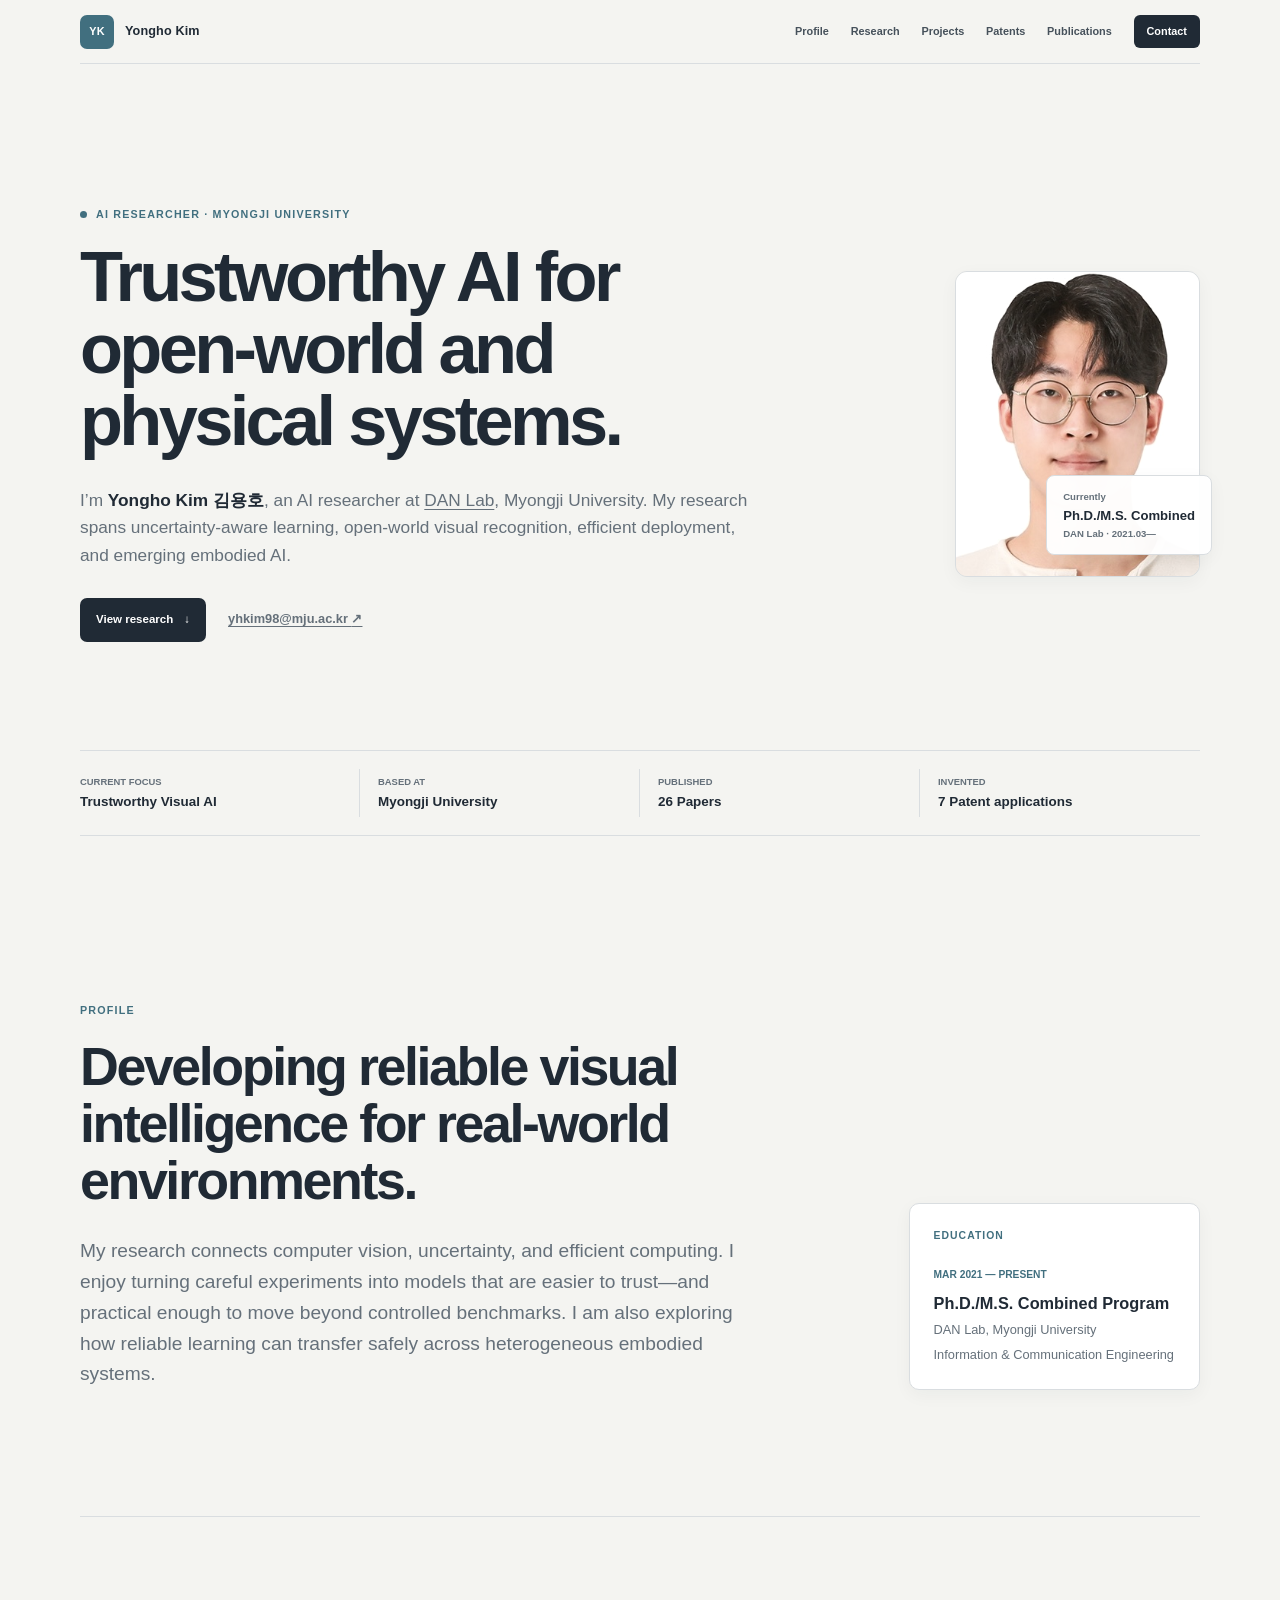
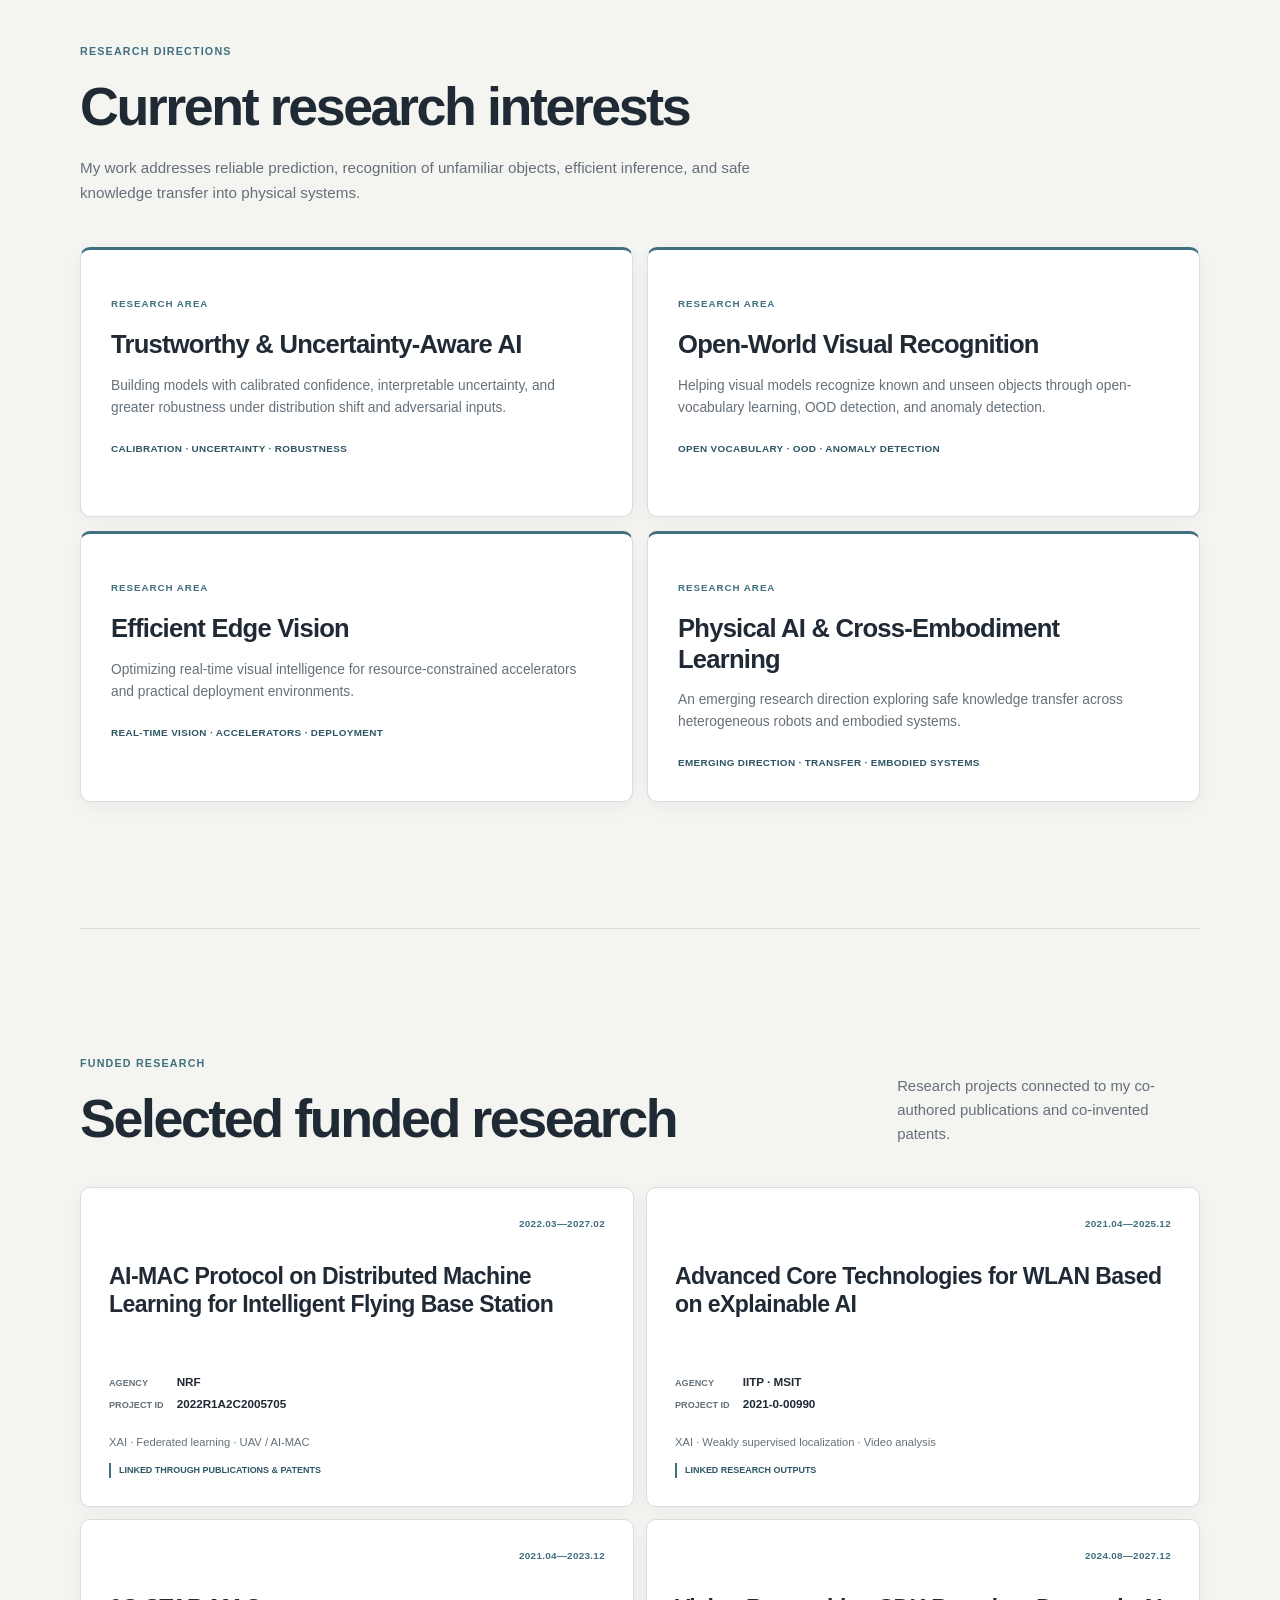
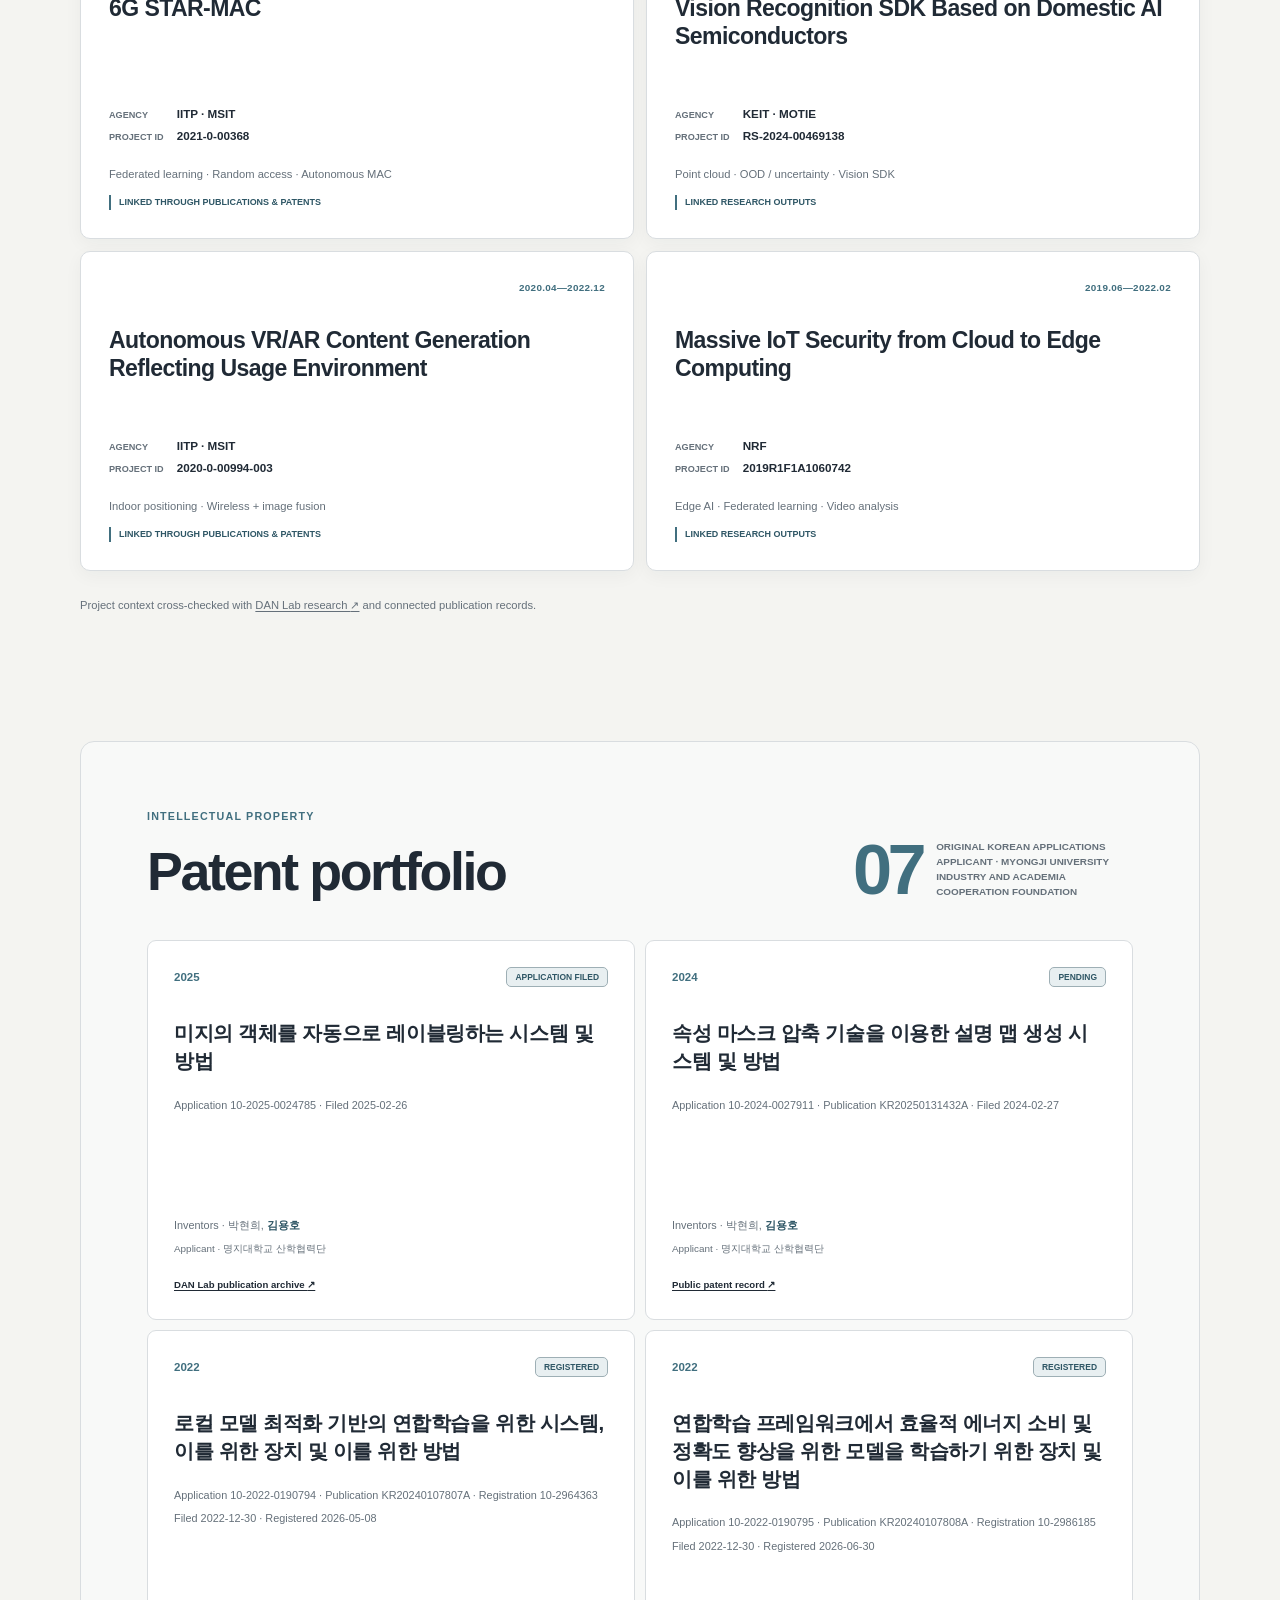
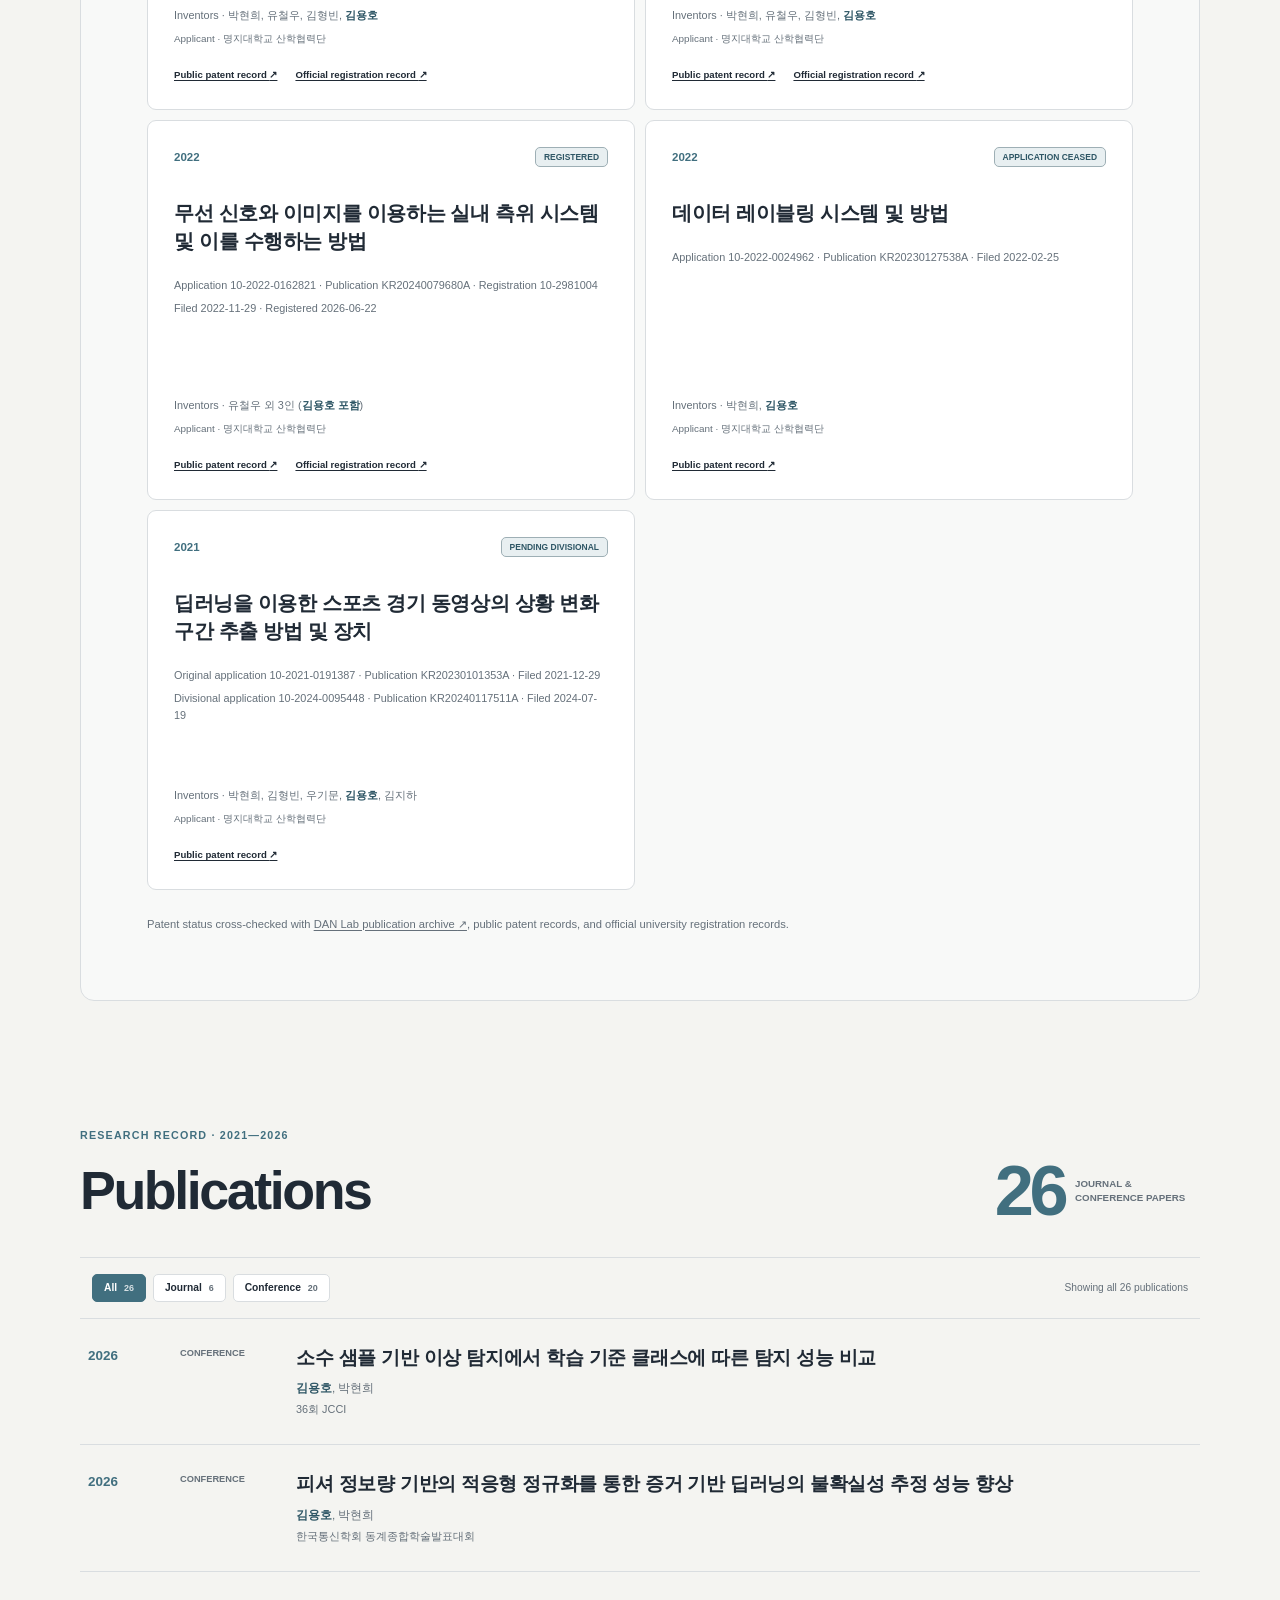
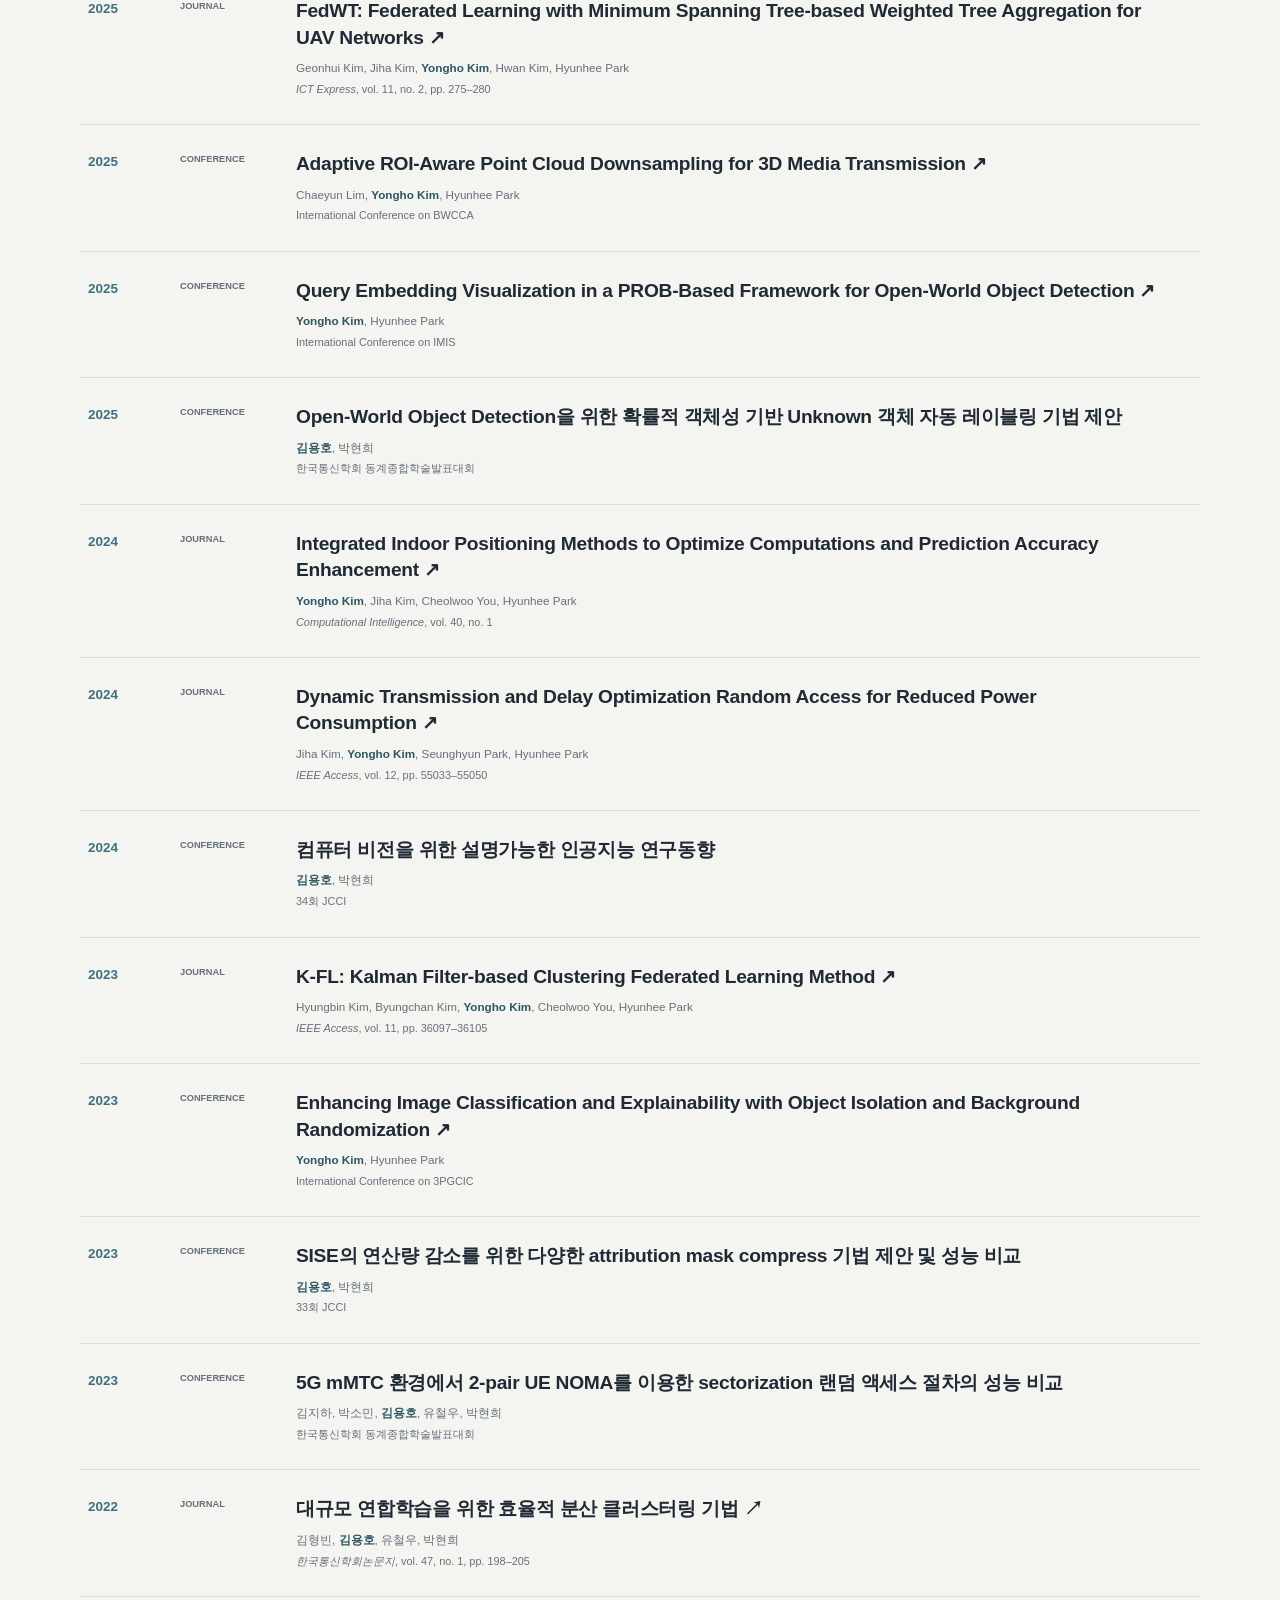
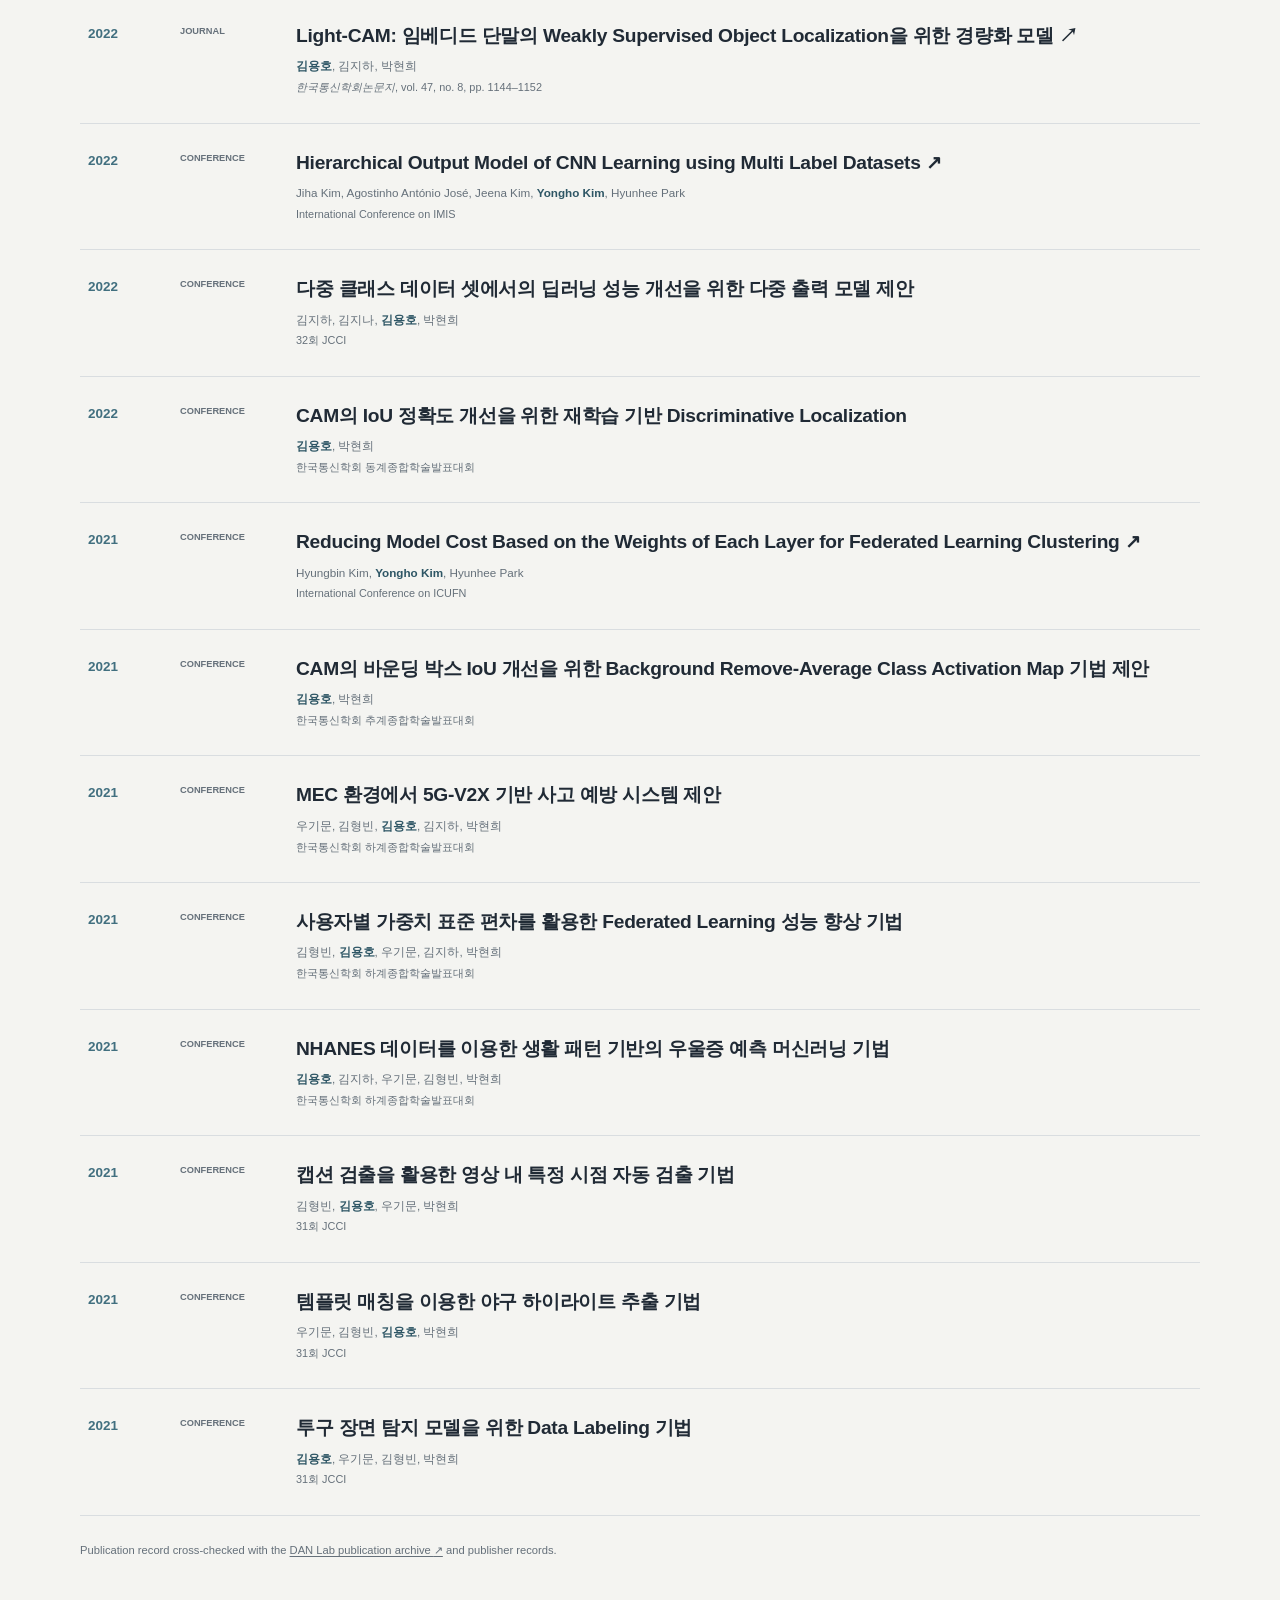
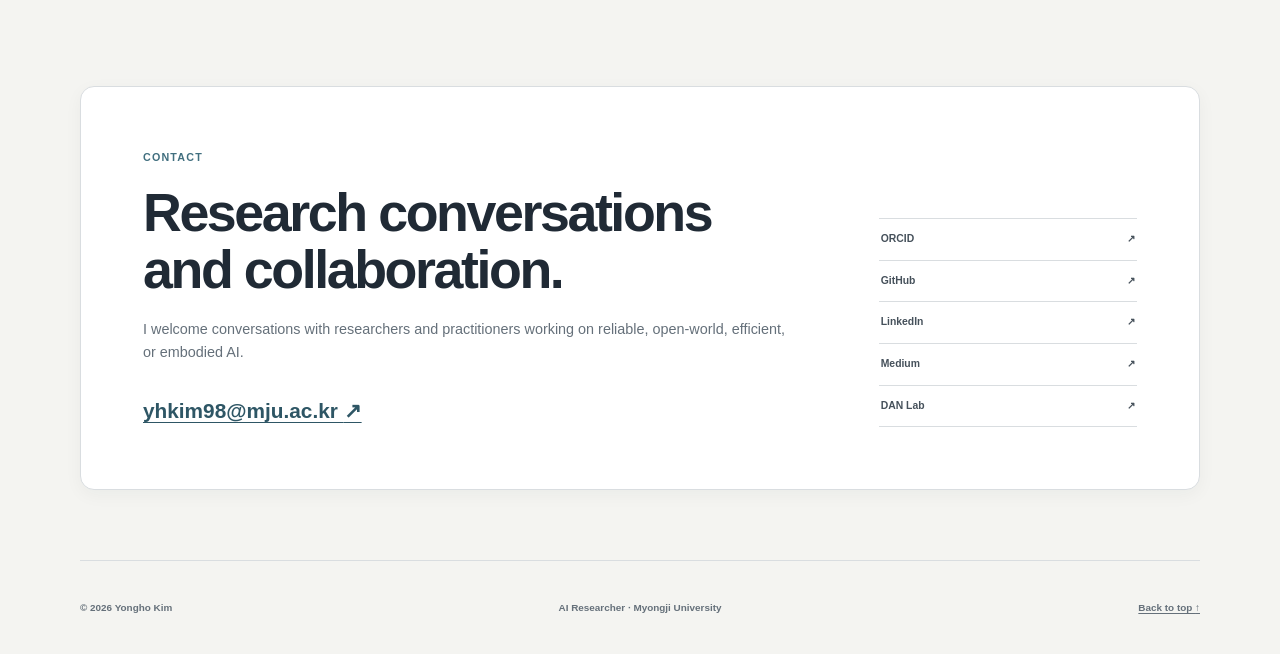
<file: index.html>
<!doctype html>
<html lang="en">
  <head>
    <meta charset="utf-8" />
    <meta name="viewport" content="width=device-width, initial-scale=1" />
    <meta name="theme-color" content="#f4f4f1" />
    <meta name="author" content="Yongho Kim" />
    <meta name="description" content="Yongho Kim is an AI researcher working on uncertainty-aware learning, open-world visual recognition, efficient edge vision, and emerging physical AI at DAN Lab, Myongji University." />
    <meta name="keywords" content="Yongho Kim, 김용호, trustworthy AI, uncertainty-aware learning, open-world visual recognition, edge AI, physical AI, cross-embodiment learning, DAN Lab, Myongji University" />
    <meta property="og:type" content="profile" />
    <meta property="og:title" content="Yongho Kim — AI Researcher" />
    <meta property="og:description" content="Trustworthy visual AI, open-world recognition, efficient deployment, and emerging physical AI." />
    <meta property="og:url" content="https://kyh980909.github.io/" />
    <meta property="og:image" content="https://kyh980909.github.io/img/avatar.jpg" />
    <meta property="og:image:alt" content="Portrait of Yongho Kim" />
    <meta name="twitter:card" content="summary" />
    <meta name="twitter:title" content="Yongho Kim — AI Researcher" />
    <meta name="twitter:description" content="Trustworthy visual AI, efficient edge vision, and emerging physical AI." />
    <title>Yongho Kim — AI Researcher</title>
    <link rel="canonical" href="https://kyh980909.github.io/" />
    <link rel="stylesheet" href="css/cv.css" />
    <script type="application/ld+json">
      {
        "@context": "https://schema.org",
        "@type": "Person",
        "name": "Yongho Kim",
        "alternateName": "김용호",
        "url": "https://kyh980909.github.io/",
        "image": "https://kyh980909.github.io/img/avatar.jpg",
        "email": "mailto:yhkim98@mju.ac.kr",
        "jobTitle": "AI Researcher and Ph.D./M.S. Combined Student",
        "affiliation": [
          { "@type": "Organization", "name": "DAN Lab" },
          { "@type": "CollegeOrUniversity", "name": "Myongji University" }
        ],
        "knowsAbout": ["Artificial Intelligence", "Machine Learning", "Uncertainty-Aware Learning", "Open-World Visual Recognition", "Out-of-Distribution Detection", "Efficient Edge AI", "Physical AI", "Cross-Embodiment Learning", "Funded Research Projects", "Korean Patent Applications"],
        "sameAs": [
          "https://orcid.org/0000-0001-7099-4336",
          "https://github.com/kyh980909/",
          "https://www.linkedin.com/in/yongho-kim-4ba133198/",
          "https://medium.com/@kyh980909"
        ]
      }
    </script>
  </head>
  <body>
    <a class="skip-link" href="#main-content">Skip to content</a>

    <header class="site-header">
      <a class="wordmark" href="#top" aria-label="Yongho Kim, home">
        <span class="wordmark-mark" aria-hidden="true">YK</span>
        <span>Yongho Kim</span>
      </a>
      <nav class="site-nav" aria-label="Primary navigation">
        <a href="#profile">Profile</a>
        <a href="#research">Research</a>
        <a href="#projects">Projects</a>
        <a href="#patents">Patents</a>
        <a href="#publications">Publications</a>
        <a class="nav-contact" href="mailto:yhkim98@mju.ac.kr">Contact</a>
      </nav>
    </header>

    <main id="main-content">
      <section class="hero" id="top" aria-labelledby="hero-title">
        <div class="hero-copy">
          <p class="eyebrow"><span class="status-dot" aria-hidden="true">&nbsp;</span> AI Researcher · Myongji University</p>
          <h1 id="hero-title">Trustworthy AI for open-world and physical systems.</h1>
          <p class="hero-intro">
            I’m <strong>Yongho Kim <span lang="ko">김용호</span></strong>, an AI researcher at
            <a href="https://danlab.mju.ac.kr/" target="_blank" rel="noreferrer">DAN Lab</a>,
            Myongji University. My research spans uncertainty-aware learning, open-world visual
            recognition, efficient deployment, and emerging embodied AI.
          </p>
          <div class="hero-actions">
            <a class="button button-primary" href="#research">View research <span aria-hidden="true">↓</span></a>
            <a class="text-link" href="mailto:yhkim98@mju.ac.kr">yhkim98@mju.ac.kr <span aria-hidden="true">↗</span></a>
          </div>
        </div>

        <div class="hero-portrait">
          <div class="portrait-frame">
            <img src="img/avatar.jpg" alt="Portrait of Yongho Kim" width="400" height="400" />
          </div>
          <div class="portrait-caption">
            <span>Currently</span>
            <strong>Ph.D./M.S. Combined</strong>
            <span>DAN Lab · 2021.03—</span>
          </div>
        </div>

        <section class="hero-index" aria-label="Profile summary">
          <div><span>Current focus</span><strong>Trustworthy Visual AI</strong></div>
          <div><span>Based at</span><strong>Myongji University</strong></div>
          <div><span>Published</span><strong>26 Papers</strong></div>
          <div><span>Invented</span><strong>7 Patent applications</strong></div>
        </section>
      </section>

      <section class="profile section" id="profile" aria-labelledby="profile-title">
        <div class="profile-main">
          <p class="section-kicker">Profile</p>
          <h2 id="profile-title">Developing reliable visual intelligence for real-world environments.</h2>
          <p class="large-copy">
            My research connects computer vision, uncertainty, and efficient computing. I enjoy
            turning careful experiments into models that are easier to trust—and practical enough
            to move beyond controlled benchmarks. I am also exploring how reliable learning can
            transfer safely across heterogeneous embodied systems.
          </p>
        </div>
        <aside class="education" aria-labelledby="education-title">
          <h3 id="education-title">Education</h3>
          <div class="education-entry">
            <p class="education-date">Mar 2021 — Present</p>
            <h4>Ph.D./M.S. Combined Program</h4>
            <p>DAN Lab, Myongji University</p>
            <p>Information &amp; Communication Engineering</p>
          </div>
        </aside>
      </section>

      <section class="research section" id="research" aria-labelledby="research-title">
        <div class="section-heading">
          <div>
            <p class="section-kicker">Research directions</p>
            <h2 id="research-title">Current research interests</h2>
            <p class="section-intro">My work addresses reliable prediction, recognition of unfamiliar objects, efficient inference, and safe knowledge transfer into physical systems.</p>
          </div>
        </div>
        <div class="research-grid">
          <article class="research-card">
            <h3>Trustworthy &amp; Uncertainty-Aware AI</h3>
            <p>Building models with calibrated confidence, interpretable uncertainty, and greater robustness under distribution shift and adversarial inputs.</p>
            <p class="research-tags">Calibration · uncertainty · robustness</p>
          </article>
          <article class="research-card">
            <h3>Open-World Visual Recognition</h3>
            <p>Helping visual models recognize known and unseen objects through open-vocabulary learning, OOD detection, and anomaly detection.</p>
            <p class="research-tags">Open vocabulary · OOD · anomaly detection</p>
          </article>
          <article class="research-card">
            <h3>Efficient Edge Vision</h3>
            <p>Optimizing real-time visual intelligence for resource-constrained accelerators and practical deployment environments.</p>
            <p class="research-tags">Real-time vision · accelerators · deployment</p>
          </article>
          <article class="research-card">
            <h3>Physical AI &amp; Cross-Embodiment Learning</h3>
            <p>An emerging research direction exploring safe knowledge transfer across heterogeneous robots and embodied systems.</p>
            <p class="research-tags">Emerging direction · transfer · embodied systems</p>
          </article>
        </div>
      </section>

      <section class="projects section" id="projects" aria-labelledby="projects-title">
        <div class="portfolio-heading">
          <div>
            <p class="section-kicker">Funded research</p>
            <h2 id="projects-title">Selected funded research</h2>
          </div>
          <p class="portfolio-intro">Research projects connected to my co-authored publications and co-invented patents.</p>
        </div>

        <div class="project-list">
          <article class="project-card" data-project>
            <div class="project-meta"><span class="project-period">2022.03—2027.02</span></div>
            <h3>AI-MAC Protocol on Distributed Machine Learning for Intelligent Flying Base Station</h3>
            <dl><dt>Agency</dt><dd>NRF</dd><dt>Project ID</dt><dd>2022R1A2C2005705</dd></dl>
            <p class="project-topics">XAI · Federated learning · UAV / AI-MAC</p>
            <span class="output-badge">Linked through publications &amp; patents</span>
          </article>
          <article class="project-card" data-project>
            <div class="project-meta"><span class="project-period">2021.04—2025.12</span></div>
            <h3>Advanced Core Technologies for WLAN Based on eXplainable AI</h3>
            <dl><dt>Agency</dt><dd>IITP · MSIT</dd><dt>Project ID</dt><dd>2021-0-00990</dd></dl>
            <p class="project-topics">XAI · Weakly supervised localization · Video analysis</p>
            <span class="output-badge">Linked research outputs</span>
          </article>
          <article class="project-card" data-project>
            <div class="project-meta"><span class="project-period">2021.04—2023.12</span></div>
            <h3>6G STAR-MAC</h3>
            <dl><dt>Agency</dt><dd>IITP · MSIT</dd><dt>Project ID</dt><dd>2021-0-00368</dd></dl>
            <p class="project-topics">Federated learning · Random access · Autonomous MAC</p>
            <span class="output-badge">Linked through publications &amp; patents</span>
          </article>
          <article class="project-card" data-project>
            <div class="project-meta"><span class="project-period">2024.08—2027.12</span></div>
            <h3>Vision Recognition SDK Based on Domestic AI Semiconductors</h3>
            <dl><dt>Agency</dt><dd>KEIT · MOTIE</dd><dt>Project ID</dt><dd>RS-2024-00469138</dd></dl>
            <p class="project-topics">Point cloud · OOD / uncertainty · Vision SDK</p>
            <span class="output-badge">Linked research outputs</span>
          </article>
          <article class="project-card" data-project>
            <div class="project-meta"><span class="project-period">2020.04—2022.12</span></div>
            <h3>Autonomous VR/AR Content Generation Reflecting Usage Environment</h3>
            <dl><dt>Agency</dt><dd>IITP · MSIT</dd><dt>Project ID</dt><dd>2020-0-00994-003</dd></dl>
            <p class="project-topics">Indoor positioning · Wireless + image fusion</p>
            <span class="output-badge">Linked through publications &amp; patents</span>
          </article>
          <article class="project-card" data-project>
            <div class="project-meta"><span class="project-period">2019.06—2022.02</span></div>
            <h3>Massive IoT Security from Cloud to Edge Computing</h3>
            <dl><dt>Agency</dt><dd>NRF</dd><dt>Project ID</dt><dd>2019R1F1A1060742</dd></dl>
            <p class="project-topics">Edge AI · Federated learning · Video analysis</p>
            <span class="output-badge">Linked research outputs</span>
          </article>
        </div>
        <p class="portfolio-source">Project context cross-checked with <a href="https://danlab.mju.ac.kr/research/" target="_blank" rel="noreferrer">DAN Lab research <span aria-hidden="true">↗</span></a> and connected publication records.</p>
      </section>

      <section class="patents section" id="patents" aria-labelledby="patents-title">
        <div class="portfolio-heading">
          <div>
            <p class="section-kicker">Intellectual property</p>
            <h2 id="patents-title">Patent portfolio</h2>
          </div>
          <div class="patent-overview">
            <strong>07</strong>
            <p>Original Korean applications<br />Applicant · Myongji University Industry and Academia Cooperation Foundation</p>
          </div>
        </div>

        <ol class="patent-list">
          <li class="patent-card" data-patent>
            <div class="patent-topline"><span class="patent-year">2025</span><span class="status-badge status-filed">Application filed</span></div>
            <h3 lang="ko">미지의 객체를 자동으로 레이블링하는 시스템 및 방법</h3>
            <p class="patent-number">Application 10-2025-0024785 · Filed 2025-02-26</p>
            <p class="patent-inventors">Inventors · <span lang="ko">박현희, <strong>김용호</strong></span></p>
            <p class="patent-applicant">Applicant · <span lang="ko">명지대학교 산학협력단</span></p>
            <a class="patent-link" href="https://danlab.mju.ac.kr/publications/" target="_blank" rel="noreferrer">DAN Lab publication archive <span aria-hidden="true">↗</span></a>
          </li>
          <li class="patent-card" data-patent>
            <div class="patent-topline"><span class="patent-year">2024</span><span class="status-badge status-pending">Pending</span></div>
            <h3 lang="ko">속성 마스크 압축 기술을 이용한 설명 맵 생성 시스템 및 방법</h3>
            <p class="patent-number">Application 10-2024-0027911 · Publication KR20250131432A · Filed 2024-02-27</p>
            <p class="patent-inventors">Inventors · <span lang="ko">박현희, <strong>김용호</strong></span></p>
            <p class="patent-applicant">Applicant · <span lang="ko">명지대학교 산학협력단</span></p>
            <a class="patent-link" href="https://patents.google.com/patent/KR20250131432A/en" target="_blank" rel="noreferrer">Public patent record <span aria-hidden="true">↗</span></a>
          </li>
          <li class="patent-card" data-patent>
            <div class="patent-topline"><span class="patent-year">2022</span><span class="status-badge status-registered">Registered</span></div>
            <h3 lang="ko">로컬 모델 최적화 기반의 연합학습을 위한 시스템, 이를 위한 장치 및 이를 위한 방법</h3>
            <p class="patent-number">Application 10-2022-0190794 · Publication KR20240107807A · Registration 10-2964363</p>
            <p class="patent-date">Filed 2022-12-30 · Registered 2026-05-08</p>
            <p class="patent-inventors">Inventors · <span lang="ko">박현희, 유철우, 김형빈, <strong>김용호</strong></span></p>
            <p class="patent-applicant">Applicant · <span lang="ko">명지대학교 산학협력단</span></p>
            <div class="patent-links">
              <a class="patent-link" href="https://patents.google.com/patent/KR20240107807A/en" target="_blank" rel="noreferrer">Public patent record <span aria-hidden="true">↗</span></a>
              <a class="patent-link" href="https://www.mju.ac.kr/rsrchPtnt/mjuresearch/528/view.do" target="_blank" rel="noreferrer">Official registration record <span aria-hidden="true">↗</span></a>
            </div>
          </li>
          <li class="patent-card" data-patent>
            <div class="patent-topline"><span class="patent-year">2022</span><span class="status-badge status-registered">Registered</span></div>
            <h3 lang="ko">연합학습 프레임워크에서 효율적 에너지 소비 및 정확도 향상을 위한 모델을 학습하기 위한 장치 및 이를 위한 방법</h3>
            <p class="patent-number">Application 10-2022-0190795 · Publication KR20240107808A · Registration 10-2986185</p>
            <p class="patent-date">Filed 2022-12-30 · Registered 2026-06-30</p>
            <p class="patent-inventors">Inventors · <span lang="ko">박현희, 유철우, 김형빈, <strong>김용호</strong></span></p>
            <p class="patent-applicant">Applicant · <span lang="ko">명지대학교 산학협력단</span></p>
            <div class="patent-links">
              <a class="patent-link" href="https://patents.google.com/patent/KR20240107808A/en" target="_blank" rel="noreferrer">Public patent record <span aria-hidden="true">↗</span></a>
              <a class="patent-link" href="https://www.mju.ac.kr/rsrchPtnt/mjuresearch/534/view.do" target="_blank" rel="noreferrer">Official registration record <span aria-hidden="true">↗</span></a>
            </div>
          </li>
          <li class="patent-card" data-patent>
            <div class="patent-topline"><span class="patent-year">2022</span><span class="status-badge status-registered">Registered</span></div>
            <h3 lang="ko">무선 신호와 이미지를 이용하는 실내 측위 시스템 및 이를 수행하는 방법</h3>
            <p class="patent-number">Application 10-2022-0162821 · Publication KR20240079680A · Registration 10-2981004</p>
            <p class="patent-date">Filed 2022-11-29 · Registered 2026-06-22</p>
            <p class="patent-inventors">Inventors · <span lang="ko">유철우 외 3인 (<strong>김용호 포함</strong>)</span></p>
            <p class="patent-applicant">Applicant · <span lang="ko">명지대학교 산학협력단</span></p>
            <div class="patent-links">
              <a class="patent-link" href="https://patents.google.com/patent/KR20240079680A/en" target="_blank" rel="noreferrer">Public patent record <span aria-hidden="true">↗</span></a>
              <a class="patent-link" href="https://www.mju.ac.kr/rsrchPtnt/mjuresearch/532/view.do" target="_blank" rel="noreferrer">Official registration record <span aria-hidden="true">↗</span></a>
            </div>
          </li>
          <li class="patent-card" data-patent>
            <div class="patent-topline"><span class="patent-year">2022</span><span class="status-badge status-ceased">Application ceased</span></div>
            <h3 lang="ko">데이터 레이블링 시스템 및 방법</h3>
            <p class="patent-number">Application 10-2022-0024962 · Publication KR20230127538A · Filed 2022-02-25</p>
            <p class="patent-inventors">Inventors · <span lang="ko">박현희, <strong>김용호</strong></span></p>
            <p class="patent-applicant">Applicant · <span lang="ko">명지대학교 산학협력단</span></p>
            <a class="patent-link" href="https://patents.google.com/patent/KR20230127538A/en" target="_blank" rel="noreferrer">Public patent record <span aria-hidden="true">↗</span></a>
          </li>
          <li class="patent-card" data-patent>
            <div class="patent-topline"><span class="patent-year">2021</span><span class="status-badge status-pending">Pending divisional</span></div>
            <h3 lang="ko">딥러닝을 이용한 스포츠 경기 동영상의 상황 변화 구간 추출 방법 및 장치</h3>
            <p class="patent-number">Original application 10-2021-0191387 · Publication KR20230101353A · Filed 2021-12-29</p>
            <p class="patent-date">Divisional application 10-2024-0095448 · Publication KR20240117511A · Filed 2024-07-19</p>
            <p class="patent-inventors">Inventors · <span lang="ko">박현희, 김형빈, 우기문, <strong>김용호</strong>, 김지하</span></p>
            <p class="patent-applicant">Applicant · <span lang="ko">명지대학교 산학협력단</span></p>
            <a class="patent-link" href="https://patents.google.com/patent/KR20240117511A/en" target="_blank" rel="noreferrer">Public patent record <span aria-hidden="true">↗</span></a>
          </li>
        </ol>
        <p class="portfolio-source portfolio-source-dark">Patent status cross-checked with <a href="https://danlab.mju.ac.kr/publications/" target="_blank" rel="noreferrer">DAN Lab publication archive <span aria-hidden="true">↗</span></a>, public patent records, and official university registration records.</p>
      </section>

      <section class="publications section" id="publications" aria-labelledby="publications-title">
        <div class="publications-head">
          <div>
            <p class="section-kicker">Research record · 2021—2026</p>
            <h2 id="publications-title">Publications</h2>
          </div>
          <p class="publication-summary"><strong id="publication-count">26</strong><span id="publication-count-label">journal &amp; conference papers</span></p>
        </div>

        <div class="publication-controls" role="group" aria-label="Filter publications">
          <div class="filter-group" role="group" aria-label="Publication type">
            <button class="filter-button is-active" type="button" data-filter="all" aria-pressed="true">All <span>26</span></button>
            <button class="filter-button" type="button" data-filter="journal" aria-pressed="false">Journal <span>6</span></button>
            <button class="filter-button" type="button" data-filter="conference" aria-pressed="false">Conference <span>20</span></button>
          </div>
          <p class="filter-note" aria-live="polite" id="filter-status">Showing all 26 publications</p>
        </div>

        <ol class="publication-list">
          <li class="publication-item" data-type="conference"><span class="pub-year">2026</span><span class="pub-type">Conference</span><div class="pub-content"><h3 lang="ko">소수 샘플 기반 이상 탐지에서 학습 기준 클래스에 따른 탐지 성능 비교</h3><p class="pub-authors" lang="ko"><strong>김용호</strong>, 박현희</p><p class="pub-venue" lang="ko">36회 JCCI</p></div></li>
          <li class="publication-item" data-type="conference"><span class="pub-year">2026</span><span class="pub-type">Conference</span><div class="pub-content"><h3 lang="ko">피셔 정보량 기반의 적응형 정규화를 통한 증거 기반 딥러닝의 불확실성 추정 성능 향상</h3><p class="pub-authors" lang="ko"><strong>김용호</strong>, 박현희</p><p class="pub-venue" lang="ko">한국통신학회 동계종합학술발표대회</p></div></li>
          <li class="publication-item" data-type="journal"><span class="pub-year">2025</span><span class="pub-type">Journal</span><div class="pub-content"><h3><a href="https://doi.org/10.1016/j.icte.2024.12.005" target="_blank" rel="noreferrer">FedWT: Federated Learning with Minimum Spanning Tree-based Weighted Tree Aggregation for UAV Networks <span aria-hidden="true">↗</span></a></h3><p class="pub-authors">Geonhui Kim, Jiha Kim, <strong>Yongho Kim</strong>, Hwan Kim, Hyunhee Park</p><p class="pub-venue"><cite>ICT Express</cite>, vol. 11, no. 2, pp. 275–280</p></div></li>
          <li class="publication-item" data-type="conference"><span class="pub-year">2025</span><span class="pub-type">Conference</span><div class="pub-content"><h3><a href="https://doi.org/10.1007/978-3-032-10347-5_6" target="_blank" rel="noreferrer">Adaptive ROI-Aware Point Cloud Downsampling for 3D Media Transmission <span aria-hidden="true">↗</span></a></h3><p class="pub-authors">Chaeyun Lim, <strong>Yongho Kim</strong>, Hyunhee Park</p><p class="pub-venue">International Conference on BWCCA</p></div></li>
          <li class="publication-item" data-type="conference"><span class="pub-year">2025</span><span class="pub-type">Conference</span><div class="pub-content"><h3><a href="https://doi.org/10.1007/978-3-031-96093-2_22" target="_blank" rel="noreferrer">Query Embedding Visualization in a PROB-Based Framework for Open-World Object Detection <span aria-hidden="true">↗</span></a></h3><p class="pub-authors"><strong>Yongho Kim</strong>, Hyunhee Park</p><p class="pub-venue">International Conference on IMIS</p></div></li>
          <li class="publication-item" data-type="conference"><span class="pub-year">2025</span><span class="pub-type">Conference</span><div class="pub-content"><h3 lang="ko">Open-World Object Detection을 위한 확률적 객체성 기반 Unknown 객체 자동 레이블링 기법 제안</h3><p class="pub-authors" lang="ko"><strong>김용호</strong>, 박현희</p><p class="pub-venue" lang="ko">한국통신학회 동계종합학술발표대회</p></div></li>
          <li class="publication-item" data-type="journal"><span class="pub-year">2024</span><span class="pub-type">Journal</span><div class="pub-content"><h3><a href="https://doi.org/10.1111/coin.12620" target="_blank" rel="noreferrer">Integrated Indoor Positioning Methods to Optimize Computations and Prediction Accuracy Enhancement <span aria-hidden="true">↗</span></a></h3><p class="pub-authors"><strong>Yongho Kim</strong>, Jiha Kim, Cheolwoo You, Hyunhee Park</p><p class="pub-venue"><cite>Computational Intelligence</cite>, vol. 40, no. 1</p></div></li>
          <li class="publication-item" data-type="journal"><span class="pub-year">2024</span><span class="pub-type">Journal</span><div class="pub-content"><h3><a href="https://doi.org/10.1109/ACCESS.2024.3388498" target="_blank" rel="noreferrer">Dynamic Transmission and Delay Optimization Random Access for Reduced Power Consumption <span aria-hidden="true">↗</span></a></h3><p class="pub-authors">Jiha Kim, <strong>Yongho Kim</strong>, Seunghyun Park, Hyunhee Park</p><p class="pub-venue"><cite>IEEE Access</cite>, vol. 12, pp. 55033–55050</p></div></li>
          <li class="publication-item" data-type="conference"><span class="pub-year">2024</span><span class="pub-type">Conference</span><div class="pub-content"><h3 lang="ko">컴퓨터 비전을 위한 설명가능한 인공지능 연구동향</h3><p class="pub-authors" lang="ko"><strong>김용호</strong>, 박현희</p><p class="pub-venue" lang="ko">34회 JCCI</p></div></li>
          <li class="publication-item" data-type="journal"><span class="pub-year">2023</span><span class="pub-type">Journal</span><div class="pub-content"><h3><a href="https://doi.org/10.1109/ACCESS.2023.3264584" target="_blank" rel="noreferrer">K-FL: Kalman Filter-based Clustering Federated Learning Method <span aria-hidden="true">↗</span></a></h3><p class="pub-authors">Hyungbin Kim, Byungchan Kim, <strong>Yongho Kim</strong>, Cheolwoo You, Hyunhee Park</p><p class="pub-venue"><cite>IEEE Access</cite>, vol. 11, pp. 36097–36105</p></div></li>
          <li class="publication-item" data-type="conference"><span class="pub-year">2023</span><span class="pub-type">Conference</span><div class="pub-content"><h3><a href="https://doi.org/10.1007/978-3-031-46970-1_7" target="_blank" rel="noreferrer">Enhancing Image Classification and Explainability with Object Isolation and Background Randomization <span aria-hidden="true">↗</span></a></h3><p class="pub-authors"><strong>Yongho Kim</strong>, Hyunhee Park</p><p class="pub-venue">International Conference on 3PGCIC</p></div></li>
          <li class="publication-item" data-type="conference"><span class="pub-year">2023</span><span class="pub-type">Conference</span><div class="pub-content"><h3 lang="ko">SISE의 연산량 감소를 위한 다양한 attribution mask compress 기법 제안 및 성능 비교</h3><p class="pub-authors" lang="ko"><strong>김용호</strong>, 박현희</p><p class="pub-venue" lang="ko">33회 JCCI</p></div></li>
          <li class="publication-item" data-type="conference"><span class="pub-year">2023</span><span class="pub-type">Conference</span><div class="pub-content"><h3 lang="ko">5G mMTC 환경에서 2-pair UE NOMA를 이용한 sectorization 랜덤 액세스 절차의 성능 비교</h3><p class="pub-authors" lang="ko">김지하, 박소민, <strong>김용호</strong>, 유철우, 박현희</p><p class="pub-venue" lang="ko">한국통신학회 동계종합학술발표대회</p></div></li>
          <li class="publication-item" data-type="journal"><span class="pub-year">2022</span><span class="pub-type">Journal</span><div class="pub-content"><h3 lang="ko"><a href="https://doi.org/10.7840/kics.2022.47.1.198" target="_blank" rel="noreferrer">대규모 연합학습을 위한 효율적 분산 클러스터링 기법 <span aria-hidden="true">↗</span></a></h3><p class="pub-authors" lang="ko">김형빈, <strong>김용호</strong>, 유철우, 박현희</p><p class="pub-venue"><cite lang="ko">한국통신학회논문지</cite>, vol. 47, no. 1, pp. 198–205</p></div></li>
          <li class="publication-item" data-type="journal"><span class="pub-year">2022</span><span class="pub-type">Journal</span><div class="pub-content"><h3 lang="ko"><a href="https://doi.org/10.7840/kics.2022.47.8.1144" target="_blank" rel="noreferrer">Light-CAM: 임베디드 단말의 Weakly Supervised Object Localization을 위한 경량화 모델 <span aria-hidden="true">↗</span></a></h3><p class="pub-authors" lang="ko"><strong>김용호</strong>, 김지하, 박현희</p><p class="pub-venue"><cite lang="ko">한국통신학회논문지</cite>, vol. 47, no. 8, pp. 1144–1152</p></div></li>
          <li class="publication-item" data-type="conference"><span class="pub-year">2022</span><span class="pub-type">Conference</span><div class="pub-content"><h3><a href="https://doi.org/10.1007/978-3-031-08819-3_15" target="_blank" rel="noreferrer">Hierarchical Output Model of CNN Learning using Multi Label Datasets <span aria-hidden="true">↗</span></a></h3><p class="pub-authors">Jiha Kim, Agostinho António José, Jeena Kim, <strong>Yongho Kim</strong>, Hyunhee Park</p><p class="pub-venue">International Conference on IMIS</p></div></li>
          <li class="publication-item" data-type="conference"><span class="pub-year">2022</span><span class="pub-type">Conference</span><div class="pub-content"><h3 lang="ko">다중 클래스 데이터 셋에서의 딥러닝 성능 개선을 위한 다중 출력 모델 제안</h3><p class="pub-authors" lang="ko">김지하, 김지나, <strong>김용호</strong>, 박현희</p><p class="pub-venue" lang="ko">32회 JCCI</p></div></li>
          <li class="publication-item" data-type="conference"><span class="pub-year">2022</span><span class="pub-type">Conference</span><div class="pub-content"><h3 lang="ko">CAM의 IoU 정확도 개선을 위한 재학습 기반 Discriminative Localization</h3><p class="pub-authors" lang="ko"><strong>김용호</strong>, 박현희</p><p class="pub-venue" lang="ko">한국통신학회 동계종합학술발표대회</p></div></li>
          <li class="publication-item" data-type="conference"><span class="pub-year">2021</span><span class="pub-type">Conference</span><div class="pub-content"><h3><a href="https://doi.org/10.1109/ICUFN49451.2021.9528575" target="_blank" rel="noreferrer">Reducing Model Cost Based on the Weights of Each Layer for Federated Learning Clustering <span aria-hidden="true">↗</span></a></h3><p class="pub-authors">Hyungbin Kim, <strong>Yongho Kim</strong>, Hyunhee Park</p><p class="pub-venue">International Conference on ICUFN</p></div></li>
          <li class="publication-item" data-type="conference"><span class="pub-year">2021</span><span class="pub-type">Conference</span><div class="pub-content"><h3 lang="ko">CAM의 바운딩 박스 IoU 개선을 위한 Background Remove-Average Class Activation Map 기법 제안</h3><p class="pub-authors" lang="ko"><strong>김용호</strong>, 박현희</p><p class="pub-venue" lang="ko">한국통신학회 추계종합학술발표대회</p></div></li>
          <li class="publication-item" data-type="conference"><span class="pub-year">2021</span><span class="pub-type">Conference</span><div class="pub-content"><h3 lang="ko">MEC 환경에서 5G-V2X 기반 사고 예방 시스템 제안</h3><p class="pub-authors" lang="ko">우기문, 김형빈, <strong>김용호</strong>, 김지하, 박현희</p><p class="pub-venue" lang="ko">한국통신학회 하계종합학술발표대회</p></div></li>
          <li class="publication-item" data-type="conference"><span class="pub-year">2021</span><span class="pub-type">Conference</span><div class="pub-content"><h3 lang="ko">사용자별 가중치 표준 편차를 활용한 Federated Learning 성능 향상 기법</h3><p class="pub-authors" lang="ko">김형빈, <strong>김용호</strong>, 우기문, 김지하, 박현희</p><p class="pub-venue" lang="ko">한국통신학회 하계종합학술발표대회</p></div></li>
          <li class="publication-item" data-type="conference"><span class="pub-year">2021</span><span class="pub-type">Conference</span><div class="pub-content"><h3 lang="ko">NHANES 데이터를 이용한 생활 패턴 기반의 우울증 예측 머신러닝 기법</h3><p class="pub-authors" lang="ko"><strong>김용호</strong>, 김지하, 우기문, 김형빈, 박현희</p><p class="pub-venue" lang="ko">한국통신학회 하계종합학술발표대회</p></div></li>
          <li class="publication-item" data-type="conference"><span class="pub-year">2021</span><span class="pub-type">Conference</span><div class="pub-content"><h3 lang="ko">캡션 검출을 활용한 영상 내 특정 시점 자동 검출 기법</h3><p class="pub-authors" lang="ko">김형빈, <strong>김용호</strong>, 우기문, 박현희</p><p class="pub-venue" lang="ko">31회 JCCI</p></div></li>
          <li class="publication-item" data-type="conference"><span class="pub-year">2021</span><span class="pub-type">Conference</span><div class="pub-content"><h3 lang="ko">템플릿 매칭을 이용한 야구 하이라이트 추출 기법</h3><p class="pub-authors" lang="ko">우기문, 김형빈, <strong>김용호</strong>, 박현희</p><p class="pub-venue" lang="ko">31회 JCCI</p></div></li>
          <li class="publication-item" data-type="conference"><span class="pub-year">2021</span><span class="pub-type">Conference</span><div class="pub-content"><h3 lang="ko">투구 장면 탐지 모델을 위한 Data Labeling 기법</h3><p class="pub-authors" lang="ko"><strong>김용호</strong>, 우기문, 김형빈, 박현희</p><p class="pub-venue" lang="ko">31회 JCCI</p></div></li>
        </ol>
        <p class="publication-source">Publication record cross-checked with the <a href="https://danlab.mju.ac.kr/publications/" target="_blank" rel="noreferrer">DAN Lab publication archive <span aria-hidden="true">↗</span></a> and publisher records.</p>
      </section>

      <section class="contact section" id="contact" aria-labelledby="contact-title">
        <div class="contact-copy">
          <p class="section-kicker">Contact</p>
          <h2 id="contact-title">Research conversations and collaboration.</h2>
          <p class="contact-note">I welcome conversations with researchers and practitioners working on reliable, open-world, efficient, or embodied AI.</p>
          <a class="contact-email" href="mailto:yhkim98@mju.ac.kr">yhkim98@mju.ac.kr <span aria-hidden="true">↗</span></a>
        </div>
        <nav class="contact-links" aria-label="Social profiles">
          <a href="https://orcid.org/0000-0001-7099-4336" target="_blank" rel="noreferrer"><span>ORCID</span><span aria-hidden="true">↗</span></a>
          <a href="https://github.com/kyh980909/" target="_blank" rel="noreferrer"><span>GitHub</span><span aria-hidden="true">↗</span></a>
          <a href="https://www.linkedin.com/in/yongho-kim-4ba133198/" target="_blank" rel="noreferrer"><span>LinkedIn</span><span aria-hidden="true">↗</span></a>
          <a href="https://medium.com/@kyh980909" target="_blank" rel="noreferrer"><span>Medium</span><span aria-hidden="true">↗</span></a>
          <a href="https://danlab.mju.ac.kr/" target="_blank" rel="noreferrer"><span>DAN Lab</span><span aria-hidden="true">↗</span></a>
        </nav>
      </section>
    </main>

    <footer class="site-footer">
      <p>© <span id="current-year">2026</span> Yongho Kim</p>
      <p>AI Researcher · Myongji University</p>
      <a href="#top">Back to top <span aria-hidden="true">↑</span></a>
    </footer>
    <script src="js/cv.js" defer></script>
  </body>
</html>
</file>
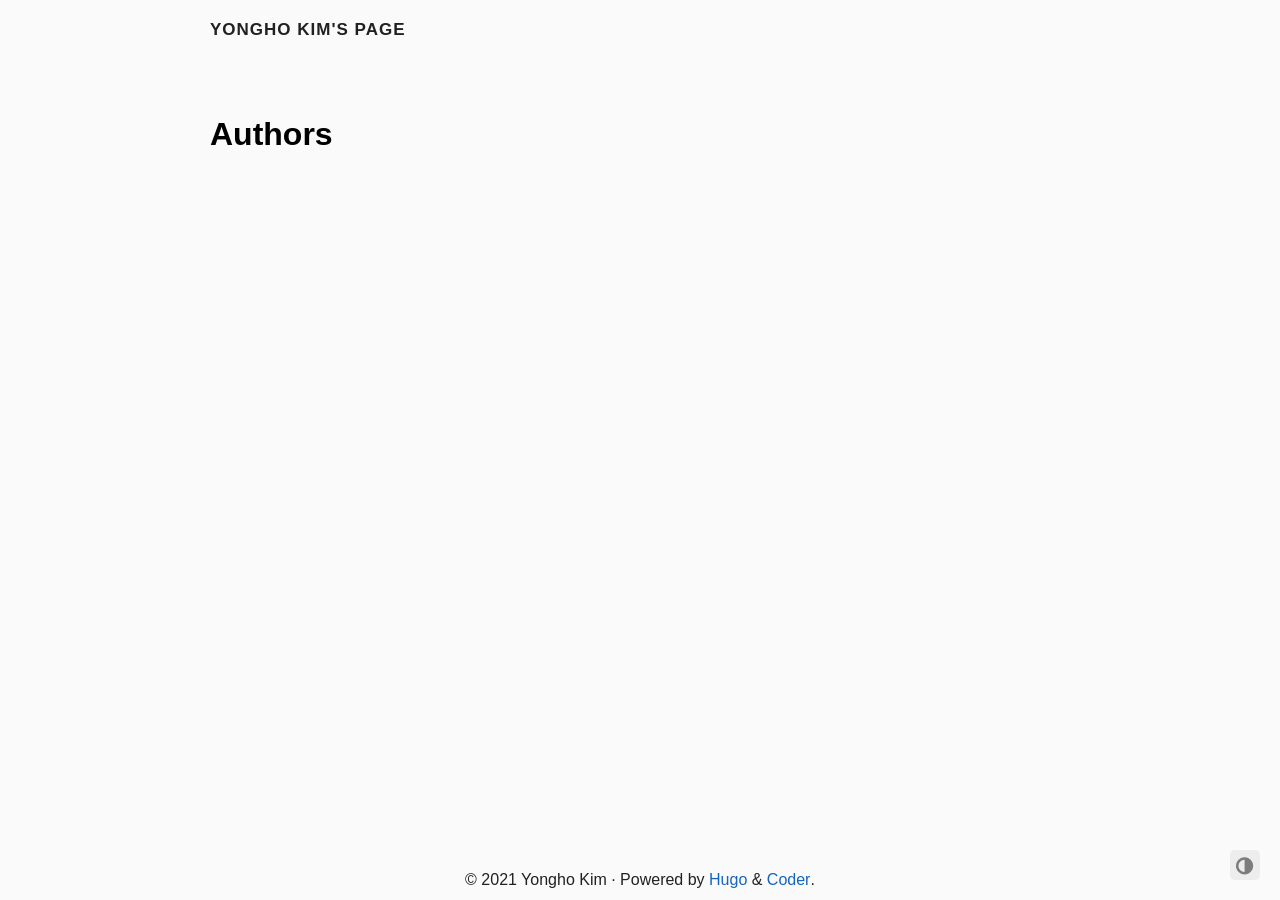
<file: authors/index.html>
<!DOCTYPE html>
<html lang="en">

  <head>
    <meta charset="utf-8">
    <meta name="viewport" content="width=device-width, initial-scale=1.0">
    <meta http-equiv="Content-Language" content="en">
    <meta name="color-scheme" content="light dark">
    
    
      <meta http-equiv="Content-Security-Policy" content="upgrade-insecure-requests; block-all-mixed-content; default-src 'self'; child-src 'self'; font-src 'self' https://fonts.gstatic.com https://cdn.jsdelivr.net/; form-action 'self'; frame-src 'self'; img-src 'self'; object-src 'none'; style-src 'self' 'unsafe-inline' https://fonts.googleapis.com/ https://cdn.jsdelivr.net/; script-src 'self' 'unsafe-inline'; prefetch-src 'self';">
    

    <meta name="author" content="Yongho Kim">
    <meta name="description" content="Yongho Kim&#39;s personal website">
    <meta name="keywords" content="blog,developer,personal">

    <meta name="twitter:card" content="summary"/>
<meta name="twitter:title" content="Authors"/>
<meta name="twitter:description" content="Yongho Kim&#39;s personal website"/>

    <meta property="og:title" content="Authors" />
<meta property="og:description" content="Yongho Kim&#39;s personal website" />
<meta property="og:type" content="website" />
<meta property="og:url" content="https://kyh980909.github.io/authors/" />



    <title>Authors · Yongho Kim&#39;s page</title>

    
      <link rel="canonical" href="https://kyh980909.github.io/authors/">
    

    
    
    <link rel="preload" href="/fonts/forkawesome-webfont.woff2?v=1.1.7" as="font" type="font/woff2" integrity="sha256-hEIt6X6xzye8ubyk8/uxjz68cRZHsJxoKS9fQ8idUGQ=" crossorigin>

    
      
      
      <link rel="stylesheet" href="/css/coder.min.ec198d25949ddd79a670b1ead43ca88e0bc2c1343266d0df0a9eeb7f3f207777.css" integrity="sha256-7BmNJZSd3XmmcLHq1DyojgvCwTQyZtDfCp7rfz8gd3c=" crossorigin="anonymous" media="screen" />
    

    

    
      
        
        
        <link rel="stylesheet" href="/css/coder-dark.min.89c82b6022b96f77aeb521b240daec4f87ea029d84d1c78b8acd0735b91b3c92.css" integrity="sha256-icgrYCK5b3eutSGyQNrsT4fqAp2E0ceLis0HNbkbPJI=" crossorigin="anonymous" media="screen" />
      
    

    

    



    <link rel="alternate" type="application/rss+xml" href="/authors/index.xml" title="Yongho Kim's page" />
    
      <script defer src="https://twemoji.maxcdn.com/v/13.0.1/twemoji.min.js"
        integrity="sha384-5f4X0lBluNY/Ib4VhGx0Pf6iDCF99VGXJIyYy7dDLY5QlEd7Ap0hICSSZA1XYbc4" crossorigin="anonymous"></script>
    

    <meta name="generator" content="Hugo 0.68.3" />
  </head>

  
  
    
  
  <body class="colorscheme-auto"
        onload=" twemoji.parse(document.body); "
  >
    
<div class="float-container">
    <a id="dark-mode-toggle" class="colorscheme-toggle">
        <i class="fa fa-adjust fa-fw" aria-hidden="true"></i>
    </a>
</div>


    <main class="wrapper">
      <nav class="navigation">
  <section class="container">
    <a class="navigation-title" href="/">
      Yongho Kim&#39;s page
    </a>
    
  </section>
</nav>


      <div class="content">
        
  <section class="container list">
  <h1 class="title">
    <a class="title-link" href="https://kyh980909.github.io/authors/">Authors</a>
  </h1>
  
  <ul>
    
  </ul>
  






</section>


      </div>

      
  <footer class="footer">
    <section class="container">
      
      
        ©
        
        2021
         Yongho Kim 
      
      
         · 
        Powered by <a href="https://gohugo.io/">Hugo</a> & <a href="https://github.com/luizdepra/hugo-coder/">Coder</a>.
      
      
        
      
    </section>
  </footer>


    </main>

    
      
        
        <script src="/js/dark-mode.min.0213e1773e6d1c5a644f847c67a6f8abac49a3776e2976f6008038af8c5b76a1.js" integrity="sha256-AhPhdz5tHFpkT4R8Z6b4q6xJo3duKXb2AIA4r4xbdqE="></script>
</body>

</html>
</file>
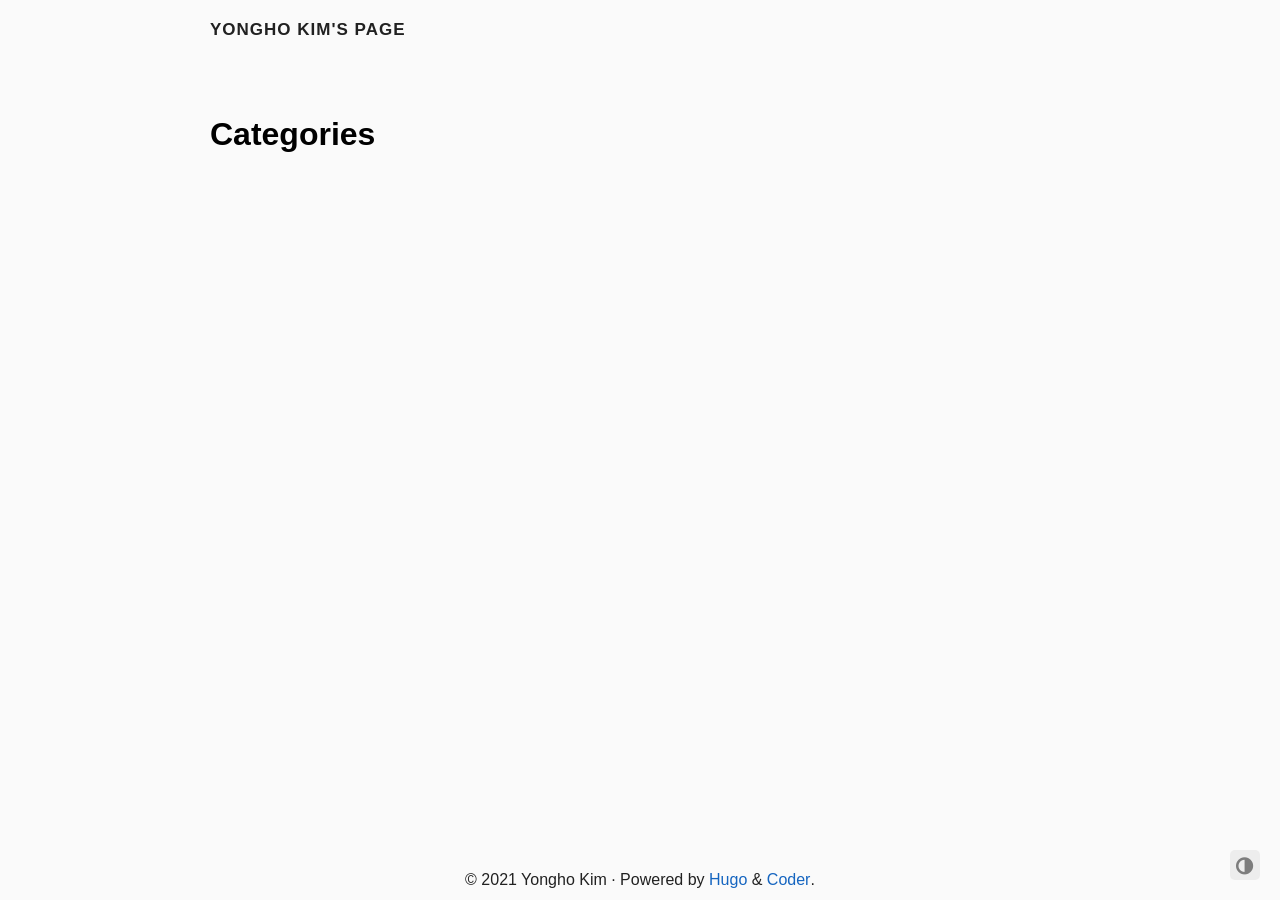
<file: categories/index.html>
<!DOCTYPE html>
<html lang="en">

  <head>
    <meta charset="utf-8">
    <meta name="viewport" content="width=device-width, initial-scale=1.0">
    <meta http-equiv="Content-Language" content="en">
    <meta name="color-scheme" content="light dark">
    
    
      <meta http-equiv="Content-Security-Policy" content="upgrade-insecure-requests; block-all-mixed-content; default-src 'self'; child-src 'self'; font-src 'self' https://fonts.gstatic.com https://cdn.jsdelivr.net/; form-action 'self'; frame-src 'self'; img-src 'self'; object-src 'none'; style-src 'self' 'unsafe-inline' https://fonts.googleapis.com/ https://cdn.jsdelivr.net/; script-src 'self' 'unsafe-inline'; prefetch-src 'self';">
    

    <meta name="author" content="Yongho Kim">
    <meta name="description" content="Yongho Kim&#39;s personal website">
    <meta name="keywords" content="blog,developer,personal">

    <meta name="twitter:card" content="summary"/>
<meta name="twitter:title" content="Categories"/>
<meta name="twitter:description" content="Yongho Kim&#39;s personal website"/>

    <meta property="og:title" content="Categories" />
<meta property="og:description" content="Yongho Kim&#39;s personal website" />
<meta property="og:type" content="website" />
<meta property="og:url" content="https://kyh980909.github.io/categories/" />



    <title>Categories · Yongho Kim&#39;s page</title>

    
      <link rel="canonical" href="https://kyh980909.github.io/categories/">
    

    
    
    <link rel="preload" href="/fonts/forkawesome-webfont.woff2?v=1.1.7" as="font" type="font/woff2" integrity="sha256-hEIt6X6xzye8ubyk8/uxjz68cRZHsJxoKS9fQ8idUGQ=" crossorigin>

    
      
      
      <link rel="stylesheet" href="/css/coder.min.ec198d25949ddd79a670b1ead43ca88e0bc2c1343266d0df0a9eeb7f3f207777.css" integrity="sha256-7BmNJZSd3XmmcLHq1DyojgvCwTQyZtDfCp7rfz8gd3c=" crossorigin="anonymous" media="screen" />
    

    

    
      
        
        
        <link rel="stylesheet" href="/css/coder-dark.min.89c82b6022b96f77aeb521b240daec4f87ea029d84d1c78b8acd0735b91b3c92.css" integrity="sha256-icgrYCK5b3eutSGyQNrsT4fqAp2E0ceLis0HNbkbPJI=" crossorigin="anonymous" media="screen" />
      
    

    

    



    <link rel="alternate" type="application/rss+xml" href="/categories/index.xml" title="Yongho Kim's page" />
    
      <script defer src="https://twemoji.maxcdn.com/v/13.0.1/twemoji.min.js"
        integrity="sha384-5f4X0lBluNY/Ib4VhGx0Pf6iDCF99VGXJIyYy7dDLY5QlEd7Ap0hICSSZA1XYbc4" crossorigin="anonymous"></script>
    

    <meta name="generator" content="Hugo 0.68.3" />
  </head>

  
  
    
  
  <body class="colorscheme-auto"
        onload=" twemoji.parse(document.body); "
  >
    
<div class="float-container">
    <a id="dark-mode-toggle" class="colorscheme-toggle">
        <i class="fa fa-adjust fa-fw" aria-hidden="true"></i>
    </a>
</div>


    <main class="wrapper">
      <nav class="navigation">
  <section class="container">
    <a class="navigation-title" href="/">
      Yongho Kim&#39;s page
    </a>
    
  </section>
</nav>


      <div class="content">
        
  <section class="container list">
  <h1 class="title">
    <a class="title-link" href="https://kyh980909.github.io/categories/">Categories</a>
  </h1>
  
  <ul>
    
  </ul>
  






</section>


      </div>

      
  <footer class="footer">
    <section class="container">
      
      
        ©
        
        2021
         Yongho Kim 
      
      
         · 
        Powered by <a href="https://gohugo.io/">Hugo</a> & <a href="https://github.com/luizdepra/hugo-coder/">Coder</a>.
      
      
        
      
    </section>
  </footer>


    </main>

    
      
        
        <script src="/js/dark-mode.min.0213e1773e6d1c5a644f847c67a6f8abac49a3776e2976f6008038af8c5b76a1.js" integrity="sha256-AhPhdz5tHFpkT4R8Z6b4q6xJo3duKXb2AIA4r4xbdqE="></script>
</body>

</html>
</file>
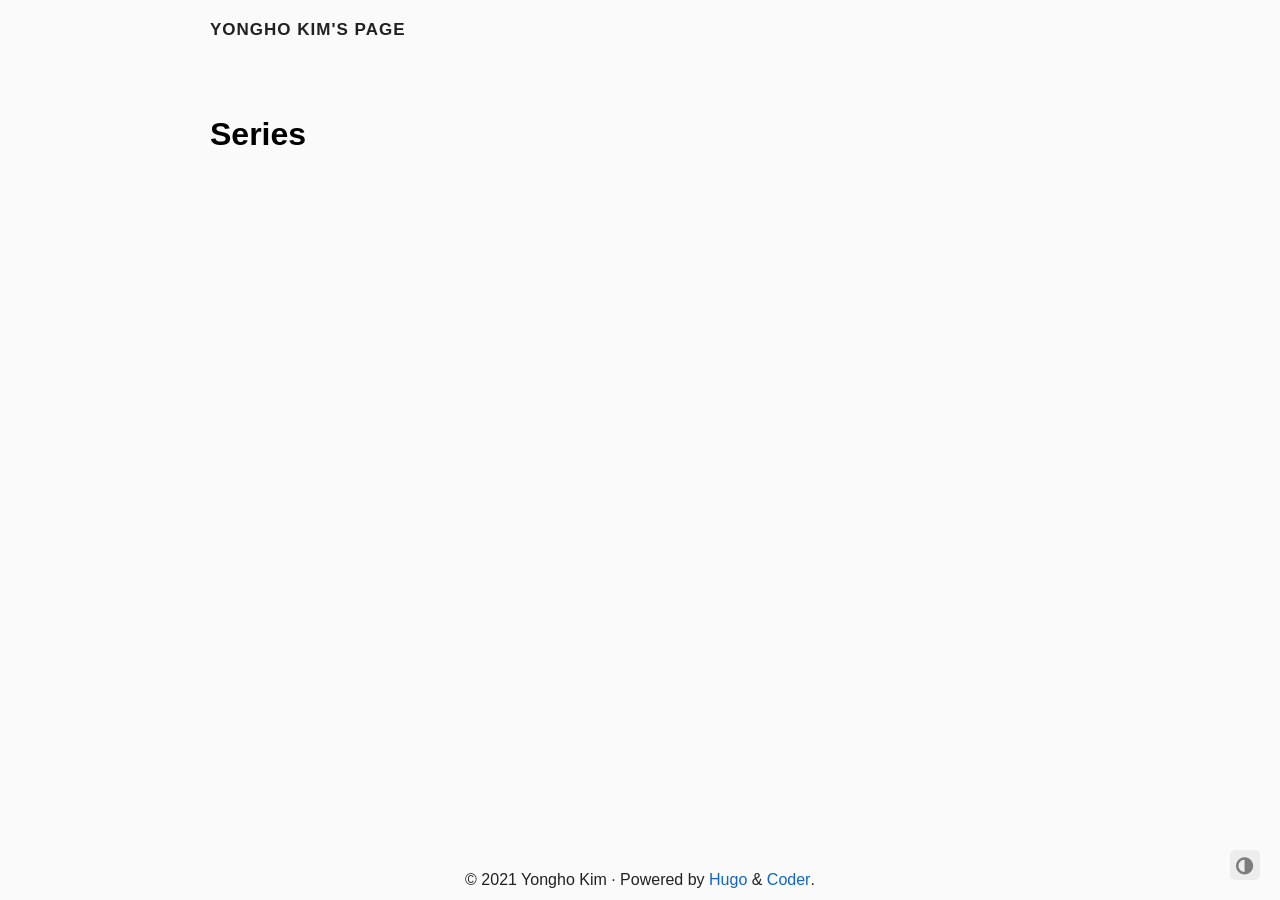
<file: series/index.html>
<!DOCTYPE html>
<html lang="en">

  <head>
    <meta charset="utf-8">
    <meta name="viewport" content="width=device-width, initial-scale=1.0">
    <meta http-equiv="Content-Language" content="en">
    <meta name="color-scheme" content="light dark">
    
    
      <meta http-equiv="Content-Security-Policy" content="upgrade-insecure-requests; block-all-mixed-content; default-src 'self'; child-src 'self'; font-src 'self' https://fonts.gstatic.com https://cdn.jsdelivr.net/; form-action 'self'; frame-src 'self'; img-src 'self'; object-src 'none'; style-src 'self' 'unsafe-inline' https://fonts.googleapis.com/ https://cdn.jsdelivr.net/; script-src 'self' 'unsafe-inline'; prefetch-src 'self';">
    

    <meta name="author" content="Yongho Kim">
    <meta name="description" content="Yongho Kim&#39;s personal website">
    <meta name="keywords" content="blog,developer,personal">

    <meta name="twitter:card" content="summary"/>
<meta name="twitter:title" content="Series"/>
<meta name="twitter:description" content="Yongho Kim&#39;s personal website"/>

    <meta property="og:title" content="Series" />
<meta property="og:description" content="Yongho Kim&#39;s personal website" />
<meta property="og:type" content="website" />
<meta property="og:url" content="https://kyh980909.github.io/series/" />



    <title>Series · Yongho Kim&#39;s page</title>

    
      <link rel="canonical" href="https://kyh980909.github.io/series/">
    

    
    
    <link rel="preload" href="/fonts/forkawesome-webfont.woff2?v=1.1.7" as="font" type="font/woff2" integrity="sha256-hEIt6X6xzye8ubyk8/uxjz68cRZHsJxoKS9fQ8idUGQ=" crossorigin>

    
      
      
      <link rel="stylesheet" href="/css/coder.min.ec198d25949ddd79a670b1ead43ca88e0bc2c1343266d0df0a9eeb7f3f207777.css" integrity="sha256-7BmNJZSd3XmmcLHq1DyojgvCwTQyZtDfCp7rfz8gd3c=" crossorigin="anonymous" media="screen" />
    

    

    
      
        
        
        <link rel="stylesheet" href="/css/coder-dark.min.89c82b6022b96f77aeb521b240daec4f87ea029d84d1c78b8acd0735b91b3c92.css" integrity="sha256-icgrYCK5b3eutSGyQNrsT4fqAp2E0ceLis0HNbkbPJI=" crossorigin="anonymous" media="screen" />
      
    

    

    



    <link rel="alternate" type="application/rss+xml" href="/series/index.xml" title="Yongho Kim's page" />
    
      <script defer src="https://twemoji.maxcdn.com/v/13.0.1/twemoji.min.js"
        integrity="sha384-5f4X0lBluNY/Ib4VhGx0Pf6iDCF99VGXJIyYy7dDLY5QlEd7Ap0hICSSZA1XYbc4" crossorigin="anonymous"></script>
    

    <meta name="generator" content="Hugo 0.68.3" />
  </head>

  
  
    
  
  <body class="colorscheme-auto"
        onload=" twemoji.parse(document.body); "
  >
    
<div class="float-container">
    <a id="dark-mode-toggle" class="colorscheme-toggle">
        <i class="fa fa-adjust fa-fw" aria-hidden="true"></i>
    </a>
</div>


    <main class="wrapper">
      <nav class="navigation">
  <section class="container">
    <a class="navigation-title" href="/">
      Yongho Kim&#39;s page
    </a>
    
  </section>
</nav>


      <div class="content">
        
  <section class="container list">
  <h1 class="title">
    <a class="title-link" href="https://kyh980909.github.io/series/">Series</a>
  </h1>
  
  <ul>
    
  </ul>
  






</section>


      </div>

      
  <footer class="footer">
    <section class="container">
      
      
        ©
        
        2021
         Yongho Kim 
      
      
         · 
        Powered by <a href="https://gohugo.io/">Hugo</a> & <a href="https://github.com/luizdepra/hugo-coder/">Coder</a>.
      
      
        
      
    </section>
  </footer>


    </main>

    
      
        
        <script src="/js/dark-mode.min.0213e1773e6d1c5a644f847c67a6f8abac49a3776e2976f6008038af8c5b76a1.js" integrity="sha256-AhPhdz5tHFpkT4R8Z6b4q6xJo3duKXb2AIA4r4xbdqE="></script>
</body>

</html>
</file>
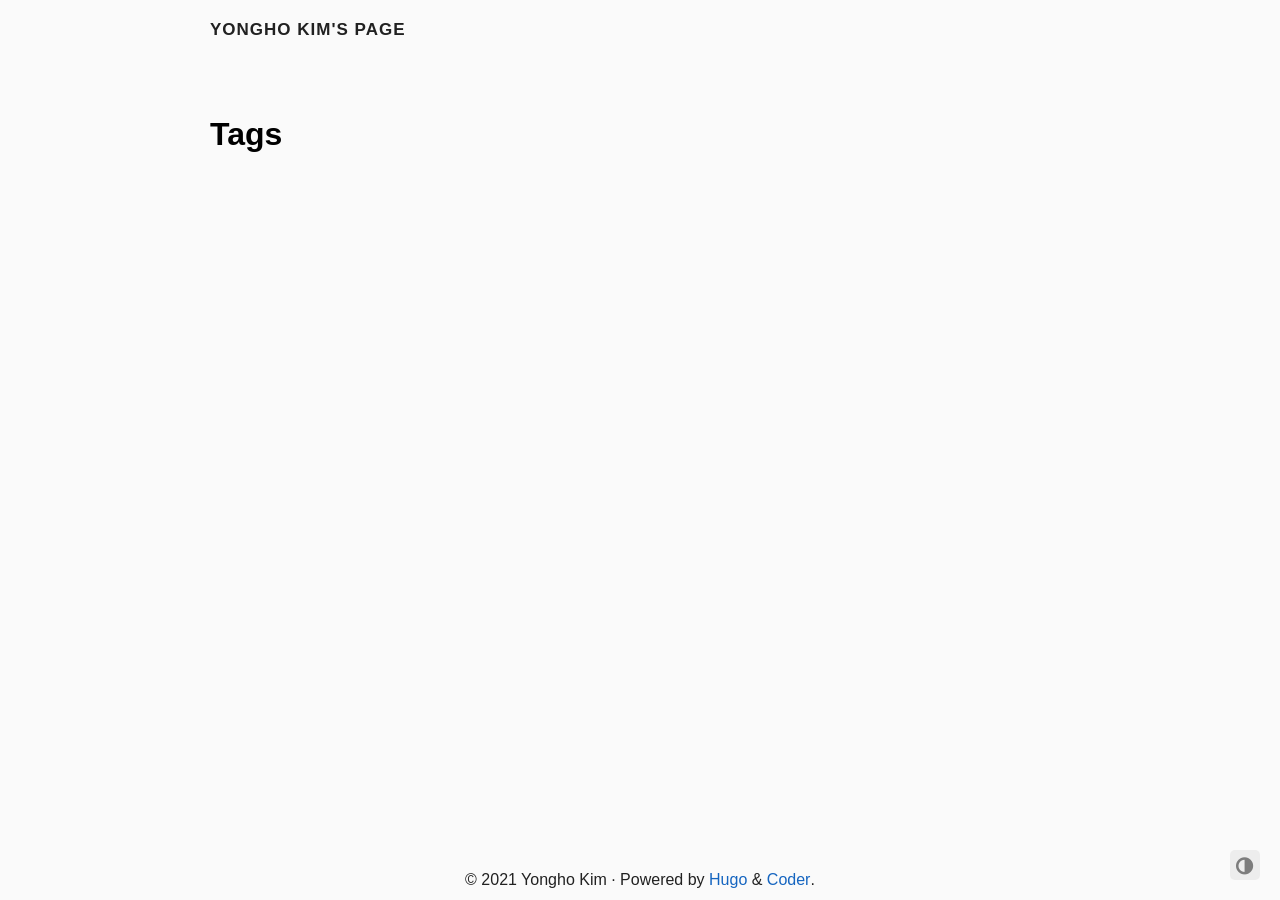
<file: tags/index.html>
<!DOCTYPE html>
<html lang="en">

  <head>
    <meta charset="utf-8">
    <meta name="viewport" content="width=device-width, initial-scale=1.0">
    <meta http-equiv="Content-Language" content="en">
    <meta name="color-scheme" content="light dark">
    
    
      <meta http-equiv="Content-Security-Policy" content="upgrade-insecure-requests; block-all-mixed-content; default-src 'self'; child-src 'self'; font-src 'self' https://fonts.gstatic.com https://cdn.jsdelivr.net/; form-action 'self'; frame-src 'self'; img-src 'self'; object-src 'none'; style-src 'self' 'unsafe-inline' https://fonts.googleapis.com/ https://cdn.jsdelivr.net/; script-src 'self' 'unsafe-inline'; prefetch-src 'self';">
    

    <meta name="author" content="Yongho Kim">
    <meta name="description" content="Yongho Kim&#39;s personal website">
    <meta name="keywords" content="blog,developer,personal">

    <meta name="twitter:card" content="summary"/>
<meta name="twitter:title" content="Tags"/>
<meta name="twitter:description" content="Yongho Kim&#39;s personal website"/>

    <meta property="og:title" content="Tags" />
<meta property="og:description" content="Yongho Kim&#39;s personal website" />
<meta property="og:type" content="website" />
<meta property="og:url" content="https://kyh980909.github.io/tags/" />



    <title>Tags · Yongho Kim&#39;s page</title>

    
      <link rel="canonical" href="https://kyh980909.github.io/tags/">
    

    
    
    <link rel="preload" href="/fonts/forkawesome-webfont.woff2?v=1.1.7" as="font" type="font/woff2" integrity="sha256-hEIt6X6xzye8ubyk8/uxjz68cRZHsJxoKS9fQ8idUGQ=" crossorigin>

    
      
      
      <link rel="stylesheet" href="/css/coder.min.ec198d25949ddd79a670b1ead43ca88e0bc2c1343266d0df0a9eeb7f3f207777.css" integrity="sha256-7BmNJZSd3XmmcLHq1DyojgvCwTQyZtDfCp7rfz8gd3c=" crossorigin="anonymous" media="screen" />
    

    

    
      
        
        
        <link rel="stylesheet" href="/css/coder-dark.min.89c82b6022b96f77aeb521b240daec4f87ea029d84d1c78b8acd0735b91b3c92.css" integrity="sha256-icgrYCK5b3eutSGyQNrsT4fqAp2E0ceLis0HNbkbPJI=" crossorigin="anonymous" media="screen" />
      
    

    

    



    <link rel="alternate" type="application/rss+xml" href="/tags/index.xml" title="Yongho Kim's page" />
    
      <script defer src="https://twemoji.maxcdn.com/v/13.0.1/twemoji.min.js"
        integrity="sha384-5f4X0lBluNY/Ib4VhGx0Pf6iDCF99VGXJIyYy7dDLY5QlEd7Ap0hICSSZA1XYbc4" crossorigin="anonymous"></script>
    

    <meta name="generator" content="Hugo 0.68.3" />
  </head>

  
  
    
  
  <body class="colorscheme-auto"
        onload=" twemoji.parse(document.body); "
  >
    
<div class="float-container">
    <a id="dark-mode-toggle" class="colorscheme-toggle">
        <i class="fa fa-adjust fa-fw" aria-hidden="true"></i>
    </a>
</div>


    <main class="wrapper">
      <nav class="navigation">
  <section class="container">
    <a class="navigation-title" href="/">
      Yongho Kim&#39;s page
    </a>
    
  </section>
</nav>


      <div class="content">
        
  <section class="container list">
  <h1 class="title">
    <a class="title-link" href="https://kyh980909.github.io/tags/">Tags</a>
  </h1>
  
  <ul>
    
  </ul>
  






</section>


      </div>

      
  <footer class="footer">
    <section class="container">
      
      
        ©
        
        2021
         Yongho Kim 
      
      
         · 
        Powered by <a href="https://gohugo.io/">Hugo</a> & <a href="https://github.com/luizdepra/hugo-coder/">Coder</a>.
      
      
        
      
    </section>
  </footer>


    </main>

    
      
        
        <script src="/js/dark-mode.min.0213e1773e6d1c5a644f847c67a6f8abac49a3776e2976f6008038af8c5b76a1.js" integrity="sha256-AhPhdz5tHFpkT4R8Z6b4q6xJo3duKXb2AIA4r4xbdqE="></script>
</body>

</html>
</file>
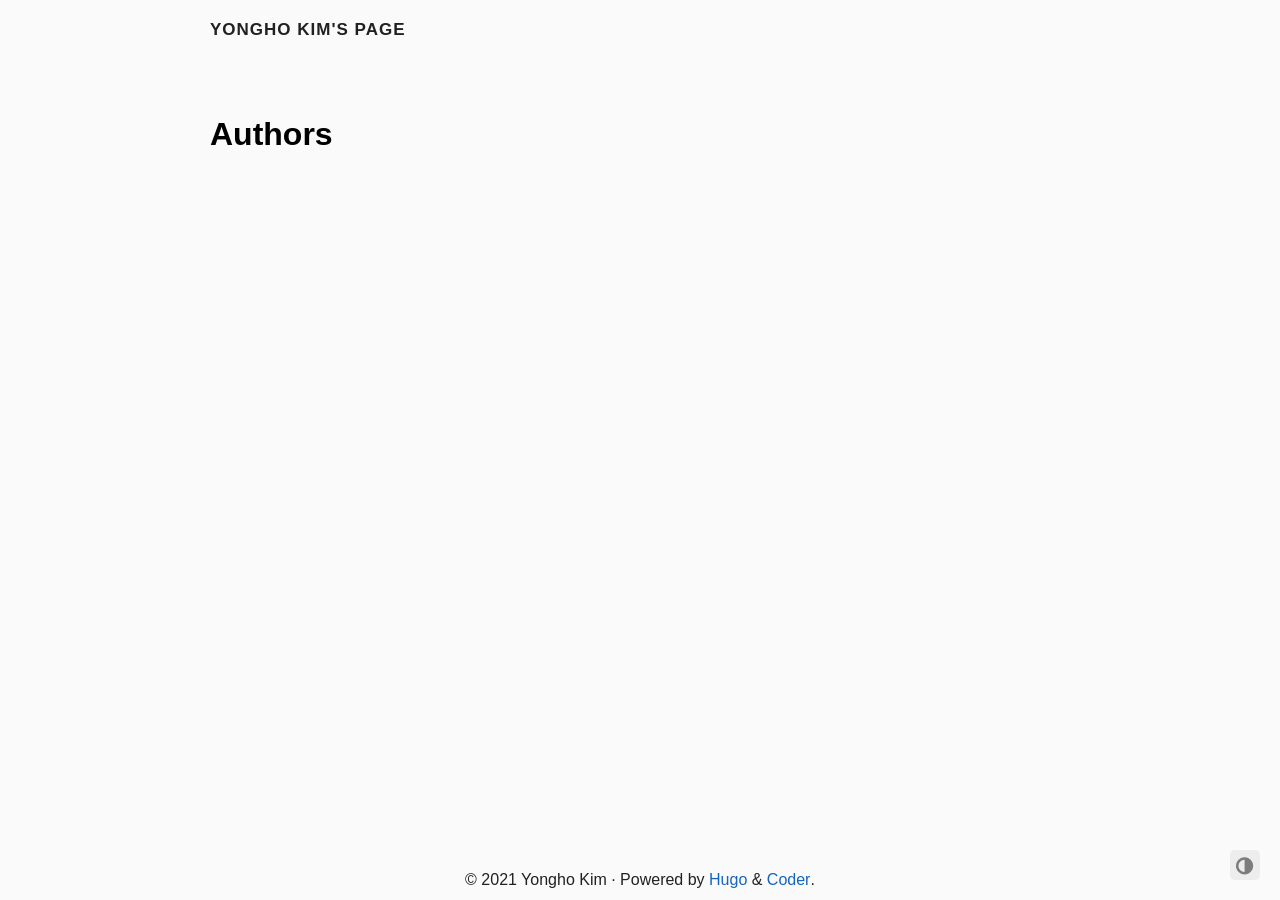
<file: authors/page/1/index.html>
<!DOCTYPE html><html><head><title>https://kyh980909.github.io/authors/</title><link rel="canonical" href="https://kyh980909.github.io/authors/"/><meta name="robots" content="noindex"><meta charset="utf-8" /><meta http-equiv="refresh" content="0; url=https://kyh980909.github.io/authors/" /></head></html>
</file>
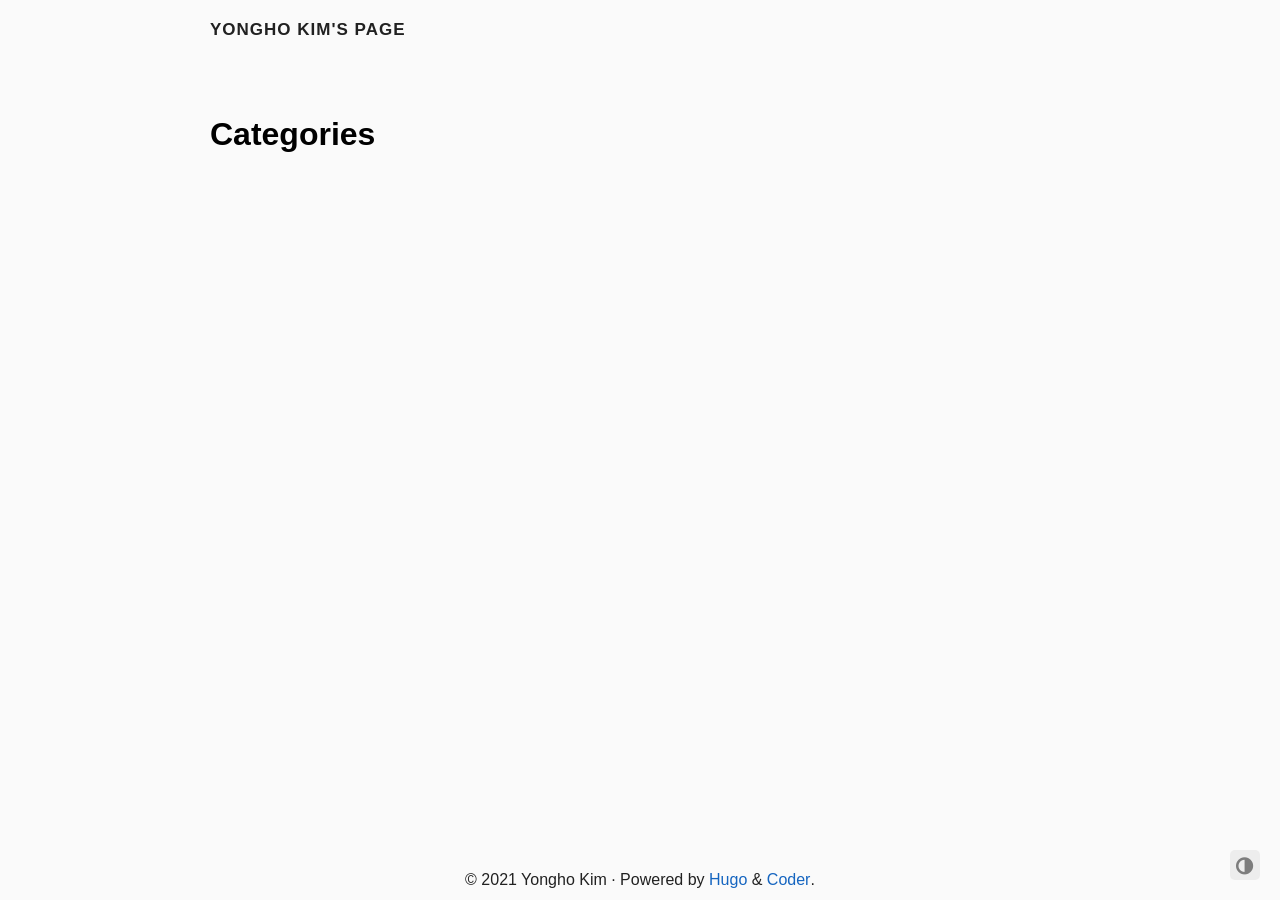
<file: categories/page/1/index.html>
<!DOCTYPE html><html><head><title>https://kyh980909.github.io/categories/</title><link rel="canonical" href="https://kyh980909.github.io/categories/"/><meta name="robots" content="noindex"><meta charset="utf-8" /><meta http-equiv="refresh" content="0; url=https://kyh980909.github.io/categories/" /></head></html>
</file>
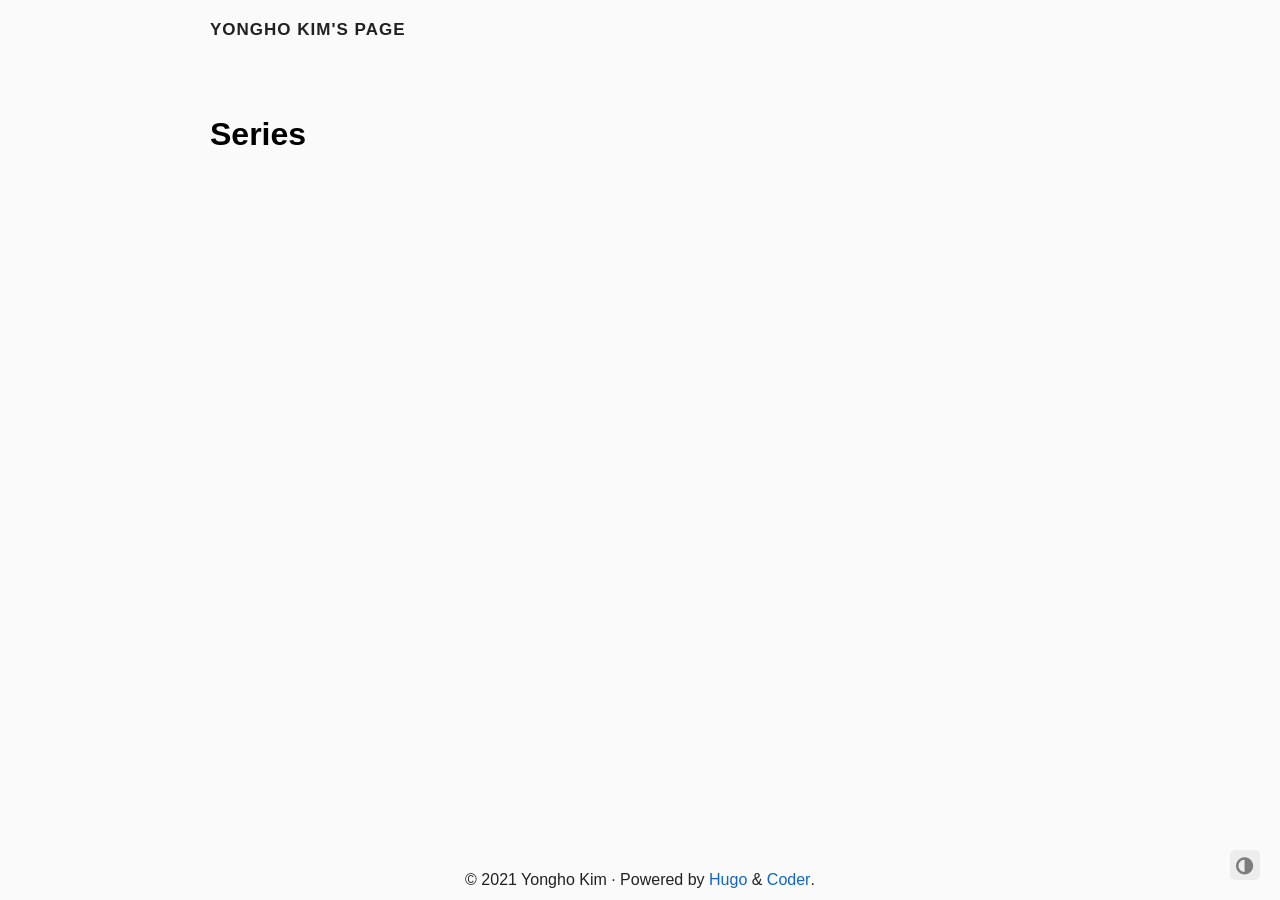
<file: series/page/1/index.html>
<!DOCTYPE html><html><head><title>https://kyh980909.github.io/series/</title><link rel="canonical" href="https://kyh980909.github.io/series/"/><meta name="robots" content="noindex"><meta charset="utf-8" /><meta http-equiv="refresh" content="0; url=https://kyh980909.github.io/series/" /></head></html>
</file>
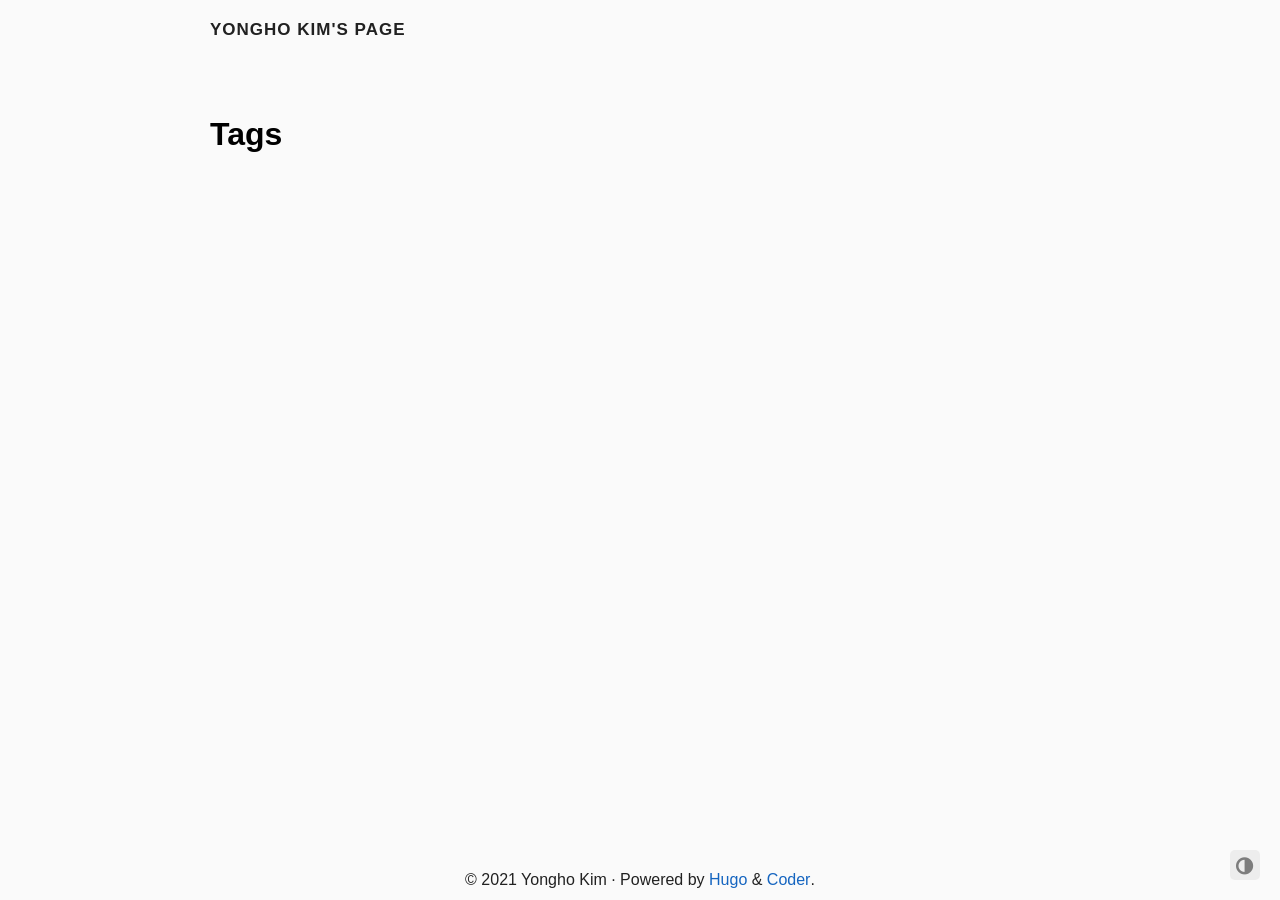
<file: tags/page/1/index.html>
<!DOCTYPE html><html><head><title>https://kyh980909.github.io/tags/</title><link rel="canonical" href="https://kyh980909.github.io/tags/"/><meta name="robots" content="noindex"><meta charset="utf-8" /><meta http-equiv="refresh" content="0; url=https://kyh980909.github.io/tags/" /></head></html>
</file>
<file: css/cv.css>
:root {
  --canvas: #f4f4f1;
  --surface: #ffffff;
  --surface-subtle: #f8f9f8;
  --ink: #202a35;
  --muted: #65707a;
  --line: #d9dde0;
  --accent: #416f7f;
  --accent-dark: #2e5665;
  --accent-soft: #e8eff1;
  --shadow: 0 5px 18px rgba(26, 39, 49, 0.045);
  --font: Inter, ui-sans-serif, -apple-system, BlinkMacSystemFont, "Segoe UI", "Noto Sans KR", Arial, sans-serif;
  --page: min(1120px, calc(100% - 40px));
}

*,
*::before,
*::after {
  box-sizing: border-box;
}

html {
  scroll-behavior: smooth;
  scroll-padding-top: 72px;
}

body {
  margin: 0;
  color: var(--ink);
  background: var(--canvas);
  font-family: var(--font);
  line-height: 1.6;
  text-rendering: optimizeLegibility;
  -webkit-font-smoothing: antialiased;
}

a {
  color: inherit;
  text-decoration-thickness: 1px;
  text-underline-offset: 0.2em;
}

a:hover {
  color: var(--accent);
}

img {
  display: block;
  max-width: 100%;
}

button,
a {
  -webkit-tap-highlight-color: transparent;
}

:focus-visible {
  outline: 3px solid var(--accent);
  outline-offset: 3px;
}

.skip-link {
  position: fixed;
  z-index: 100;
  top: 10px;
  left: 10px;
  padding: 9px 13px;
  border-radius: 6px;
  color: #fff;
  background: var(--ink);
  transform: translateY(-150%);
}

.skip-link:focus {
  transform: translateY(0);
}

.site-header {
  position: sticky;
  z-index: 20;
  top: 0;
  display: flex;
  width: var(--page);
  min-height: 64px;
  margin: 0 auto;
  align-items: center;
  justify-content: space-between;
  gap: 24px;
  border-bottom: 1px solid var(--line);
  background: rgba(244, 244, 241, 0.94);
  backdrop-filter: blur(14px);
}

.wordmark {
  display: inline-flex;
  flex: 0 0 auto;
  align-items: center;
  gap: 11px;
  font-size: 0.79rem;
  font-weight: 760;
  letter-spacing: 0.01em;
  text-decoration: none;
}

.wordmark:hover {
  color: var(--ink);
}

.wordmark-mark {
  display: grid;
  width: 34px;
  height: 34px;
  place-items: center;
  border-radius: 7px;
  color: #fff;
  background: var(--accent);
  font-size: 0.68rem;
  font-weight: 820;
}

.site-nav {
  display: flex;
  align-items: center;
  gap: clamp(12px, 1.7vw, 24px);
}

.site-nav a {
  color: #46515b;
  font-size: 0.68rem;
  font-weight: 700;
  text-decoration: none;
}

.site-nav a:not(.nav-contact):hover {
  color: var(--accent);
}

.nav-contact {
  padding: 8px 13px;
  border-radius: 6px;
  color: #fff !important;
  background: var(--ink);
}

.nav-contact:hover {
  background: var(--accent-dark);
}

.hero {
  display: grid;
  width: var(--page);
  min-height: calc(100svh - 64px);
  margin: 0 auto;
  padding: clamp(72px, 10vw, 120px) 0 42px;
  align-items: center;
  grid-template-columns: minmax(0, 1.3fr) minmax(270px, 0.58fr);
  column-gap: clamp(56px, 8vw, 104px);
}

.eyebrow,
.section-kicker {
  margin: 0 0 18px;
  color: var(--accent);
  font-size: 0.67rem;
  font-weight: 800;
  letter-spacing: 0.11em;
  text-transform: uppercase;
}

.eyebrow {
  display: flex;
  align-items: center;
  gap: 9px;
}

.status-dot {
  width: 7px;
  height: 7px;
  overflow: hidden;
  border-radius: 50%;
  background: var(--accent);
  font-size: 0;
}

.hero h1 {
  max-width: 760px;
  margin: 0;
  font-size: clamp(3rem, 5.5vw, 5rem);
  font-weight: 740;
  letter-spacing: -0.052em;
  line-height: 1.02;
}

.hero-intro {
  max-width: 680px;
  margin: 30px 0 0;
  color: var(--muted);
  font-size: clamp(1rem, 1.35vw, 1.13rem);
}

.hero-intro strong {
  color: var(--ink);
}

.hero-actions {
  display: flex;
  margin-top: 28px;
  align-items: center;
  gap: 22px;
  flex-wrap: wrap;
}

.button {
  display: inline-flex;
  min-height: 44px;
  padding: 10px 16px;
  align-items: center;
  justify-content: center;
  gap: 11px;
  border-radius: 7px;
  font-size: 0.72rem;
  font-weight: 780;
  text-decoration: none;
}

.button-primary {
  color: #fff;
  background: var(--ink);
  transition: background 150ms ease;
}

.button-primary:hover {
  color: #fff;
  background: var(--accent-dark);
}

.text-link {
  color: var(--muted);
  font-size: 0.8rem;
  font-weight: 680;
}

.hero-portrait {
  position: relative;
  width: min(100%, 245px);
  justify-self: end;
}

.portrait-frame {
  overflow: hidden;
  aspect-ratio: 4 / 5;
  border: 1px solid var(--line);
  border-radius: 12px;
  background: #e7e7e3;
  box-shadow: var(--shadow);
}

.portrait-frame img {
  width: 100%;
  height: 100%;
  object-fit: cover;
  object-position: center top;
  filter: saturate(0.82) contrast(1.02);
}

.portrait-caption {
  position: absolute;
  right: -12px;
  bottom: 22px;
  display: flex;
  padding: 13px 16px;
  flex-direction: column;
  border: 1px solid var(--line);
  border-radius: 8px;
  background: rgba(255, 255, 255, 0.96);
  box-shadow: var(--shadow);
}

.portrait-caption span {
  color: var(--muted);
  font-size: 0.6rem;
  font-weight: 680;
}

.portrait-caption strong {
  font-size: 0.82rem;
}

.hero-index {
  display: grid;
  margin-top: 64px;
  padding: 18px 0;
  grid-column: 1 / -1;
  grid-template-columns: repeat(4, 1fr);
  border-top: 1px solid var(--line);
  border-bottom: 1px solid var(--line);
}

.hero-index div {
  display: flex;
  min-height: 48px;
  padding: 0 18px;
  flex-direction: column;
  justify-content: center;
  border-right: 1px solid var(--line);
}

.hero-index div:first-child {
  padding-left: 0;
}

.hero-index div:last-child {
  padding-right: 0;
  border-right: 0;
}

.hero-index span {
  color: var(--muted);
  font-size: 0.59rem;
  font-weight: 740;
  text-transform: uppercase;
}

.hero-index strong {
  margin-top: 2px;
  font-size: 0.84rem;
}

.section {
  width: var(--page);
  margin: 0 auto;
  padding: clamp(78px, 10vw, 126px) 0;
}

.section h2 {
  margin: 0;
  font-size: clamp(2.2rem, 4.2vw, 4rem);
  font-weight: 720;
  letter-spacing: -0.045em;
  line-height: 1.06;
}

.profile {
  display: grid;
  padding-top: clamp(68px, 8vw, 104px);
  grid-template-columns: minmax(0, 1fr) minmax(250px, 0.4fr);
  gap: clamp(50px, 8vw, 100px);
}

.profile-main h2 {
  max-width: 750px;
}

.large-copy {
  max-width: 690px;
  margin: 28px 0 0;
  color: var(--muted);
  font-size: clamp(1.02rem, 1.5vw, 1.2rem);
}

.education {
  align-self: end;
  padding: 24px;
  border: 1px solid var(--line);
  border-radius: 10px;
  background: var(--surface);
  box-shadow: var(--shadow);
}

.education h3 {
  margin: 0 0 22px;
  color: var(--accent);
  font-size: 0.65rem;
  letter-spacing: 0.1em;
  text-transform: uppercase;
}

.education-entry p {
  margin: 4px 0 0;
  color: var(--muted);
  font-size: 0.8rem;
}

.education-entry .education-date {
  margin-bottom: 7px;
  color: var(--accent);
  font-size: 0.64rem;
  font-weight: 760;
  text-transform: uppercase;
}

.education-entry h4 {
  margin: 0;
  font-size: 1.02rem;
}

.section-heading {
  max-width: 820px;
  margin-bottom: 42px;
}

.section-intro {
  max-width: 700px;
  margin: 21px 0 0;
  color: var(--muted);
  font-size: 0.95rem;
}

.research {
  border-top: 1px solid var(--line);
}

.research-grid {
  display: grid;
  grid-template-columns: repeat(2, 1fr);
  gap: 14px;
}

.research-card {
  min-height: 270px;
  padding: 30px;
  border: 1px solid var(--line);
  border-top: 3px solid var(--accent);
  border-radius: 10px;
  background: var(--surface);
  box-shadow: var(--shadow);
}

.research-card h3 {
  max-width: 430px;
  margin: 18px 0 15px;
  font-size: clamp(1.35rem, 2vw, 1.86rem);
  font-weight: 710;
  letter-spacing: -0.03em;
  line-height: 1.18;
}

.research-card h3::before {
  display: block;
  margin-bottom: 20px;
  color: var(--accent);
  font-size: 0.61rem;
  font-weight: 800;
  letter-spacing: 0.1em;
  content: "Research area";
  text-transform: uppercase;
}

.research-card p {
  max-width: 470px;
  margin: 0;
  color: var(--muted);
  font-size: 0.86rem;
}

.research-card .research-tags {
  margin-top: 22px;
  color: var(--accent-dark);
  font-size: 0.62rem;
  font-weight: 750;
  letter-spacing: 0.035em;
  text-transform: uppercase;
}

.portfolio-heading {
  display: grid;
  margin-bottom: 40px;
  align-items: end;
  grid-template-columns: minmax(0, 1fr) minmax(280px, 0.42fr);
  gap: clamp(40px, 8vw, 96px);
}

.portfolio-intro {
  max-width: 470px;
  margin: 0;
  color: var(--muted);
  font-size: 0.93rem;
}

.projects {
  border-top: 1px solid var(--line);
}

.project-list {
  display: grid;
  grid-template-columns: repeat(2, 1fr);
  gap: 12px;
}

.project-card {
  display: flex;
  min-height: 320px;
  padding: 28px;
  flex-direction: column;
  border: 1px solid var(--line);
  border-radius: 10px;
  background: var(--surface);
  box-shadow: var(--shadow);
}

.project-meta {
  display: flex;
  justify-content: flex-end;
}

.project-period {
  color: var(--accent);
  font-size: 0.62rem;
  font-weight: 780;
  letter-spacing: 0.03em;
}

.project-card h3 {
  max-width: 500px;
  margin: 30px 0 26px;
  font-size: clamp(1.2rem, 1.8vw, 1.58rem);
  font-weight: 700;
  letter-spacing: -0.025em;
  line-height: 1.25;
}

.project-card dl {
  display: grid;
  margin: auto 0 0;
  align-items: baseline;
  grid-template-columns: auto minmax(0, 1fr);
  gap: 3px 13px;
}

.project-card dt {
  color: var(--muted);
  font-size: 0.57rem;
  font-weight: 780;
  text-transform: uppercase;
}

.project-card dd {
  margin: 0;
  font-size: 0.73rem;
  font-weight: 680;
  overflow-wrap: anywhere;
}

.project-topics {
  margin: 20px 0 12px;
  color: var(--muted);
  font-size: 0.7rem;
}

.output-badge {
  align-self: flex-start;
  padding-left: 8px;
  border-left: 2px solid var(--accent);
  color: var(--accent-dark);
  font-size: 0.56rem;
  font-weight: 780;
  text-transform: uppercase;
}

.portfolio-source,
.publication-source {
  margin: 26px 0 0;
  color: var(--muted);
  font-size: 0.7rem;
}

.patents {
  padding: clamp(42px, 6vw, 66px);
  border: 1px solid var(--line);
  border-radius: 14px;
  background: var(--surface-subtle);
}

.patent-overview {
  display: flex;
  align-items: center;
  gap: 14px;
}

.patent-overview strong {
  color: var(--accent);
  font-size: clamp(3.3rem, 5.5vw, 5.1rem);
  font-weight: 720;
  letter-spacing: -0.065em;
  line-height: 0.8;
}

.patent-overview p {
  max-width: 310px;
  margin: 0;
  color: var(--muted);
  font-size: 0.62rem;
  font-weight: 680;
  line-height: 1.5;
  text-transform: uppercase;
}

.patent-list {
  display: grid;
  margin: 0;
  padding: 0;
  grid-template-columns: repeat(2, 1fr);
  gap: 10px;
  list-style: none;
}

.patent-card {
  display: flex;
  min-height: 380px;
  padding: 26px;
  flex-direction: column;
  border: 1px solid var(--line);
  border-radius: 9px;
  background: var(--surface);
}

.patent-topline {
  display: flex;
  align-items: center;
  justify-content: space-between;
  gap: 12px;
}

.patent-year {
  color: var(--accent);
  font-size: 0.72rem;
  font-weight: 790;
}

.status-badge {
  padding: 5px 8px;
  border: 1px solid #9eafb5;
  border-radius: 5px;
  color: var(--accent-dark);
  background: var(--accent-soft);
  font-size: 0.53rem;
  font-weight: 780;
  line-height: 1;
  text-transform: uppercase;
}

.patent-card h3 {
  max-width: 500px;
  margin: 32px 0 22px;
  font-size: clamp(1.13rem, 1.6vw, 1.4rem);
  font-weight: 690;
  letter-spacing: -0.018em;
  line-height: 1.35;
}

.patent-number,
.patent-date,
.patent-inventors,
.patent-applicant {
  margin: 0 0 6px;
  color: var(--muted);
  font-size: 0.68rem;
  overflow-wrap: anywhere;
}

.patent-inventors {
  margin-top: auto;
  padding-top: 22px;
}

.patent-inventors strong {
  color: var(--accent-dark);
  font-weight: 800;
}

.patent-applicant {
  font-size: 0.62rem;
}

.patent-link {
  align-self: flex-start;
  margin-top: 15px;
  color: var(--ink);
  font-size: 0.6rem;
  font-weight: 770;
}

.patent-links {
  display: flex;
  margin-top: 15px;
  align-items: flex-start;
  gap: 7px 18px;
  flex-wrap: wrap;
}

.patent-links .patent-link {
  margin-top: 0;
}

.publications-head {
  display: flex;
  margin-bottom: 38px;
  align-items: end;
  justify-content: space-between;
  gap: 40px;
}

.publication-summary {
  display: flex;
  margin: 0;
  align-items: center;
  gap: 11px;
}

.publication-summary strong {
  color: var(--accent);
  font-size: clamp(3.3rem, 5.5vw, 5.1rem);
  font-weight: 720;
  letter-spacing: -0.065em;
  line-height: 0.8;
}

.publication-summary span {
  max-width: 125px;
  color: var(--muted);
  font-size: 0.61rem;
  font-weight: 690;
  line-height: 1.4;
  text-transform: uppercase;
}

.publication-controls {
  position: sticky;
  z-index: 10;
  top: 64px;
  display: flex;
  min-height: 62px;
  padding: 10px 12px;
  align-items: center;
  justify-content: space-between;
  gap: 20px;
  border-top: 1px solid var(--line);
  border-bottom: 1px solid var(--line);
  background: rgba(244, 244, 241, 0.95);
  backdrop-filter: blur(12px);
}

.filter-group {
  display: flex;
  gap: 7px;
}

.filter-button {
  padding: 8px 11px;
  border: 1px solid var(--line);
  border-radius: 5px;
  color: var(--ink);
  background: var(--surface);
  font: 730 0.64rem/1 var(--font);
  cursor: pointer;
}

.filter-button span {
  margin-left: 4px;
  color: var(--muted);
  font-size: 0.56rem;
}

.filter-button:hover {
  border-color: var(--accent);
}

.filter-button.is-active {
  border-color: var(--accent);
  color: #fff;
  background: var(--accent);
}

.filter-button.is-active span {
  color: inherit;
  opacity: 0.78;
}

.filter-note {
  margin: 0;
  color: var(--muted);
  font-size: 0.64rem;
}

.publication-list {
  margin: 0;
  padding: 0;
  list-style: none;
}

.publication-item {
  display: grid;
  padding: 26px 8px;
  grid-template-columns: 72px 96px minmax(0, 1fr);
  gap: 20px;
  border-bottom: 1px solid var(--line);
}

.publication-item[hidden] {
  display: none;
}

.pub-year {
  color: var(--accent);
  font-size: 0.84rem;
  font-weight: 790;
}

.pub-type {
  padding-top: 1px;
  color: var(--muted);
  font-size: 0.58rem;
  font-weight: 780;
  text-transform: uppercase;
}

.pub-content h3 {
  max-width: 860px;
  margin: 0;
  font-size: clamp(1.04rem, 1.5vw, 1.3rem);
  font-weight: 670;
  letter-spacing: -0.014em;
  line-height: 1.38;
}

.pub-content h3 a {
  text-decoration-color: transparent;
}

.pub-content h3 a:hover {
  text-decoration-color: currentColor;
}

.pub-authors,
.pub-venue {
  margin: 8px 0 0;
  color: var(--muted);
  font-size: 0.73rem;
}

.pub-authors strong {
  color: var(--accent-dark);
  font-weight: 800;
}

.pub-venue {
  margin-top: 3px;
  font-size: 0.68rem;
}

.contact {
  display: grid;
  margin-bottom: 70px;
  padding: clamp(38px, 6vw, 62px);
  grid-template-columns: minmax(0, 1fr) minmax(250px, 0.4fr);
  gap: clamp(48px, 8vw, 90px);
  border: 1px solid var(--line);
  border-radius: 14px;
  background: var(--surface);
  box-shadow: var(--shadow);
}

.contact h2 {
  max-width: 720px;
}

.contact-note {
  max-width: 650px;
  margin: 20px 0 0;
  color: var(--muted);
  font-size: 0.9rem;
}

.contact-email {
  display: inline-block;
  margin-top: 30px;
  color: var(--accent-dark);
  font-size: clamp(1rem, 1.8vw, 1.3rem);
  font-weight: 730;
}

.contact-links {
  align-self: end;
  border-top: 1px solid var(--line);
}

.contact-links a {
  display: flex;
  padding: 12px 2px;
  align-items: center;
  justify-content: space-between;
  border-bottom: 1px solid var(--line);
  color: #46515b;
  font-size: 0.65rem;
  font-weight: 750;
  text-decoration: none;
}

.contact-links a:hover {
  color: var(--accent);
}

.site-footer {
  display: grid;
  width: var(--page);
  min-height: 94px;
  margin: 0 auto;
  align-items: center;
  grid-template-columns: 1fr 1fr 1fr;
  border-top: 1px solid var(--line);
  color: var(--muted);
  font-size: 0.62rem;
  font-weight: 680;
}

.site-footer p {
  margin: 0;
}

.site-footer p:nth-child(2) {
  text-align: center;
}

.site-footer a {
  justify-self: end;
}

.error-page {
  display: grid;
  width: var(--page);
  min-height: calc(100svh - 158px);
  margin: 0 auto;
  padding: clamp(70px, 10vw, 126px) 0;
  align-items: center;
  grid-template-columns: minmax(210px, 0.42fr) minmax(0, 1fr);
  gap: clamp(48px, 8vw, 96px);
}

.error-code {
  display: grid;
  min-height: 220px;
  place-items: center;
  border: 1px solid var(--line);
  border-radius: 12px;
  color: var(--accent);
  background: var(--surface);
  box-shadow: var(--shadow);
  font-size: clamp(4.6rem, 10vw, 7.5rem);
  font-weight: 740;
  letter-spacing: -0.07em;
}

.error-copy {
  max-width: 640px;
}

.error-copy h1 {
  margin: 0;
  font-size: clamp(2.7rem, 5vw, 4.6rem);
  font-weight: 730;
  letter-spacing: -0.05em;
  line-height: 1.04;
}

.error-copy > p:not(.eyebrow) {
  max-width: 540px;
  margin: 25px 0;
  color: var(--muted);
}

@media (max-width: 920px) {
  .site-nav {
    gap: 10px;
  }

  .site-nav a {
    font-size: 0.61rem;
  }

  .hero {
    grid-template-columns: minmax(0, 1fr) minmax(230px, 0.48fr);
  }

  .hero-index {
    grid-template-columns: repeat(2, 1fr);
  }

  .hero-index div:nth-child(2) {
    border-right: 0;
  }

  .hero-index div:nth-child(n + 3) {
    margin-top: 14px;
  }

  .profile,
  .portfolio-heading,
  .contact {
    grid-template-columns: 1fr;
  }

  .education,
  .portfolio-intro {
    max-width: 620px;
  }

  .patent-overview {
    margin-top: 8px;
  }

  .contact-links {
    display: grid;
    grid-template-columns: repeat(2, 1fr);
    gap: 0 20px;
  }
}

@media (max-width: 720px) {
  :root {
    --page: calc(100% - 28px);
  }

  .site-header {
    min-height: 58px;
  }

  .wordmark > span:last-child,
  .site-nav a:not(.nav-contact) {
    display: none;
  }

  .hero {
    min-height: auto;
    padding-top: 58px;
    grid-template-columns: 1fr;
  }

  .hero-copy {
    display: contents;
  }

  .eyebrow {
    grid-row: 1;
  }

  .hero h1 {
    grid-row: 2;
    font-size: clamp(2.8rem, 13vw, 4.3rem);
  }

  .hero-portrait {
    width: min(64vw, 230px);
    margin: 48px auto 40px;
    grid-row: 3;
    justify-self: center;
  }

  .portrait-caption {
    right: -7px;
  }

  .hero-intro {
    grid-row: 4;
  }

  .hero-actions {
    grid-row: 5;
  }

  .hero-index {
    margin-top: 48px;
    grid-column: auto;
    grid-row: 6;
  }

  .section {
    padding: 72px 0;
  }

  .research-grid,
  .project-list,
  .patent-list {
    grid-template-columns: 1fr;
  }

  .research-card,
  .project-card,
  .patent-card {
    min-height: 0;
  }

  .patents,
  .contact {
    width: calc(100% - 20px);
    padding: 32px 18px;
    border-radius: 10px;
  }

  .publications-head {
    display: block;
  }

  .publication-summary {
    margin-top: 32px;
  }

  .publication-controls {
    top: 58px;
    display: block;
  }

  .filter-group {
    overflow-x: auto;
  }

  .filter-button {
    flex: 0 0 auto;
  }

  .filter-note {
    margin-top: 8px;
  }

  .publication-item {
    grid-template-columns: 62px 1fr;
    gap: 7px 13px;
  }

  .pub-type {
    grid-column: 2;
    grid-row: 1;
  }

  .pub-content {
    grid-column: 1 / -1;
    grid-row: 2;
  }

  .contact-links {
    grid-template-columns: 1fr;
  }

  .contact-email {
    overflow-wrap: anywhere;
  }

  .site-footer {
    padding: 26px 0;
    grid-template-columns: 1fr auto;
  }

  .site-footer p:nth-child(2) {
    display: none;
  }

  .error-page {
    min-height: calc(100svh - 152px);
    grid-template-columns: 1fr;
  }

  .error-code {
    width: 190px;
    min-height: 150px;
  }
}

@media (prefers-reduced-motion: reduce) {
  html {
    scroll-behavior: auto;
  }

  *,
  *::before,
  *::after {
    scroll-behavior: auto !important;
    transition-duration: 0.01ms !important;
  }
}

@media print {
  :root {
    --canvas: #fff;
    --surface: #fff;
    --surface-subtle: #fff;
    --ink: #000;
    --muted: #333;
    --line: #aaa;
    --accent: #000;
    --accent-dark: #000;
    --page: 100%;
  }

  @page {
    margin: 14mm;
  }

  html {
    font-size: 9pt;
  }

  body {
    background: #fff;
  }

  .site-header,
  .hero-actions,
  .publication-controls,
  .site-footer,
  .error-page {
    display: none !important;
  }

  .hero {
    min-height: 0;
    padding: 0 0 9mm;
    grid-template-columns: 1fr 38mm;
    column-gap: 10mm;
  }

  .hero h1 {
    font-size: 28pt;
  }

  .hero-portrait {
    width: 38mm;
  }

  .portrait-frame {
    border-radius: 3px;
    box-shadow: none;
  }

  .portrait-caption {
    position: static;
    margin-top: 2mm;
    padding: 2mm;
    box-shadow: none;
  }

  .hero-index {
    margin-top: 6mm;
    padding: 3mm 0;
  }

  .hero-index div {
    min-height: 0;
  }

  .section {
    padding: 10mm 0;
  }

  .profile {
    grid-template-columns: 1fr 55mm;
  }

  .education,
  .research-card,
  .project-card,
  .patent-card,
  .patents,
  .contact {
    color: #000;
    background: transparent;
    box-shadow: none;
  }

  .research,
  .projects,
  .patents,
  .publications {
    break-before: page;
  }

  .research-grid,
  .project-list,
  .patent-list {
    grid-template-columns: repeat(2, 1fr);
  }

  .research-card,
  .project-card,
  .patent-card {
    min-height: 0;
    padding: 4mm;
    break-inside: avoid;
    page-break-inside: avoid;
  }

  .research-card h3,
  .project-card h3,
  .patent-card h3 {
    margin-top: 4mm;
    margin-bottom: 3mm;
  }

  .patent-number,
  .patent-date,
  .patent-inventors,
  .patent-applicant,
  .patent-overview p {
    color: #333;
  }

  .status-badge {
    border-color: #777;
    color: #000;
    background: transparent;
  }

  .publication-item,
  .publication-item[hidden] {
    display: grid !important;
    padding: 3mm 0;
    grid-template-columns: 16mm 21mm 1fr;
    break-inside: avoid;
    page-break-inside: avoid;
  }

  .contact {
    display: grid;
    margin: 0;
  }

  a {
    text-decoration: none;
  }
}
</file>
<file: css/coder-dark.min.89c82b6022b96f77aeb521b240daec4f87ea029d84d1c78b8acd0735b91b3c92.css>
body.colorscheme-dark{color:#dadada;background-color:#212121}body.colorscheme-dark a{color:#42a5f5}body.colorscheme-dark h1,body.colorscheme-dark h2,body.colorscheme-dark h3,body.colorscheme-dark h4,body.colorscheme-dark h5,body.colorscheme-dark h6{color:#dadada}body.colorscheme-dark h1:hover .heading-link,body.colorscheme-dark h2:hover .heading-link,body.colorscheme-dark h3:hover .heading-link,body.colorscheme-dark h4:hover .heading-link,body.colorscheme-dark h5:hover .heading-link,body.colorscheme-dark h6:hover .heading-link{visibility:visible}body.colorscheme-dark h1 .heading-link,body.colorscheme-dark h2 .heading-link,body.colorscheme-dark h3 .heading-link,body.colorscheme-dark h4 .heading-link,body.colorscheme-dark h5 .heading-link,body.colorscheme-dark h6 .heading-link{color:#42a5f5;font-weight:inherit;text-decoration:none;font-size:80%;visibility:hidden}body.colorscheme-dark h1 .title-link,body.colorscheme-dark h2 .title-link,body.colorscheme-dark h3 .title-link,body.colorscheme-dark h4 .title-link,body.colorscheme-dark h5 .title-link,body.colorscheme-dark h6 .title-link{color:inherit;font-weight:inherit;text-decoration:none}body.colorscheme-dark code{background-color:#424242;color:#dadada}body.colorscheme-dark pre code{background-color:inherit;color:inherit}body.colorscheme-dark blockquote{border-left:2px solid #424242}body.colorscheme-dark table td,body.colorscheme-dark table th{border:2px solid #dadada}@media(prefers-color-scheme:dark){body.colorscheme-auto{color:#dadada;background-color:#212121}body.colorscheme-auto a{color:#42a5f5}body.colorscheme-auto h1,body.colorscheme-auto h2,body.colorscheme-auto h3,body.colorscheme-auto h4,body.colorscheme-auto h5,body.colorscheme-auto h6{color:#dadada}body.colorscheme-auto h1:hover .heading-link,body.colorscheme-auto h2:hover .heading-link,body.colorscheme-auto h3:hover .heading-link,body.colorscheme-auto h4:hover .heading-link,body.colorscheme-auto h5:hover .heading-link,body.colorscheme-auto h6:hover .heading-link{visibility:visible}body.colorscheme-auto h1 .heading-link,body.colorscheme-auto h2 .heading-link,body.colorscheme-auto h3 .heading-link,body.colorscheme-auto h4 .heading-link,body.colorscheme-auto h5 .heading-link,body.colorscheme-auto h6 .heading-link{color:#42a5f5;font-weight:inherit;text-decoration:none;font-size:80%;visibility:hidden}body.colorscheme-auto h1 .title-link,body.colorscheme-auto h2 .title-link,body.colorscheme-auto h3 .title-link,body.colorscheme-auto h4 .title-link,body.colorscheme-auto h5 .title-link,body.colorscheme-auto h6 .title-link{color:inherit;font-weight:inherit;text-decoration:none}body.colorscheme-auto code{background-color:#424242;color:#dadada}body.colorscheme-auto pre code{background-color:inherit;color:inherit}body.colorscheme-auto blockquote{border-left:2px solid #424242}body.colorscheme-auto table td,body.colorscheme-auto table th{border:2px solid #dadada}}body.colorscheme-dark .content .list ul li .title{color:#dadada}body.colorscheme-dark .content .list ul li .title:hover,body.colorscheme-dark .content .list ul li .title:focus{color:#42a5f5}body.colorscheme-dark .content .centered .about ul li a{color:#dadada}body.colorscheme-dark .content .centered .about ul li a:hover,body.colorscheme-dark .content .centered .about ul li a:focus{color:#42a5f5}@media(prefers-color-scheme:dark){body.colorscheme-auto .content .list ul li .title{color:#dadada}body.colorscheme-auto .content .list ul li .title:hover,body.colorscheme-auto .content .list ul li .title:focus{color:#42a5f5}body.colorscheme-auto .content .centered .about ul li a{color:#dadada}body.colorscheme-auto .content .centered .about ul li a:hover,body.colorscheme-auto .content .centered .about ul li a:focus{color:#42a5f5}}body.colorscheme-dark .navigation a,body.colorscheme-dark .navigation span{color:#dadada}body.colorscheme-dark .navigation a:hover,body.colorscheme-dark .navigation a:focus{color:#42a5f5}@media only screen and (max-width:768px){body.colorscheme-dark .navigation .navigation-list{background-color:#212121;border-top:solid 2px #424242;border-bottom:solid 2px #424242}}@media only screen and (max-width:768px){body.colorscheme-dark .navigation .navigation-list .menu-separator{border-top:2px solid #dadada}}@media only screen and (max-width:768px){body.colorscheme-dark .navigation #menu-toggle:checked+label>i{color:#424242}}body.colorscheme-dark .navigation i{color:#dadada}body.colorscheme-dark .navigation i:hover,body.colorscheme-dark .navigation i:focus{color:#42a5f5}body.colorscheme-dark .navigation .menu-button i:hover,body.colorscheme-dark .navigation .menu-button i:focus{color:#dadada}@media(prefers-color-scheme:dark){body.colorscheme-auto .navigation a,body.colorscheme-auto .navigation span{color:#dadada}body.colorscheme-auto .navigation a:hover,body.colorscheme-auto .navigation a:focus{color:#42a5f5}}@media only screen and (prefers-color-scheme:dark) and (max-width:768px){body.colorscheme-auto .navigation .navigation-list{background-color:#212121;border-top:solid 2px #424242;border-bottom:solid 2px #424242}}@media only screen and (prefers-color-scheme:dark) and (max-width:768px){body.colorscheme-auto .navigation .navigation-list .menu-separator{border-top:2px solid #dadada}}@media only screen and (prefers-color-scheme:dark) and (max-width:768px){body.colorscheme-auto .navigation #menu-toggle:checked+label>i{color:#424242}}@media(prefers-color-scheme:dark){body.colorscheme-auto .navigation i{color:#dadada}body.colorscheme-auto .navigation i:hover,body.colorscheme-auto .navigation i:focus{color:#42a5f5}body.colorscheme-auto .navigation .menu-button i:hover,body.colorscheme-auto .navigation .menu-button i:focus{color:#dadada}}body.colorscheme-dark .footer a{color:#42a5f5}@media(prefers-color-scheme:dark){body.colorscheme-auto .footer a{color:#42a5f5}}body.colorscheme-dark .float-container a{color:#dadada;background-color:#424242}body.colorscheme-dark .float-container a:hover,body.colorscheme-dark .float-container a:focus{color:#42a5f5}@media only screen and (max-width:768px){body.colorscheme-dark .float-container a:hover,body.colorscheme-dark .float-container a:focus{color:#dadada}}@media(prefers-color-scheme:dark){body.colorscheme-auto .float-container a{color:#dadada;background-color:#424242}body.colorscheme-auto .float-container a:hover,body.colorscheme-auto .float-container a:focus{color:#42a5f5}}@media only screen and (prefers-color-scheme:dark) and (max-width:768px){body.colorscheme-auto .float-container a:hover,body.colorscheme-auto .float-container a:focus{color:#dadada}}
</file>
<file: css/coder.min.ec198d25949ddd79a670b1ead43ca88e0bc2c1343266d0df0a9eeb7f3f207777.css>
/*!normalize.css v8.0.1 | MIT License | github.com/necolas/normalize.css*/html{line-height:1.15;-webkit-text-size-adjust:100%}body{margin:0}main{display:block}h1{font-size:2em;margin:.67em 0}hr{box-sizing:content-box;height:0;overflow:visible}pre{font-family:monospace,monospace;font-size:1em}a{background-color:transparent}abbr[title]{border-bottom:none;text-decoration:underline;text-decoration:underline dotted}b,strong{font-weight:bolder}code,kbd,samp{font-family:monospace,monospace;font-size:1em}small{font-size:80%}sub,sup{font-size:75%;line-height:0;position:relative;vertical-align:baseline}sub{bottom:-.25em}sup{top:-.5em}img{border-style:none}button,input,optgroup,select,textarea{font-family:inherit;font-size:100%;line-height:1.15;margin:0}button,input{overflow:visible}button,select{text-transform:none}button,[type=button],[type=reset],[type=submit]{-webkit-appearance:button}button::-moz-focus-inner,[type=button]::-moz-focus-inner,[type=reset]::-moz-focus-inner,[type=submit]::-moz-focus-inner{border-style:none;padding:0}button:-moz-focusring,[type=button]:-moz-focusring,[type=reset]:-moz-focusring,[type=submit]:-moz-focusring{outline:1px dotted ButtonText}fieldset{padding:.35em .75em .625em}legend{box-sizing:border-box;color:inherit;display:table;max-width:100%;padding:0;white-space:normal}progress{vertical-align:baseline}textarea{overflow:auto}[type=checkbox],[type=radio]{box-sizing:border-box;padding:0}[type=number]::-webkit-inner-spin-button,[type=number]::-webkit-outer-spin-button{height:auto}[type=search]{-webkit-appearance:textfield;outline-offset:-2px}[type=search]::-webkit-search-decoration{-webkit-appearance:none}::-webkit-file-upload-button{-webkit-appearance:button;font:inherit}details{display:block}summary{display:list-item}template{display:none}[hidden]{display:none}/*!Fork Awesome 1.1.7
License - https://forkaweso.me/Fork-Awesome/license
Copyright 2018 Dave Gandy & Fork Awesome
Permission is hereby granted, free of charge, to any person obtaining a copy of this software and associated documentation files (the "Software"), to deal in the Software without restriction, including without limitation the rights to use, copy, modify, merge, publish, distribute, sublicense, and/or sell copies of the Software, and to permit persons to whom the Software is furnished to do so, subject to the following conditions:
The above copyright notice and this permission notice shall be included in all copies or substantial portions of the Software.
THE SOFTWARE IS PROVIDED "AS IS", WITHOUT WARRANTY OF ANY KIND, EXPRESS OR IMPLIED, INCLUDING BUT NOT LIMITED TO THE WARRANTIES OF MERCHANTABILITY, FITNESS FOR A PARTICULAR PURPOSE AND NONINFRINGEMENT. IN NO EVENT SHALL THE AUTHORS OR COPYRIGHT HOLDERS BE LIABLE FOR ANY CLAIM, DAMAGES OR OTHER LIABILITY, WHETHER IN AN ACTION OF CONTRACT, TORT OR OTHERWISE, ARISING FROM, OUT OF OR IN CONNECTION WITH THE SOFTWARE OR THE USE OR OTHER DEALINGS IN THE SOFTWARE.*/@font-face{font-family:forkawesome;src:url(../fonts/forkawesome-webfont.eot?v=1.1.7);src:url(../fonts/forkawesome-webfont.eot?#iefix&v=1.1.7)format("embedded-opentype"),url(../fonts/forkawesome-webfont.woff2?v=1.1.7)format("woff2"),url(../fonts/forkawesome-webfont.woff?v=1.1.7)format("woff"),url(../fonts/forkawesome-webfont.ttf?v=1.1.7)format("truetype"),url(../fonts/forkawesome-webfont.svg?v=1.1.7#forkawesomeregular)format("svg");font-weight:400;font-style:normal;font-display:block}.fa{display:inline-block;font:14px/1 ForkAwesome;font-size:inherit;text-rendering:auto;-webkit-font-smoothing:antialiased;-moz-osx-font-smoothing:grayscale}.fa-lg{font-size:1.33333333em;line-height:.75em;vertical-align:-15%}.fa-2x{font-size:2em}.fa-3x{font-size:3em}.fa-4x{font-size:4em}.fa-5x{font-size:5em}.fa-fw{width:1.28571429em;text-align:center}.fa-ul{padding-left:0;margin-left:2.14285714em;list-style-type:none}.fa-ul>li{position:relative}.fa-li{position:absolute;left:-2.14285714em;width:2.14285714em;top:.14285714em;text-align:center}.fa-li.fa-lg{left:-1.85714286em}.fa-border{padding:.2em .25em .15em;border:solid .08em #eee;border-radius:.1em}.fa-pull-left{float:left}.fa-pull-right{float:right}.fa.fa-pull-left{margin-right:.3em}.fa.fa-pull-right{margin-left:.3em}.pull-right{float:right}.pull-left{float:left}.fa.pull-left{margin-right:.3em}.fa.pull-right{margin-left:.3em}.fa-spin{-webkit-animation:fa-spin 2s infinite linear;animation:fa-spin 2s infinite linear}.fa-pulse{-webkit-animation:fa-spin 1s infinite steps(8);animation:fa-spin 1s infinite steps(8)}@-webkit-keyframes fa-spin{0%{-webkit-transform:rotate(0deg);transform:rotate(0deg)}100%{-webkit-transform:rotate(359deg);transform:rotate(359deg)}}@keyframes fa-spin{0%{-webkit-transform:rotate(0deg);transform:rotate(0deg)}100%{-webkit-transform:rotate(359deg);transform:rotate(359deg)}}.fa-rotate-90{-ms-filter:"progid:DXImageTransform.Microsoft.BasicImage(rotation=1)";-webkit-transform:rotate(90deg);-ms-transform:rotate(90deg);transform:rotate(90deg)}.fa-rotate-180{-ms-filter:"progid:DXImageTransform.Microsoft.BasicImage(rotation=2)";-webkit-transform:rotate(180deg);-ms-transform:rotate(180deg);transform:rotate(180deg)}.fa-rotate-270{-ms-filter:"progid:DXImageTransform.Microsoft.BasicImage(rotation=3)";-webkit-transform:rotate(270deg);-ms-transform:rotate(270deg);transform:rotate(270deg)}.fa-flip-horizontal{-ms-filter:"progid:DXImageTransform.Microsoft.BasicImage(rotation=0, mirror=1)";-webkit-transform:scale(-1,1);-ms-transform:scale(-1,1);transform:scale(-1,1)}.fa-flip-vertical{-ms-filter:"progid:DXImageTransform.Microsoft.BasicImage(rotation=2, mirror=1)";-webkit-transform:scale(1,-1);-ms-transform:scale(1,-1);transform:scale(1,-1)}:root .fa-rotate-90,:root .fa-rotate-180,:root .fa-rotate-270,:root .fa-flip-horizontal,:root .fa-flip-vertical{filter:none}.fa-stack{position:relative;display:inline-block;width:2em;height:2em;line-height:2em;vertical-align:middle}.fa-stack-1x,.fa-stack-2x{position:absolute;left:0;width:100%;text-align:center}.fa-stack-1x{line-height:inherit}.fa-stack-2x{font-size:2em}.fa-inverse{color:#fff}.fa-glass:before{content:"\f000"}.fa-music:before{content:"\f001"}.fa-search:before{content:"\f002"}.fa-envelope-o:before{content:"\f003"}.fa-heart:before{content:"\f004"}.fa-star:before{content:"\f005"}.fa-star-o:before{content:"\f006"}.fa-user:before{content:"\f007"}.fa-film:before{content:"\f008"}.fa-th-large:before{content:"\f009"}.fa-th:before{content:"\f00a"}.fa-th-list:before{content:"\f00b"}.fa-check:before{content:"\f00c"}.fa-remove:before,.fa-close:before,.fa-times:before{content:"\f00d"}.fa-search-plus:before{content:"\f00e"}.fa-search-minus:before{content:"\f010"}.fa-power-off:before{content:"\f011"}.fa-signal:before{content:"\f012"}.fa-gear:before,.fa-cog:before{content:"\f013"}.fa-trash-o:before{content:"\f014"}.fa-home:before{content:"\f015"}.fa-file-o:before{content:"\f016"}.fa-clock-o:before{content:"\f017"}.fa-road:before{content:"\f018"}.fa-download:before{content:"\f019"}.fa-arrow-circle-o-down:before{content:"\f01a"}.fa-arrow-circle-o-up:before{content:"\f01b"}.fa-inbox:before{content:"\f01c"}.fa-play-circle-o:before{content:"\f01d"}.fa-rotate-right:before,.fa-repeat:before{content:"\f01e"}.fa-sync:before,.fa-refresh:before{content:"\f021"}.fa-list-alt:before{content:"\f022"}.fa-lock:before{content:"\f023"}.fa-flag:before{content:"\f024"}.fa-headphones:before{content:"\f025"}.fa-volume-off:before{content:"\f026"}.fa-volume-down:before{content:"\f027"}.fa-volume-up:before{content:"\f028"}.fa-qrcode:before{content:"\f029"}.fa-barcode:before{content:"\f02a"}.fa-tag:before{content:"\f02b"}.fa-tags:before{content:"\f02c"}.fa-book:before{content:"\f02d"}.fa-bookmark:before{content:"\f02e"}.fa-print:before{content:"\f02f"}.fa-camera:before{content:"\f030"}.fa-font:before{content:"\f031"}.fa-bold:before{content:"\f032"}.fa-italic:before{content:"\f033"}.fa-text-height:before{content:"\f034"}.fa-text-width:before{content:"\f035"}.fa-align-left:before{content:"\f036"}.fa-align-center:before{content:"\f037"}.fa-align-right:before{content:"\f038"}.fa-align-justify:before{content:"\f039"}.fa-list:before{content:"\f03a"}.fa-dedent:before,.fa-outdent:before{content:"\f03b"}.fa-indent:before{content:"\f03c"}.fa-video:before,.fa-video-camera:before{content:"\f03d"}.fa-photo:before,.fa-image:before,.fa-picture-o:before{content:"\f03e"}.fa-pencil:before{content:"\f040"}.fa-map-marker:before{content:"\f041"}.fa-adjust:before{content:"\f042"}.fa-tint:before{content:"\f043"}.fa-edit:before,.fa-pencil-square-o:before{content:"\f044"}.fa-share-square-o:before{content:"\f045"}.fa-check-square-o:before{content:"\f046"}.fa-arrows:before{content:"\f047"}.fa-step-backward:before{content:"\f048"}.fa-fast-backward:before{content:"\f049"}.fa-backward:before{content:"\f04a"}.fa-play:before{content:"\f04b"}.fa-pause:before{content:"\f04c"}.fa-stop:before{content:"\f04d"}.fa-forward:before{content:"\f04e"}.fa-fast-forward:before{content:"\f050"}.fa-step-forward:before{content:"\f051"}.fa-eject:before{content:"\f052"}.fa-chevron-left:before{content:"\f053"}.fa-chevron-right:before{content:"\f054"}.fa-plus-circle:before{content:"\f055"}.fa-minus-circle:before{content:"\f056"}.fa-times-circle:before{content:"\f057"}.fa-check-circle:before{content:"\f058"}.fa-question-circle:before{content:"\f059"}.fa-info-circle:before{content:"\f05a"}.fa-crosshairs:before{content:"\f05b"}.fa-times-circle-o:before{content:"\f05c"}.fa-check-circle-o:before{content:"\f05d"}.fa-ban:before{content:"\f05e"}.fa-arrow-left:before{content:"\f060"}.fa-arrow-right:before{content:"\f061"}.fa-arrow-up:before{content:"\f062"}.fa-arrow-down:before{content:"\f063"}.fa-mail-forward:before,.fa-share:before{content:"\f064"}.fa-expand:before{content:"\f065"}.fa-compress:before{content:"\f066"}.fa-plus:before{content:"\f067"}.fa-minus:before{content:"\f068"}.fa-asterisk:before{content:"\f069"}.fa-exclamation-circle:before{content:"\f06a"}.fa-gift:before{content:"\f06b"}.fa-leaf:before{content:"\f06c"}.fa-fire:before{content:"\f06d"}.fa-eye:before{content:"\f06e"}.fa-eye-slash:before{content:"\f070"}.fa-warning:before,.fa-exclamation-triangle:before{content:"\f071"}.fa-plane:before{content:"\f072"}.fa-calendar:before{content:"\f073"}.fa-random:before{content:"\f074"}.fa-comment:before{content:"\f075"}.fa-magnet:before{content:"\f076"}.fa-chevron-up:before{content:"\f077"}.fa-chevron-down:before{content:"\f078"}.fa-retweet:before{content:"\f079"}.fa-shopping-cart:before{content:"\f07a"}.fa-folder:before{content:"\f07b"}.fa-folder-open:before{content:"\f07c"}.fa-arrows-v:before{content:"\f07d"}.fa-arrows-h:before{content:"\f07e"}.fa-bar-chart-o:before,.fa-bar-chart:before{content:"\f080"}.fa-twitter-square:before{content:"\f081"}.fa-facebook-square:before{content:"\f082"}.fa-camera-retro:before{content:"\f083"}.fa-key:before{content:"\f084"}.fa-gears:before,.fa-cogs:before{content:"\f085"}.fa-comments:before{content:"\f086"}.fa-thumbs-o-up:before{content:"\f087"}.fa-thumbs-o-down:before{content:"\f088"}.fa-star-half:before{content:"\f089"}.fa-heart-o:before{content:"\f08a"}.fa-sign-out:before{content:"\f08b"}.fa-linkedin-square:before{content:"\f08c"}.fa-thumb-tack:before{content:"\f08d"}.fa-external-link:before{content:"\f08e"}.fa-sign-in:before{content:"\f090"}.fa-trophy:before{content:"\f091"}.fa-github-square:before{content:"\f092"}.fa-upload:before{content:"\f093"}.fa-lemon-o:before{content:"\f094"}.fa-phone:before{content:"\f095"}.fa-square-o:before{content:"\f096"}.fa-bookmark-o:before{content:"\f097"}.fa-phone-square:before{content:"\f098"}.fa-twitter:before{content:"\f099"}.fa-facebook-f:before,.fa-facebook:before{content:"\f09a"}.fa-github:before{content:"\f09b"}.fa-unlock:before{content:"\f09c"}.fa-credit-card:before{content:"\f09d"}.fa-feed:before,.fa-rss:before{content:"\f09e"}.fa-hdd-o:before{content:"\f0a0"}.fa-bullhorn:before{content:"\f0a1"}.fa-bell-o:before{content:"\f0f3"}.fa-certificate:before{content:"\f0a3"}.fa-hand-o-right:before{content:"\f0a4"}.fa-hand-o-left:before{content:"\f0a5"}.fa-hand-o-up:before{content:"\f0a6"}.fa-hand-o-down:before{content:"\f0a7"}.fa-arrow-circle-left:before{content:"\f0a8"}.fa-arrow-circle-right:before{content:"\f0a9"}.fa-arrow-circle-up:before{content:"\f0aa"}.fa-arrow-circle-down:before{content:"\f0ab"}.fa-globe:before{content:"\f0ac"}.fa-globe-e:before{content:"\f304"}.fa-globe-w:before{content:"\f305"}.fa-wrench:before{content:"\f0ad"}.fa-tasks:before{content:"\f0ae"}.fa-filter:before{content:"\f0b0"}.fa-briefcase:before{content:"\f0b1"}.fa-arrows-alt:before{content:"\f0b2"}.fa-community:before,.fa-group:before,.fa-users:before{content:"\f0c0"}.fa-chain:before,.fa-link:before{content:"\f0c1"}.fa-cloud:before{content:"\f0c2"}.fa-flask:before{content:"\f0c3"}.fa-cut:before,.fa-scissors:before{content:"\f0c4"}.fa-copy:before,.fa-files-o:before{content:"\f0c5"}.fa-paperclip:before{content:"\f0c6"}.fa-save:before,.fa-floppy-o:before{content:"\f0c7"}.fa-square:before{content:"\f0c8"}.fa-navicon:before,.fa-reorder:before,.fa-bars:before{content:"\f0c9"}.fa-list-ul:before{content:"\f0ca"}.fa-list-ol:before{content:"\f0cb"}.fa-strikethrough:before{content:"\f0cc"}.fa-underline:before{content:"\f0cd"}.fa-table:before{content:"\f0ce"}.fa-magic:before{content:"\f0d0"}.fa-truck:before{content:"\f0d1"}.fa-pinterest:before{content:"\f0d2"}.fa-pinterest-square:before{content:"\f0d3"}.fa-google-plus-square:before{content:"\f0d4"}.fa-google-plus-g:before,.fa-google-plus:before{content:"\f0d5"}.fa-money:before{content:"\f0d6"}.fa-caret-down:before{content:"\f0d7"}.fa-caret-up:before{content:"\f0d8"}.fa-caret-left:before{content:"\f0d9"}.fa-caret-right:before{content:"\f0da"}.fa-columns:before{content:"\f0db"}.fa-unsorted:before,.fa-sort:before{content:"\f0dc"}.fa-sort-down:before,.fa-sort-desc:before{content:"\f0dd"}.fa-sort-up:before,.fa-sort-asc:before{content:"\f0de"}.fa-envelope:before{content:"\f0e0"}.fa-linkedin:before{content:"\f0e1"}.fa-rotate-left:before,.fa-undo:before{content:"\f0e2"}.fa-legal:before,.fa-gavel:before{content:"\f0e3"}.fa-dashboard:before,.fa-tachometer:before{content:"\f0e4"}.fa-comment-o:before{content:"\f0e5"}.fa-comments-o:before{content:"\f0e6"}.fa-flash:before,.fa-bolt:before{content:"\f0e7"}.fa-sitemap:before{content:"\f0e8"}.fa-umbrella:before{content:"\f0e9"}.fa-paste:before,.fa-clipboard:before{content:"\f0ea"}.fa-lightbulb-o:before{content:"\f0eb"}.fa-exchange:before{content:"\f0ec"}.fa-cloud-download:before{content:"\f0ed"}.fa-cloud-upload:before{content:"\f0ee"}.fa-user-md:before{content:"\f0f0"}.fa-stethoscope:before{content:"\f0f1"}.fa-suitcase:before{content:"\f0f2"}.fa-bell:before{content:"\f0a2"}.fa-coffee:before{content:"\f0f4"}.fa-utensils:before,.fa-cutlery:before{content:"\f0f5"}.fa-file-text-o:before{content:"\f0f6"}.fa-building-o:before{content:"\f0f7"}.fa-hospital-o:before{content:"\f0f8"}.fa-ambulance:before{content:"\f0f9"}.fa-medkit:before{content:"\f0fa"}.fa-fighter-jet:before{content:"\f0fb"}.fa-beer:before{content:"\f0fc"}.fa-h-square:before{content:"\f0fd"}.fa-plus-square:before{content:"\f0fe"}.fa-angle-double-left:before{content:"\f100"}.fa-angle-double-right:before{content:"\f101"}.fa-angle-double-up:before{content:"\f102"}.fa-angle-double-down:before{content:"\f103"}.fa-angle-left:before{content:"\f104"}.fa-angle-right:before{content:"\f105"}.fa-angle-up:before{content:"\f106"}.fa-angle-down:before{content:"\f107"}.fa-desktop:before{content:"\f108"}.fa-laptop:before{content:"\f109"}.fa-tablet:before{content:"\f10a"}.fa-mobile-phone:before,.fa-mobile:before{content:"\f10b"}.fa-circle-o:before{content:"\f10c"}.fa-quote-left:before{content:"\f10d"}.fa-quote-right:before{content:"\f10e"}.fa-spinner:before{content:"\f110"}.fa-circle:before{content:"\f111"}.fa-mail-reply:before,.fa-reply:before{content:"\f112"}.fa-github-alt:before{content:"\f113"}.fa-folder-o:before{content:"\f114"}.fa-folder-open-o:before{content:"\f115"}.fa-smile-o:before{content:"\f118"}.fa-frown-o:before{content:"\f119"}.fa-meh-o:before{content:"\f11a"}.fa-gamepad:before{content:"\f11b"}.fa-keyboard-o:before{content:"\f11c"}.fa-flag-o:before{content:"\f11d"}.fa-flag-checkered:before{content:"\f11e"}.fa-terminal:before{content:"\f120"}.fa-code:before{content:"\f121"}.fa-mail-reply-all:before,.fa-reply-all:before{content:"\f122"}.fa-star-half-empty:before,.fa-star-half-full:before,.fa-star-half-o:before{content:"\f123"}.fa-location-arrow:before{content:"\f124"}.fa-crop:before{content:"\f125"}.fa-code-fork:before{content:"\f126"}.fa-unlink:before,.fa-chain-broken:before{content:"\f127"}.fa-question:before{content:"\f128"}.fa-info:before{content:"\f129"}.fa-exclamation:before{content:"\f12a"}.fa-superscript:before{content:"\f12b"}.fa-subscript:before{content:"\f12c"}.fa-eraser:before{content:"\f12d"}.fa-puzzle-piece:before{content:"\f12e"}.fa-microphone:before{content:"\f130"}.fa-microphone-slash:before{content:"\f131"}.fa-shield:before{content:"\f132"}.fa-calendar-o:before{content:"\f133"}.fa-fire-extinguisher:before{content:"\f134"}.fa-rocket:before{content:"\f135"}.fa-maxcdn:before{content:"\f136"}.fa-chevron-circle-left:before{content:"\f137"}.fa-chevron-circle-right:before{content:"\f138"}.fa-chevron-circle-up:before{content:"\f139"}.fa-chevron-circle-down:before{content:"\f13a"}.fa-html5:before{content:"\f13b"}.fa-css3:before{content:"\f13c"}.fa-anchor:before{content:"\f13d"}.fa-unlock-alt:before{content:"\f13e"}.fa-bullseye:before{content:"\f140"}.fa-ellipsis-h:before{content:"\f141"}.fa-ellipsis-v:before{content:"\f142"}.fa-rss-square:before{content:"\f143"}.fa-play-circle:before{content:"\f144"}.fa-ticket:before{content:"\f145"}.fa-minus-square:before{content:"\f146"}.fa-minus-square-o:before{content:"\f147"}.fa-level-up:before{content:"\f148"}.fa-level-down:before{content:"\f149"}.fa-check-square:before{content:"\f14a"}.fa-pencil-square:before{content:"\f14b"}.fa-external-link-square:before{content:"\f14c"}.fa-share-square:before{content:"\f14d"}.fa-compass:before{content:"\f14e"}.fa-toggle-down:before,.fa-caret-square-o-down:before{content:"\f150"}.fa-toggle-up:before,.fa-caret-square-o-up:before{content:"\f151"}.fa-toggle-right:before,.fa-caret-square-o-right:before{content:"\f152"}.fa-euro:before,.fa-eur:before{content:"\f153"}.fa-pound:before,.fa-gbp:before{content:"\f154"}.fa-dollar:before,.fa-usd:before{content:"\f155"}.fa-rupee:before,.fa-inr:before{content:"\f156"}.fa-cny:before,.fa-rmb:before,.fa-yen:before,.fa-jpy:before{content:"\f157"}.fa-ruble:before,.fa-rouble:before,.fa-rub:before{content:"\f158"}.fa-won:before,.fa-krw:before{content:"\f159"}.fa-bitcoin:before,.fa-btc:before{content:"\f15a"}.fa-file:before{content:"\f15b"}.fa-file-text:before{content:"\f15c"}.fa-sort-alpha-down:before,.fa-sort-alpha-asc:before{content:"\f15d"}.fa-sort-alpha-up:before,.fa-sort-alpha-desc:before{content:"\f15e"}.fa-sort-amount-down:before,.fa-sort-amount-asc:before{content:"\f160"}.fa-sort-amount-up:before,.fa-sort-amount-desc:before{content:"\f161"}.fa-sort-numeric-down:before,.fa-sort-numeric-asc:before{content:"\f162"}.fa-sort-numeric-up:before,.fa-sort-numeric-desc:before{content:"\f163"}.fa-thumbs-up:before{content:"\f164"}.fa-thumbs-down:before{content:"\f165"}.fa-youtube-square:before{content:"\f166"}.fa-youtube:before{content:"\f167"}.fa-xing:before{content:"\f168"}.fa-xing-square:before{content:"\f169"}.fa-youtube-play:before{content:"\f16a"}.fa-dropbox:before{content:"\f16b"}.fa-stack-overflow:before{content:"\f16c"}.fa-instagram:before{content:"\f16d"}.fa-flickr:before{content:"\f16e"}.fa-adn:before{content:"\f170"}.fa-bitbucket:before{content:"\f171"}.fa-bitbucket-square:before{content:"\f172"}.fa-tumblr:before{content:"\f173"}.fa-tumblr-square:before{content:"\f174"}.fa-long-arrow-down:before{content:"\f175"}.fa-long-arrow-up:before{content:"\f176"}.fa-long-arrow-left:before{content:"\f177"}.fa-long-arrow-right:before{content:"\f178"}.fa-apple:before{content:"\f179"}.fa-windows:before{content:"\f17a"}.fa-android:before{content:"\f17b"}.fa-linux:before{content:"\f17c"}.fa-dribbble:before{content:"\f17d"}.fa-skype:before{content:"\f17e"}.fa-foursquare:before{content:"\f180"}.fa-trello:before{content:"\f181"}.fa-female:before{content:"\f182"}.fa-male:before{content:"\f183"}.fa-gittip:before,.fa-gratipay:before{content:"\f184"}.fa-sun-o:before{content:"\f185"}.fa-moon-o:before{content:"\f186"}.fa-archive:before{content:"\f187"}.fa-bug:before{content:"\f188"}.fa-vk:before{content:"\f189"}.fa-weibo:before{content:"\f18a"}.fa-renren:before{content:"\f18b"}.fa-pagelines:before{content:"\f18c"}.fa-stack-exchange:before{content:"\f18d"}.fa-arrow-circle-o-right:before{content:"\f18e"}.fa-arrow-circle-o-left:before{content:"\f190"}.fa-toggle-left:before,.fa-caret-square-o-left:before{content:"\f191"}.fa-dot-circle-o:before{content:"\f192"}.fa-wheelchair:before{content:"\f193"}.fa-vimeo-square:before{content:"\f194"}.fa-turkish-lira:before,.fa-try:before{content:"\f195"}.fa-plus-square-o:before{content:"\f196"}.fa-space-shuttle:before{content:"\f197"}.fa-slack:before{content:"\f198"}.fa-envelope-square:before{content:"\f199"}.fa-wordpress:before{content:"\f19a"}.fa-openid:before{content:"\f19b"}.fa-institution:before,.fa-bank:before,.fa-university:before{content:"\f19c"}.fa-mortar-board:before,.fa-graduation-cap:before{content:"\f19d"}.fa-yahoo:before{content:"\f19e"}.fa-google:before{content:"\f1a0"}.fa-reddit:before{content:"\f1a1"}.fa-reddit-square:before{content:"\f1a2"}.fa-stumbleupon-circle:before{content:"\f1a3"}.fa-stumbleupon:before{content:"\f1a4"}.fa-delicious:before{content:"\f1a5"}.fa-digg:before{content:"\f1a6"}.fa-drupal:before{content:"\f1a9"}.fa-joomla:before{content:"\f1aa"}.fa-language:before{content:"\f1ab"}.fa-fax:before{content:"\f1ac"}.fa-building:before{content:"\f1ad"}.fa-child:before{content:"\f1ae"}.fa-paw:before{content:"\f1b0"}.fa-utensil-spoon:before,.fa-spoon:before{content:"\f1b1"}.fa-cube:before{content:"\f1b2"}.fa-cubes:before{content:"\f1b3"}.fa-behance:before{content:"\f1b4"}.fa-behance-square:before{content:"\f1b5"}.fa-steam:before{content:"\f1b6"}.fa-steam-square:before{content:"\f1b7"}.fa-recycle:before{content:"\f1b8"}.fa-automobile:before,.fa-car:before{content:"\f1b9"}.fa-cab:before,.fa-taxi:before{content:"\f1ba"}.fa-tree:before{content:"\f1bb"}.fa-spotify:before{content:"\f1bc"}.fa-deviantart:before{content:"\f1bd"}.fa-soundcloud:before{content:"\f1be"}.fa-database:before{content:"\f1c0"}.fa-file-pdf-o:before{content:"\f1c1"}.fa-file-word-o:before{content:"\f1c2"}.fa-file-excel-o:before{content:"\f1c3"}.fa-file-powerpoint-o:before{content:"\f1c4"}.fa-file-photo-o:before,.fa-file-picture-o:before,.fa-file-image-o:before{content:"\f1c5"}.fa-file-zip-o:before,.fa-file-archive-o:before{content:"\f1c6"}.fa-file-sound-o:before,.fa-file-audio-o:before{content:"\f1c7"}.fa-file-movie-o:before,.fa-file-video-o:before{content:"\f1c8"}.fa-file-code-o:before{content:"\f1c9"}.fa-vine:before{content:"\f1ca"}.fa-codepen:before{content:"\f1cb"}.fa-jsfiddle:before{content:"\f1cc"}.fa-life-bouy:before,.fa-life-buoy:before,.fa-life-saver:before,.fa-support:before,.fa-life-ring:before{content:"\f1cd"}.fa-circle-o-notch:before{content:"\f1ce"}.fa-ra:before,.fa-resistance:before,.fa-rebel:before{content:"\f1d0"}.fa-ge:before,.fa-empire:before{content:"\f1d1"}.fa-git-square:before{content:"\f1d2"}.fa-git:before{content:"\f1d3"}.fa-y-combinator-square:before,.fa-yc-square:before,.fa-hacker-news:before{content:"\f1d4"}.fa-tencent-weibo:before{content:"\f1d5"}.fa-qq:before{content:"\f1d6"}.fa-wechat:before,.fa-weixin:before{content:"\f1d7"}.fa-send:before,.fa-paper-plane:before{content:"\f1d8"}.fa-send-o:before,.fa-paper-plane-o:before{content:"\f1d9"}.fa-history:before{content:"\f1da"}.fa-circle-thin:before{content:"\f1db"}.fa-heading:before,.fa-header:before{content:"\f1dc"}.fa-paragraph:before{content:"\f1dd"}.fa-sliders:before{content:"\f1de"}.fa-share-alt:before{content:"\f1e0"}.fa-share-alt-square:before{content:"\f1e1"}.fa-bomb:before{content:"\f1e2"}.fa-soccer-ball-o:before,.fa-futbol-o:before{content:"\f1e3"}.fa-tty:before{content:"\f1e4"}.fa-binoculars:before{content:"\f1e5"}.fa-plug:before{content:"\f1e6"}.fa-slideshare:before{content:"\f1e7"}.fa-twitch:before{content:"\f1e8"}.fa-yelp:before{content:"\f1e9"}.fa-newspaper-o:before{content:"\f1ea"}.fa-wifi:before{content:"\f1eb"}.fa-calculator:before{content:"\f1ec"}.fa-paypal:before{content:"\f1ed"}.fa-google-wallet:before{content:"\f1ee"}.fa-cc-visa:before{content:"\f1f0"}.fa-cc-mastercard:before{content:"\f1f1"}.fa-cc-discover:before{content:"\f1f2"}.fa-cc-amex:before{content:"\f1f3"}.fa-cc-paypal:before{content:"\f1f4"}.fa-cc-stripe:before{content:"\f1f5"}.fa-bell-slash:before{content:"\f1f6"}.fa-bell-slash-o:before{content:"\f1f7"}.fa-trash:before{content:"\f1f8"}.fa-copyright:before{content:"\f1f9"}.fa-at:before{content:"\f1fa"}.fa-eyedropper:before{content:"\f1fb"}.fa-paint-brush:before{content:"\f1fc"}.fa-birthday-cake:before{content:"\f1fd"}.fa-area-chart:before{content:"\f1fe"}.fa-pie-chart:before{content:"\f200"}.fa-line-chart:before{content:"\f201"}.fa-lastfm:before{content:"\f202"}.fa-lastfm-square:before{content:"\f203"}.fa-toggle-off:before{content:"\f204"}.fa-toggle-on:before{content:"\f205"}.fa-bicycle:before{content:"\f206"}.fa-bus:before{content:"\f207"}.fa-ioxhost:before{content:"\f208"}.fa-angellist:before{content:"\f209"}.fa-closed-captioning:before,.fa-cc:before{content:"\f20a"}.fa-shekel:before,.fa-sheqel:before,.fa-ils:before{content:"\f20b"}.fa-meanpath:before{content:"\f20c"}.fa-buysellads:before{content:"\f20d"}.fa-connectdevelop:before{content:"\f20e"}.fa-dashcube:before{content:"\f210"}.fa-forumbee:before{content:"\f211"}.fa-leanpub:before{content:"\f212"}.fa-sellsy:before{content:"\f213"}.fa-shirtsinbulk:before{content:"\f214"}.fa-simplybuilt:before{content:"\f215"}.fa-skyatlas:before{content:"\f216"}.fa-cart-plus:before{content:"\f217"}.fa-cart-arrow-down:before{content:"\f218"}.fa-gem:before,.fa-diamond:before{content:"\f219"}.fa-ship:before{content:"\f21a"}.fa-user-secret:before{content:"\f21b"}.fa-motorcycle:before{content:"\f21c"}.fa-street-view:before{content:"\f21d"}.fa-heartbeat:before{content:"\f21e"}.fa-venus:before{content:"\f221"}.fa-mars:before{content:"\f222"}.fa-mercury:before{content:"\f223"}.fa-intersex:before,.fa-transgender:before{content:"\f224"}.fa-transgender-alt:before{content:"\f225"}.fa-venus-double:before{content:"\f226"}.fa-mars-double:before{content:"\f227"}.fa-venus-mars:before{content:"\f228"}.fa-mars-stroke:before{content:"\f229"}.fa-mars-stroke-v:before{content:"\f22a"}.fa-mars-stroke-h:before{content:"\f22b"}.fa-neuter:before{content:"\f22c"}.fa-genderless:before{content:"\f22d"}.fa-facebook-official:before{content:"\f230"}.fa-pinterest-p:before{content:"\f231"}.fa-whatsapp:before{content:"\f232"}.fa-server:before{content:"\f233"}.fa-user-plus:before{content:"\f234"}.fa-user-times:before{content:"\f235"}.fa-hotel:before,.fa-bed:before{content:"\f236"}.fa-viacoin:before{content:"\f237"}.fa-train:before{content:"\f238"}.fa-subway:before{content:"\f239"}.fa-medium:before{content:"\f23a"}.fa-medium-square:before{content:"\f2f8"}.fa-yc:before,.fa-y-combinator:before{content:"\f23b"}.fa-optin-monster:before{content:"\f23c"}.fa-opencart:before{content:"\f23d"}.fa-expeditedssl:before{content:"\f23e"}.fa-battery-4:before,.fa-battery:before,.fa-battery-full:before{content:"\f240"}.fa-battery-3:before,.fa-battery-three-quarters:before{content:"\f241"}.fa-battery-2:before,.fa-battery-half:before{content:"\f242"}.fa-battery-1:before,.fa-battery-quarter:before{content:"\f243"}.fa-battery-0:before,.fa-battery-empty:before{content:"\f244"}.fa-mouse-pointer:before{content:"\f245"}.fa-i-cursor:before{content:"\f246"}.fa-object-group:before{content:"\f247"}.fa-object-ungroup:before{content:"\f248"}.fa-sticky-note:before{content:"\f249"}.fa-sticky-note-o:before{content:"\f24a"}.fa-cc-jcb:before{content:"\f24b"}.fa-cc-diners-club:before{content:"\f24c"}.fa-clone:before{content:"\f24d"}.fa-balance-scale:before{content:"\f24e"}.fa-hourglass-o:before{content:"\f250"}.fa-hourglass-1:before,.fa-hourglass-start:before{content:"\f251"}.fa-hourglass-2:before,.fa-hourglass-half:before{content:"\f252"}.fa-hourglass-3:before,.fa-hourglass-end:before{content:"\f253"}.fa-hourglass:before{content:"\f254"}.fa-hand-grab-o:before,.fa-hand-rock-o:before{content:"\f255"}.fa-hand-stop-o:before,.fa-hand-paper-o:before{content:"\f256"}.fa-hand-scissors-o:before{content:"\f257"}.fa-hand-lizard-o:before{content:"\f258"}.fa-hand-spock-o:before{content:"\f259"}.fa-hand-pointer-o:before{content:"\f25a"}.fa-hand-peace-o:before{content:"\f25b"}.fa-trademark:before{content:"\f25c"}.fa-registered:before{content:"\f25d"}.fa-creative-commons:before{content:"\f25e"}.fa-gg:before{content:"\f260"}.fa-gg-circle:before{content:"\f261"}.fa-tripadvisor:before{content:"\f262"}.fa-odnoklassniki:before{content:"\f263"}.fa-odnoklassniki-square:before{content:"\f264"}.fa-get-pocket:before{content:"\f265"}.fa-wikipedia-w:before{content:"\f266"}.fa-safari:before{content:"\f267"}.fa-chrome:before{content:"\f268"}.fa-firefox:before{content:"\f269"}.fa-opera:before{content:"\f26a"}.fa-internet-explorer:before{content:"\f26b"}.fa-tv:before,.fa-television:before{content:"\f26c"}.fa-contao:before{content:"\f26d"}.fa-500px:before{content:"\f26e"}.fa-amazon:before{content:"\f270"}.fa-calendar-plus-o:before{content:"\f271"}.fa-calendar-minus-o:before{content:"\f272"}.fa-calendar-times-o:before{content:"\f273"}.fa-calendar-check-o:before{content:"\f274"}.fa-industry:before{content:"\f275"}.fa-map-pin:before{content:"\f276"}.fa-map-signs:before{content:"\f277"}.fa-map-o:before{content:"\f278"}.fa-map:before{content:"\f279"}.fa-commenting:before{content:"\f27a"}.fa-commenting-o:before{content:"\f27b"}.fa-houzz:before{content:"\f27c"}.fa-vimeo-v:before,.fa-vimeo:before{content:"\f27d"}.fa-black-tie:before{content:"\f27e"}.fa-fonticons:before{content:"\f280"}.fa-reddit-alien:before{content:"\f281"}.fa-edge:before{content:"\f282"}.fa-credit-card-alt:before{content:"\f283"}.fa-codiepie:before{content:"\f284"}.fa-modx:before{content:"\f285"}.fa-fort-awesome:before{content:"\f286"}.fa-usb:before{content:"\f287"}.fa-product-hunt:before{content:"\f288"}.fa-mixcloud:before{content:"\f289"}.fa-scribd:before{content:"\f28a"}.fa-pause-circle:before{content:"\f28b"}.fa-pause-circle-o:before{content:"\f28c"}.fa-stop-circle:before{content:"\f28d"}.fa-stop-circle-o:before{content:"\f28e"}.fa-shopping-bag:before{content:"\f290"}.fa-shopping-basket:before{content:"\f291"}.fa-hashtag:before{content:"\f292"}.fa-bluetooth:before{content:"\f293"}.fa-bluetooth-b:before{content:"\f294"}.fa-percent:before{content:"\f295"}.fa-gitlab:before{content:"\f296"}.fa-wpbeginner:before{content:"\f297"}.fa-wpforms:before{content:"\f298"}.fa-envira:before{content:"\f299"}.fa-universal-access:before{content:"\f29a"}.fa-wheelchair-alt:before{content:"\f29b"}.fa-question-circle-o:before{content:"\f29c"}.fa-blind:before{content:"\f29d"}.fa-audio-description:before{content:"\f29e"}.fa-phone-volume:before,.fa-volume-control-phone:before{content:"\f2a0"}.fa-braille:before{content:"\f2a1"}.fa-assistive-listening-systems:before{content:"\f2a2"}.fa-asl-interpreting:before,.fa-american-sign-language-interpreting:before{content:"\f2a3"}.fa-deafness:before,.fa-hard-of-hearing:before,.fa-deaf:before{content:"\f2a4"}.fa-glide:before{content:"\f2a5"}.fa-glide-g:before{content:"\f2a6"}.fa-signing:before,.fa-sign-language:before{content:"\f2a7"}.fa-low-vision:before{content:"\f2a8"}.fa-viadeo:before{content:"\f2a9"}.fa-viadeo-square:before{content:"\f2aa"}.fa-snapchat:before{content:"\f2ab"}.fa-snapchat-ghost:before{content:"\f2ac"}.fa-snapchat-square:before{content:"\f2ad"}.fa-first-order:before{content:"\f2b0"}.fa-yoast:before{content:"\f2b1"}.fa-themeisle:before{content:"\f2b2"}.fa-google-plus-circle:before,.fa-google-plus-official:before{content:"\f2b3"}.fa-fa:before,.fa-font-awesome:before{content:"\f2b4"}.fa-handshake-o:before{content:"\f2b5"}.fa-envelope-open:before{content:"\f2b6"}.fa-envelope-open-o:before{content:"\f2b7"}.fa-linode:before{content:"\f2b8"}.fa-address-book:before{content:"\f2b9"}.fa-address-book-o:before{content:"\f2ba"}.fa-vcard:before,.fa-address-card:before{content:"\f2bb"}.fa-vcard-o:before,.fa-address-card-o:before{content:"\f2bc"}.fa-user-circle:before{content:"\f2bd"}.fa-user-circle-o:before{content:"\f2be"}.fa-user-o:before{content:"\f2c0"}.fa-id-badge:before{content:"\f2c1"}.fa-drivers-license:before,.fa-id-card:before{content:"\f2c2"}.fa-drivers-license-o:before,.fa-id-card-o:before{content:"\f2c3"}.fa-quora:before{content:"\f2c4"}.fa-free-code-camp:before{content:"\f2c5"}.fa-telegram:before{content:"\f2c6"}.fa-thermometer-4:before,.fa-thermometer:before,.fa-thermometer-full:before{content:"\f2c7"}.fa-thermometer-3:before,.fa-thermometer-three-quarters:before{content:"\f2c8"}.fa-thermometer-2:before,.fa-thermometer-half:before{content:"\f2c9"}.fa-thermometer-1:before,.fa-thermometer-quarter:before{content:"\f2ca"}.fa-thermometer-0:before,.fa-thermometer-empty:before{content:"\f2cb"}.fa-shower:before{content:"\f2cc"}.fa-bathtub:before,.fa-s15:before,.fa-bath:before{content:"\f2cd"}.fa-podcast:before{content:"\f2ce"}.fa-window-maximize:before{content:"\f2d0"}.fa-window-minimize:before{content:"\f2d1"}.fa-window-restore:before{content:"\f2d2"}.fa-times-rectangle:before,.fa-window-close:before{content:"\f2d3"}.fa-times-rectangle-o:before,.fa-window-close-o:before{content:"\f2d4"}.fa-bandcamp:before{content:"\f2d5"}.fa-grav:before{content:"\f2d6"}.fa-etsy:before{content:"\f2d7"}.fa-imdb:before{content:"\f2d8"}.fa-ravelry:before{content:"\f2d9"}.fa-eercast:before{content:"\f2da"}.fa-microchip:before{content:"\f2db"}.fa-snowflake-o:before{content:"\f2dc"}.fa-superpowers:before{content:"\f2dd"}.fa-wpexplorer:before{content:"\f2de"}.fa-meetup:before{content:"\f2e0"}.fa-mastodon:before{content:"\f2e1"}.fa-mastodon-alt:before{content:"\f2e2"}.fa-fork-circle:before,.fa-fork-awesome:before{content:"\f2e3"}.fa-peertube:before{content:"\f2e4"}.fa-diaspora:before{content:"\f2e5"}.fa-friendica:before{content:"\f2e6"}.fa-gnu-social:before{content:"\f2e7"}.fa-liberapay-square:before{content:"\f2e8"}.fa-liberapay:before{content:"\f2e9"}.fa-ssb:before,.fa-scuttlebutt:before{content:"\f2ea"}.fa-hubzilla:before{content:"\f2eb"}.fa-social-home:before{content:"\f2ec"}.fa-artstation:before{content:"\f2ed"}.fa-discord:before{content:"\f2ee"}.fa-discord-alt:before{content:"\f2ef"}.fa-patreon:before{content:"\f2f0"}.fa-snowdrift:before{content:"\f2f1"}.fa-activitypub:before{content:"\f2f2"}.fa-ethereum:before{content:"\f2f3"}.fa-keybase:before{content:"\f2f4"}.fa-shaarli:before{content:"\f2f5"}.fa-shaarli-o:before{content:"\f2f6"}.fa-cut-key:before,.fa-key-modern:before{content:"\f2f7"}.fa-xmpp:before{content:"\f2f9"}.fa-archive-org:before{content:"\f2fc"}.fa-freedombox:before{content:"\f2fd"}.fa-facebook-messenger:before{content:"\f2fe"}.fa-debian:before{content:"\f2ff"}.fa-mastodon-square:before{content:"\f300"}.fa-tipeee:before{content:"\f301"}.fa-react:before{content:"\f302"}.fa-dogmazic:before{content:"\f303"}.fa-zotero:before{content:"\f309"}.fa-nodejs:before{content:"\f308"}.fa-nextcloud:before{content:"\f306"}.fa-nextcloud-square:before{content:"\f307"}.fa-hackaday:before{content:"\f30a"}.fa-laravel:before{content:"\f30b"}.fa-signalapp:before{content:"\f30c"}.fa-gnupg:before{content:"\f30d"}.fa-php:before{content:"\f30e"}.fa-ffmpeg:before{content:"\f30f"}.fa-joplin:before{content:"\f310"}.fa-syncthing:before{content:"\f311"}.fa-inkscape:before{content:"\f312"}.fa-matrix-org:before{content:"\f313"}.fa-pixelfed:before{content:"\f314"}.fa-bootstrap:before{content:"\f315"}.fa-dev-to:before{content:"\f316"}.fa-hashnode:before{content:"\f317"}.fa-jirafeau:before{content:"\f318"}.fa-emby:before{content:"\f319"}.fa-wikidata:before{content:"\f31a"}.fa-gimp:before{content:"\f31b"}.fa-c:before{content:"\f31c"}.fa-digitalocean:before{content:"\f31d"}.fa-att:before{content:"\f31e"}.fa-gitea:before{content:"\f31f"}.fa-file-epub:before{content:"\f321"}.fa-python:before{content:"\f322"}.fa-archlinux:before{content:"\f323"}.fa-pleroma:before{content:"\f324"}.fa-unsplash:before{content:"\f325"}.fa-hackster:before{content:"\f326"}.fa-spell-check:before{content:"\f327"}.fa-moon:before{content:"\f328"}.fa-sun:before{content:"\f329"}.fa-f-droid:before{content:"\f32a"}.fa-biometric:before{content:"\f32b"}.sr-only{position:absolute;width:1px;height:1px;padding:0;margin:-1px;overflow:hidden;clip:rect(0,0,0,0);border:0}.sr-only-focusable:active,.sr-only-focusable:focus{position:static;width:auto;height:auto;margin:0;overflow:visible;clip:auto}*,*:after,*:before{box-sizing:inherit}html{box-sizing:border-box;font-size:62.5%}body{color:#212121;background-color:#fafafa;font-family:-apple-system,BlinkMacSystemFont,Segoe UI,Helvetica,Arial,sans-serif,Apple Color Emoji,Segoe UI Emoji;font-size:1.8em;font-weight:400;line-height:1.8em}@media only screen and (max-width:768px){body{font-size:1.6em;line-height:1.6em}}a{font-weight:500;color:#1565c0;text-decoration:none;transition:all .25s ease-in}a:focus,a:hover{text-decoration:underline}p{margin:2rem 0}h1,h2,h3,h4,h5,h6{font-family:-apple-system,BlinkMacSystemFont,Segoe UI,Helvetica,Arial,sans-serif,Apple Color Emoji,Segoe UI Emoji;font-weight:600;color:#000;margin:4rem 0 2.5rem}h1:hover .heading-link,h2:hover .heading-link,h3:hover .heading-link,h4:hover .heading-link,h5:hover .heading-link,h6:hover .heading-link{visibility:visible}h1 .heading-link,h2 .heading-link,h3 .heading-link,h4 .heading-link,h5 .heading-link,h6 .heading-link{color:#1565c0;font-weight:inherit;text-decoration:none;font-size:80%;visibility:hidden}h1 .title-link,h2 .title-link,h3 .title-link,h4 .title-link,h5 .title-link,h6 .title-link{color:inherit;font-weight:inherit;text-decoration:none}h1{font-size:3.2rem;line-height:3.6rem}@media only screen and (max-width:768px){h1{font-size:3rem;line-height:3.4rem}}h2{font-size:2.8rem;line-height:3.2rem}@media only screen and (max-width:768px){h2{font-size:2.6rem;line-height:3rem}}h3{font-size:2.4rem;line-height:2.8rem}@media only screen and (max-width:768px){h3{font-size:2.2rem;line-height:2.6rem}}h4{font-size:2.2rem;line-height:2.6rem}@media only screen and (max-width:768px){h4{font-size:2rem;line-height:2.4rem}}h5{font-size:2rem;line-height:2.4rem}@media only screen and (max-width:768px){h5{font-size:1.8rem;line-height:2.2rem}}h6{font-size:1.8rem;line-height:2.2rem}@media only screen and (max-width:768px){h6{font-size:1.6rem;line-height:2rem}}b,strong{font-weight:700}.highlight>div,.highlight>pre{margin:0 0 2rem;padding:1rem;border-radius:1rem}pre{display:block;font-family:SFMono-Regular,Consolas,Liberation Mono,Menlo,monospace;font-size:1.6rem;font-weight:400;line-height:2.6rem;overflow-x:auto;margin:0}pre code{display:inline-block;background-color:inherit;color:inherit}code{font-family:SFMono-Regular,Consolas,Liberation Mono,Menlo,monospace;font-size:1.6rem;font-weight:400;background-color:#e0e0e0;color:#212121}blockquote{border-left:2px solid #e0e0e0;padding-left:2rem;line-height:2.2rem;font-weight:400;font-style:italic}th,td{padding:1.6rem}table{border-collapse:collapse}table td,table th{border:2px solid #000}table tr:first-child th{border-top:0}table tr:last-child td{border-bottom:0}table tr td:first-child,table tr th:first-child{border-left:0}table tr td:last-child,table tr th:last-child{border-right:0}img{max-width:100%}figure{text-align:center}.wrapper{display:flex;flex-direction:column;min-height:100vh;width:100%}.container{margin:0 auto;max-width:90rem;width:100%;padding-left:2rem;padding-right:2rem}.fab{font-weight:400}.fas{font-weight:700}.float-right{float:right}.float-left{float:left}.fab{font-weight:400}.fas{font-weight:900}img.emoji{height:1em;width:1em;margin:0 .05em 0 .1em;vertical-align:-.1em}.content{flex:1;display:flex;margin-top:1.6rem;margin-bottom:3.2rem}.content article details summary{cursor:pointer}.content article header{margin-top:6.4rem;margin-bottom:3.2rem}.content article header h1{font-size:4.2rem;line-height:4.6rem;margin:0}@media only screen and (max-width:768px){.content article header h1{font-size:4rem;line-height:4.4rem}}.content article footer{margin-top:4rem}.content article footer .see-also{margin:3.2rem 0}.content article footer .see-also h3{margin:3.2rem 0}.content article p{text-align:justify;text-justify:auto;hyphens:auto}.content .post .post-title{margin-bottom:.75em}.content .post .post-meta i{text-align:center;width:1.6rem;margin-left:0;margin-right:.5rem}.content .post .post-meta .date .posted-on{margin-left:0;margin-right:1.5rem}.content figure{margin:0;padding:0}.content figcaption p{text-align:center;font-style:italic;font-size:1.6rem;margin:0}.avatar img{width:20rem;height:auto;border-radius:50%}@media only screen and (max-width:768px){.avatar img{width:10rem}}.list ul{margin:3.2rem 0;list-style:none;padding:0}.list ul li{font-size:1.8rem}@media only screen and (max-width:768px){.list ul li{margin:1.6rem 0}}.list ul li .date{display:inline-block;flex:1;width:20rem;text-align:right;margin-right:3rem}@media only screen and (max-width:768px){.list ul li .date{display:block;text-align:left}}.list ul li .title{font-size:1.8rem;flex:2;color:#212121;font-family:-apple-system,BlinkMacSystemFont,Segoe UI,Helvetica,Arial,sans-serif,Apple Color Emoji,Segoe UI Emoji;font-weight:700}.list ul li .title:hover,.list ul li .title:focus{color:#1565c0}@media only screen and (min-width:768.1px){.list ul:not(.pagination) li{display:flex}}.centered{display:flex;align-items:center;justify-content:center}.centered .about{text-align:center}.centered .about h1{margin-top:2rem;margin-bottom:.5rem}.centered .about h2{margin-top:1rem;margin-bottom:.5rem;font-size:2.4rem}@media only screen and (max-width:768px){.centered .about h2{font-size:2rem}}.centered .about ul{list-style:none;margin:3rem 0 1rem;padding:0}.centered .about ul li{display:inline-block;position:relative}.centered .about ul li a{color:#212121;text-transform:uppercase;margin-left:1rem;margin-right:1rem;font-size:1.6rem}.centered .about ul li a:hover,.centered .about ul li a:focus{color:#1565c0}@media only screen and (max-width:768px){.centered .about ul li a{font-size:1.4rem}}.centered .about ul li a i{font-size:3.2rem}.centered .error{text-align:center}.centered .error h1{margin-top:2rem;margin-bottom:.5rem;font-size:4.6rem}@media only screen and (max-width:768px){.centered .error h1{font-size:3.2rem}}.centered .error h2{margin-top:2rem;margin-bottom:3.2rem;font-size:3.2rem}@media only screen and (max-width:768px){.centered .error h2{font-size:2.8rem}}.navigation{height:6rem;width:100%}.navigation a,.navigation span{display:inline;font-size:1.7rem;font-family:-apple-system,BlinkMacSystemFont,Segoe UI,Helvetica,Arial,sans-serif,Apple Color Emoji,Segoe UI Emoji;font-weight:600;line-height:6rem;color:#212121}.navigation a:hover,.navigation a:focus{color:#1565c0}.navigation .navigation-title{letter-spacing:.1rem;text-transform:uppercase}.navigation .navigation-list{float:right;list-style:none;margin-bottom:0;margin-top:0}@media only screen and (max-width:768px){.navigation .navigation-list{position:absolute;top:6rem;right:0;z-index:5;visibility:hidden;opacity:0;padding:0;max-height:0;width:100%;background-color:#fafafa;border-top:solid 2px #e0e0e0;border-bottom:solid 2px #e0e0e0;transition:opacity .25s,max-height .15s linear}}.navigation .navigation-list .navigation-item{float:left;margin:0;position:relative}@media only screen and (max-width:768px){.navigation .navigation-list .navigation-item{float:none!important;text-align:center}.navigation .navigation-list .navigation-item a,.navigation .navigation-list .navigation-item span{line-height:5rem}}.navigation .navigation-list .navigation-item a,.navigation .navigation-list .navigation-item span{margin-left:1rem;margin-right:1rem}@media only screen and (max-width:768px){.navigation .navigation-list .separator{display:none}}@media only screen and (max-width:768px){.navigation .navigation-list .menu-separator{border-top:2px solid #212121;margin:0 8rem}.navigation .navigation-list .menu-separator span{display:none}}.navigation #dark-mode-toggle{margin:1.7rem 0;font-size:2.4rem;line-height:inherit;bottom:2rem;left:2rem;z-index:100;position:fixed}.navigation #menu-toggle{display:none}@media only screen and (max-width:768px){.navigation #menu-toggle:checked+label>i{color:#e0e0e0}.navigation #menu-toggle:checked+label+ul{visibility:visible;opacity:1;max-height:100rem}}.navigation .menu-button{display:none}@media only screen and (max-width:768px){.navigation .menu-button{display:block;margin:1.8rem 0;font-size:2.4rem;font-weight:400}}.navigation .menu-button i:hover,.navigation .menu-button i:focus{color:#000}.navigation i{color:#212121;cursor:pointer}.navigation i:hover,.navigation i:focus{color:#1565c0}.pagination{margin-top:6rem;text-align:center;font-family:-apple-system,BlinkMacSystemFont,Segoe UI,Helvetica,Arial,sans-serif,Apple Color Emoji,Segoe UI Emoji}.pagination li{display:inline;text-align:center;font-weight:700}.pagination li span{margin:0;text-align:center;width:3.2rem}.pagination li a{font-weight:300}.pagination li a span{margin:0;text-align:center;width:3.2rem}.footer{width:100%;text-align:center;font-size:1.6rem;line-height:2rem;margin-bottom:1rem}.footer a{color:#1565c0}.float-container{bottom:2rem;right:2rem;z-index:100;position:fixed;font-size:1.6em}.float-container a{display:block;text-align:center;width:3rem;height:3rem;color:#000;background-color:#e0e0e0;font-size:2rem;border-radius:.5rem;opacity:50%;transition:all .25s ease-in}.float-container a:hover,.float-container a:focus{color:#1565c0;opacity:100%}@media only screen and (max-width:768px){.float-container a:hover,.float-container a:focus{color:#000;opacity:50%}}
</file>
